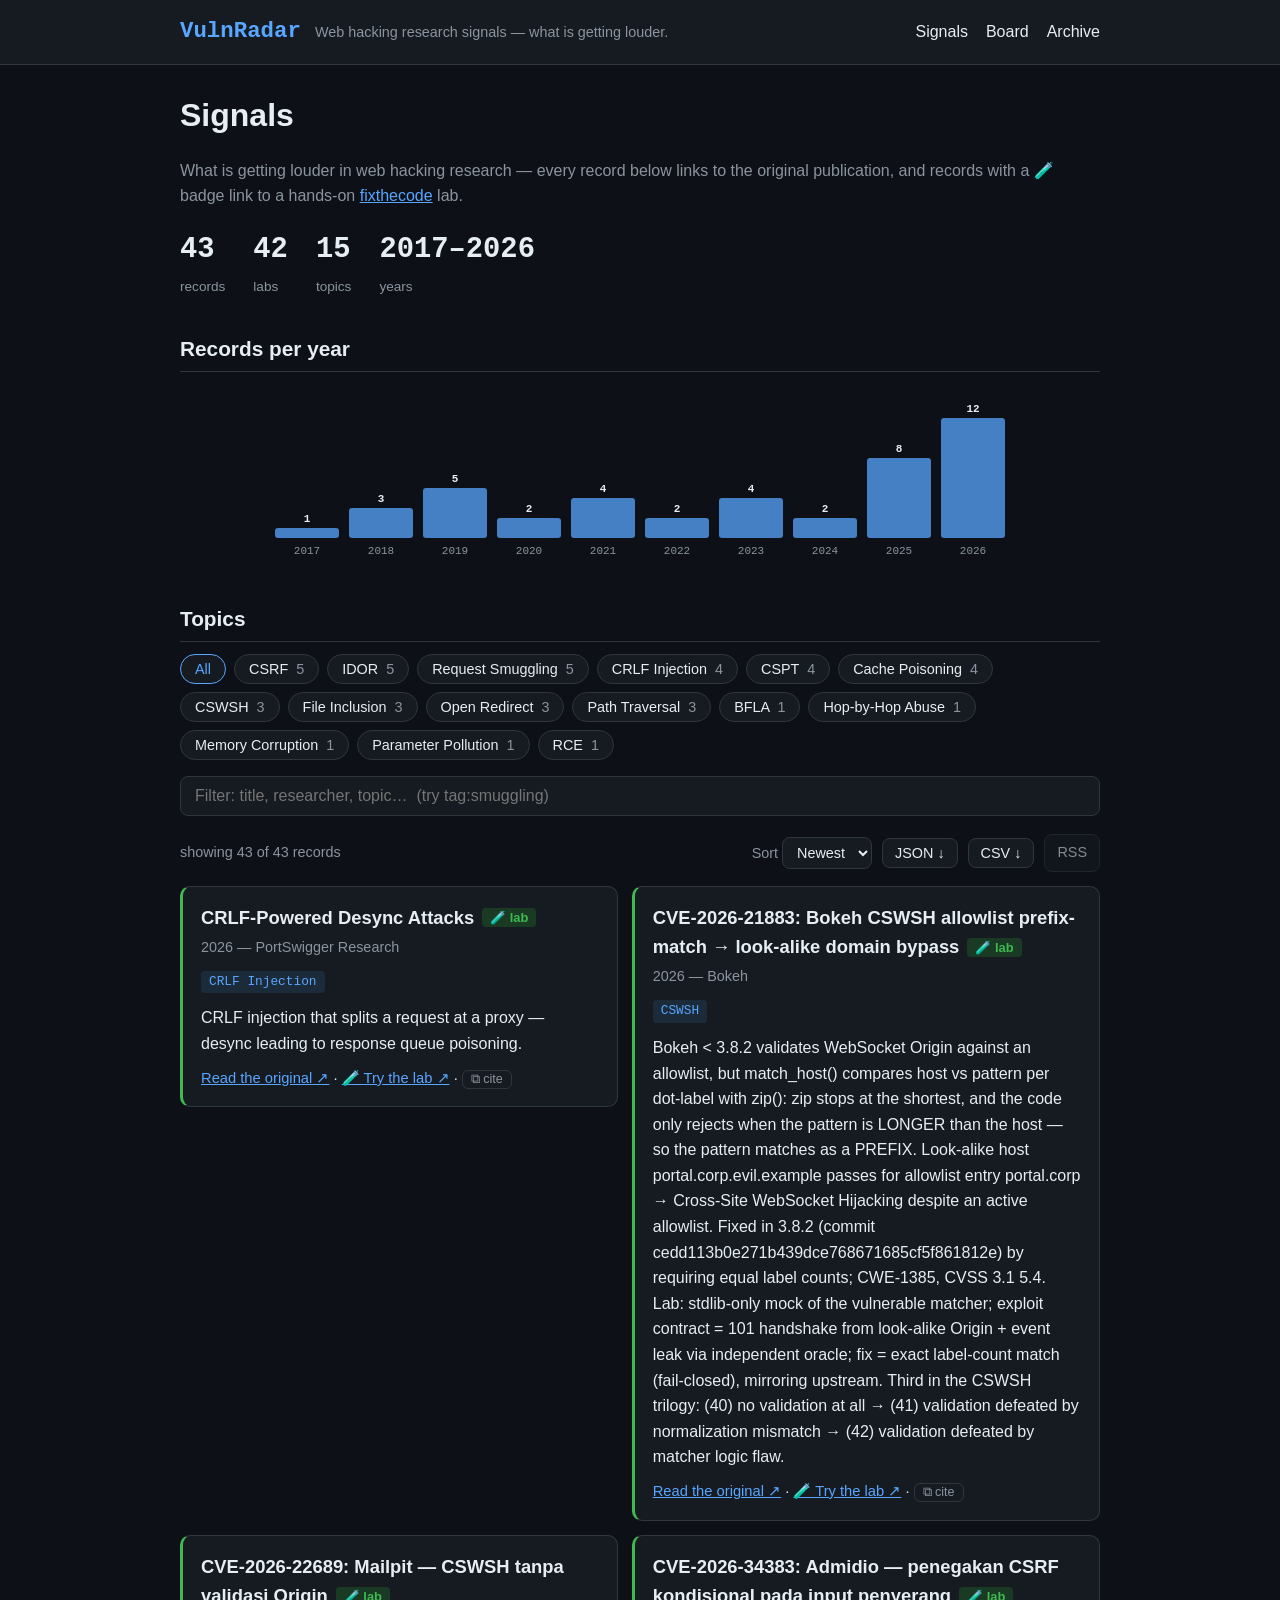
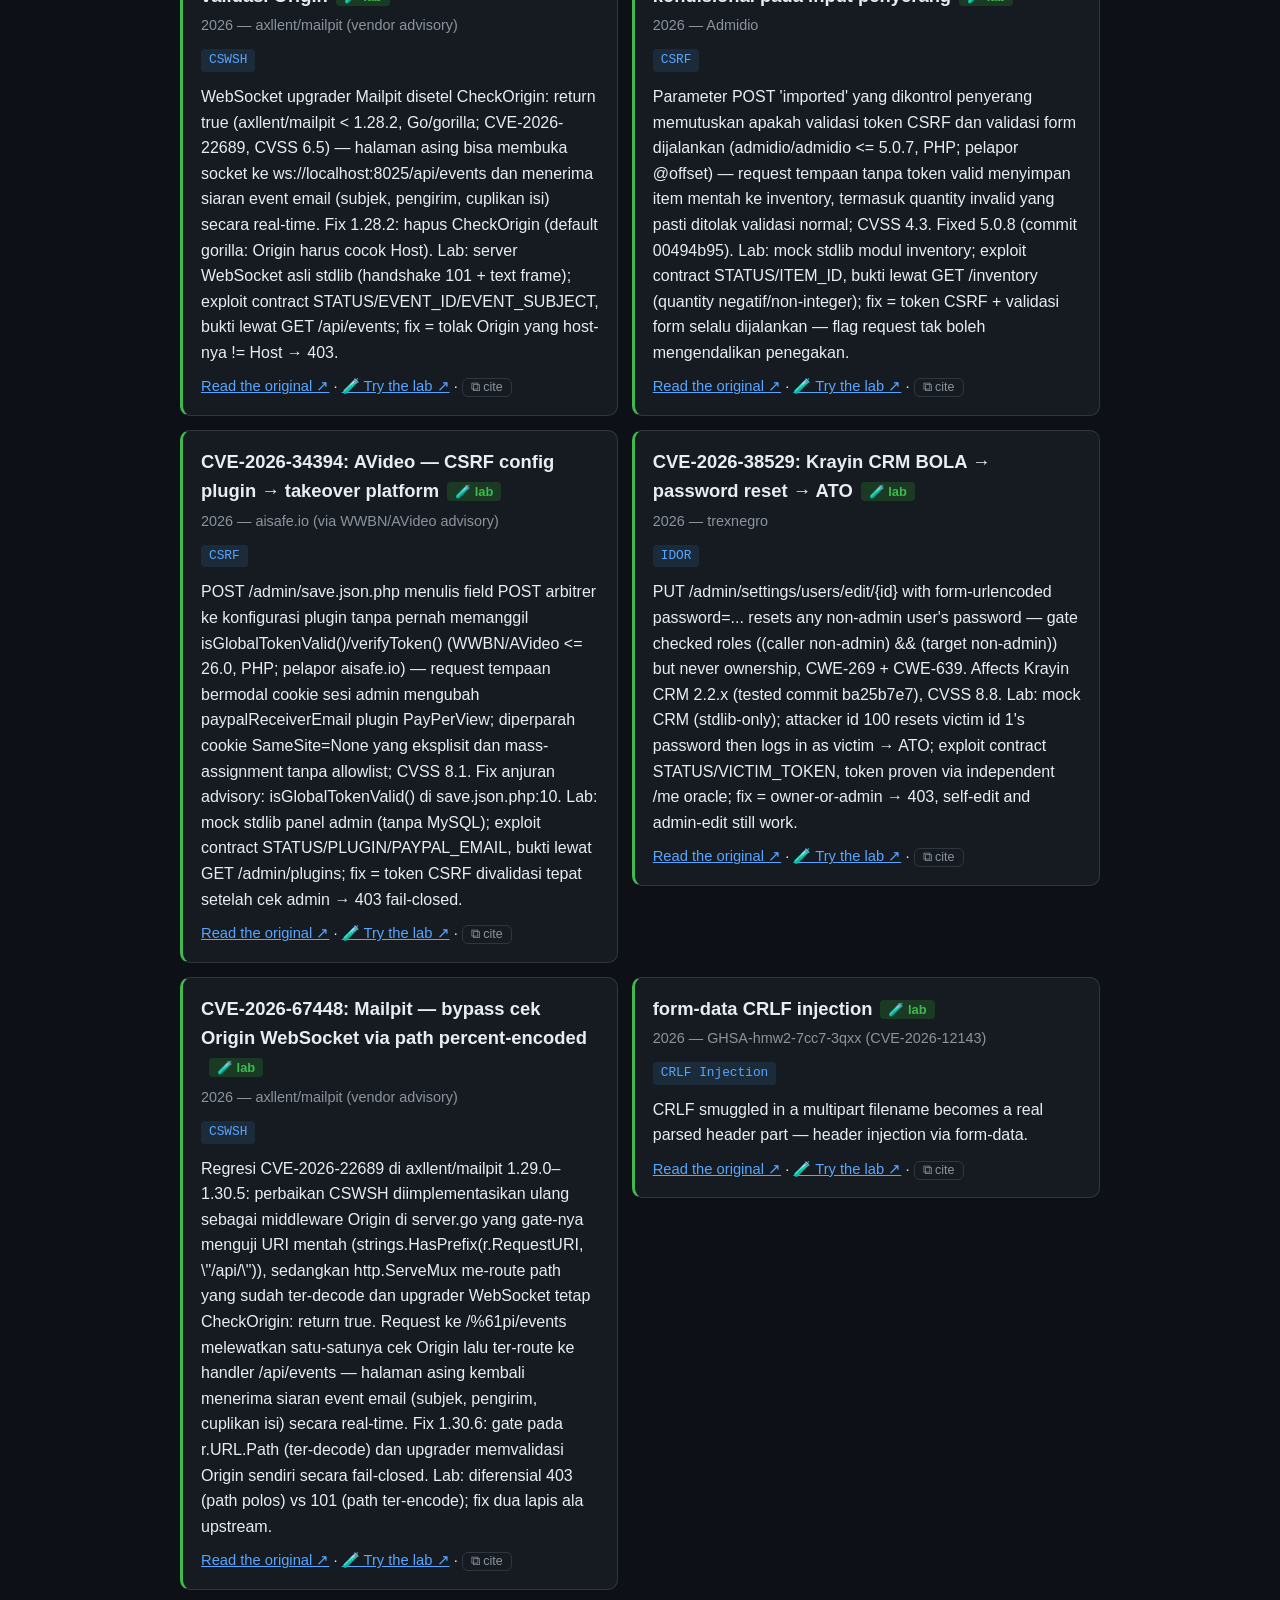
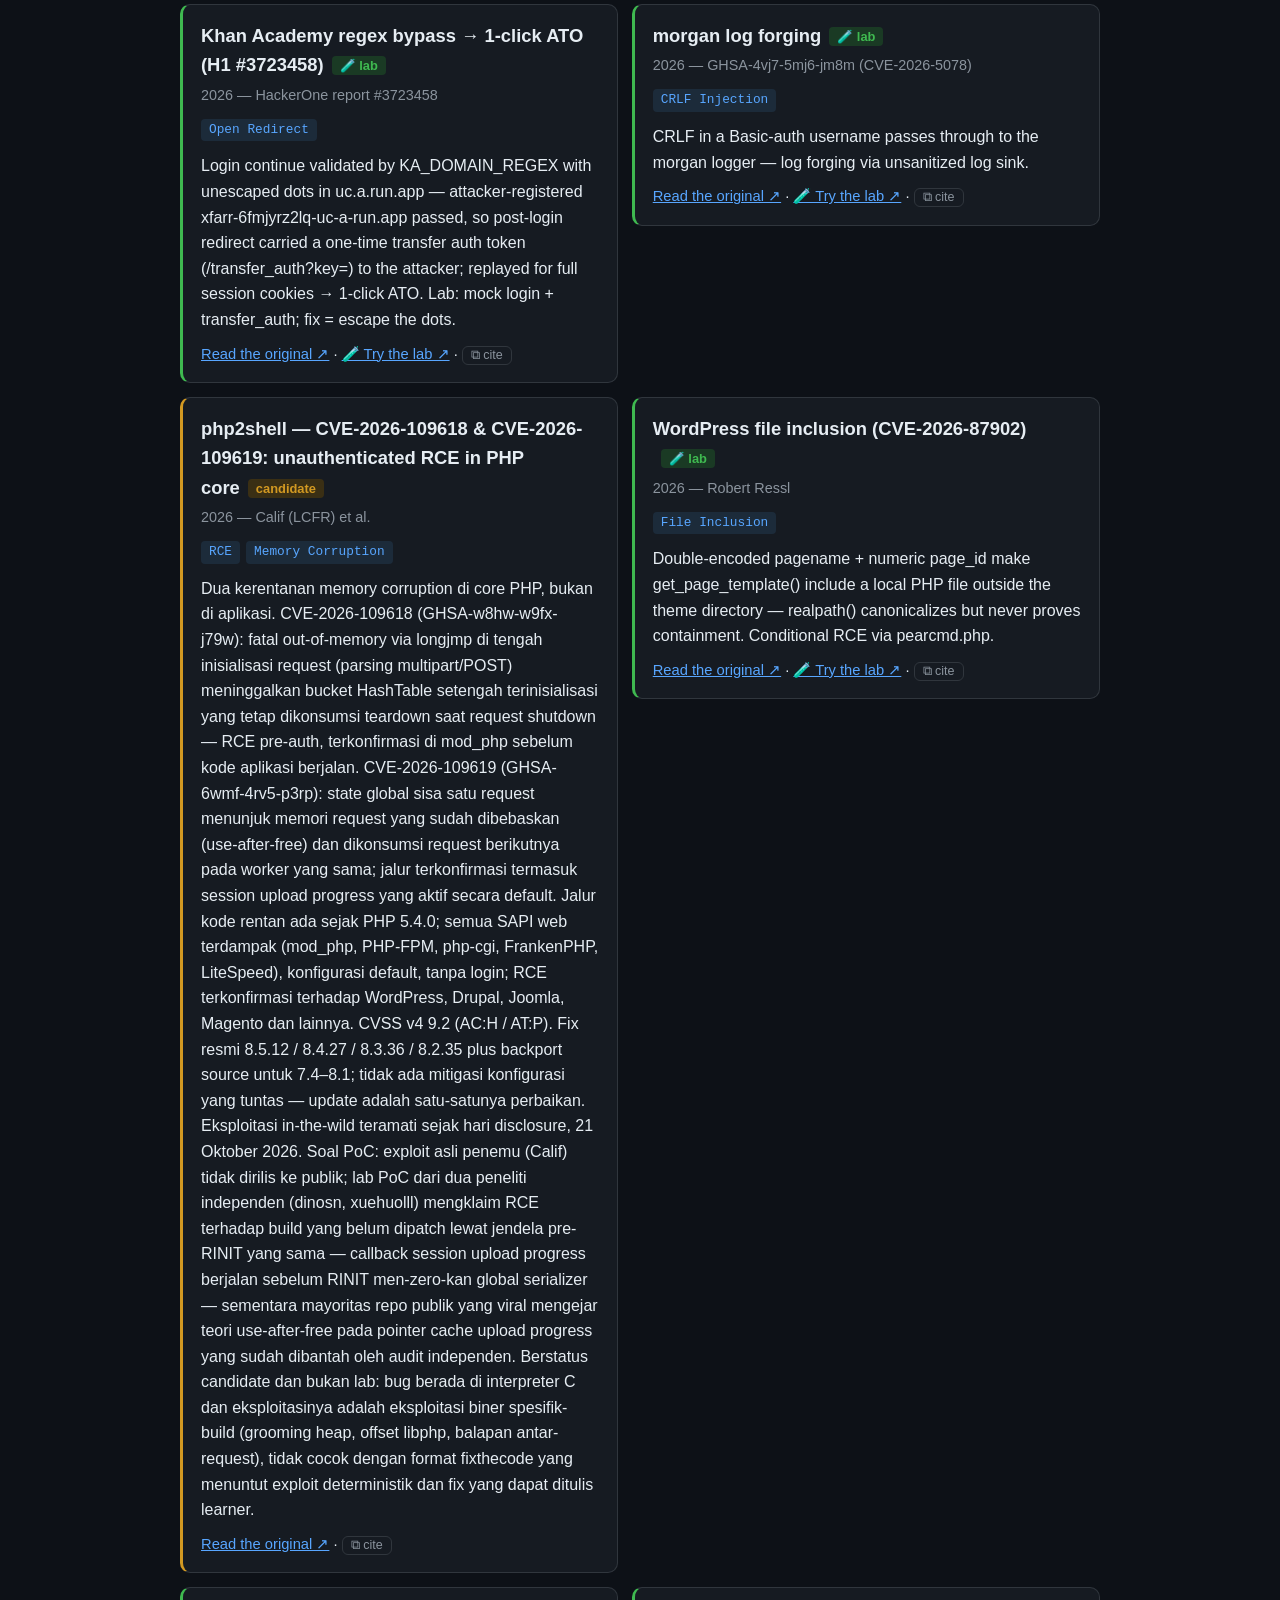
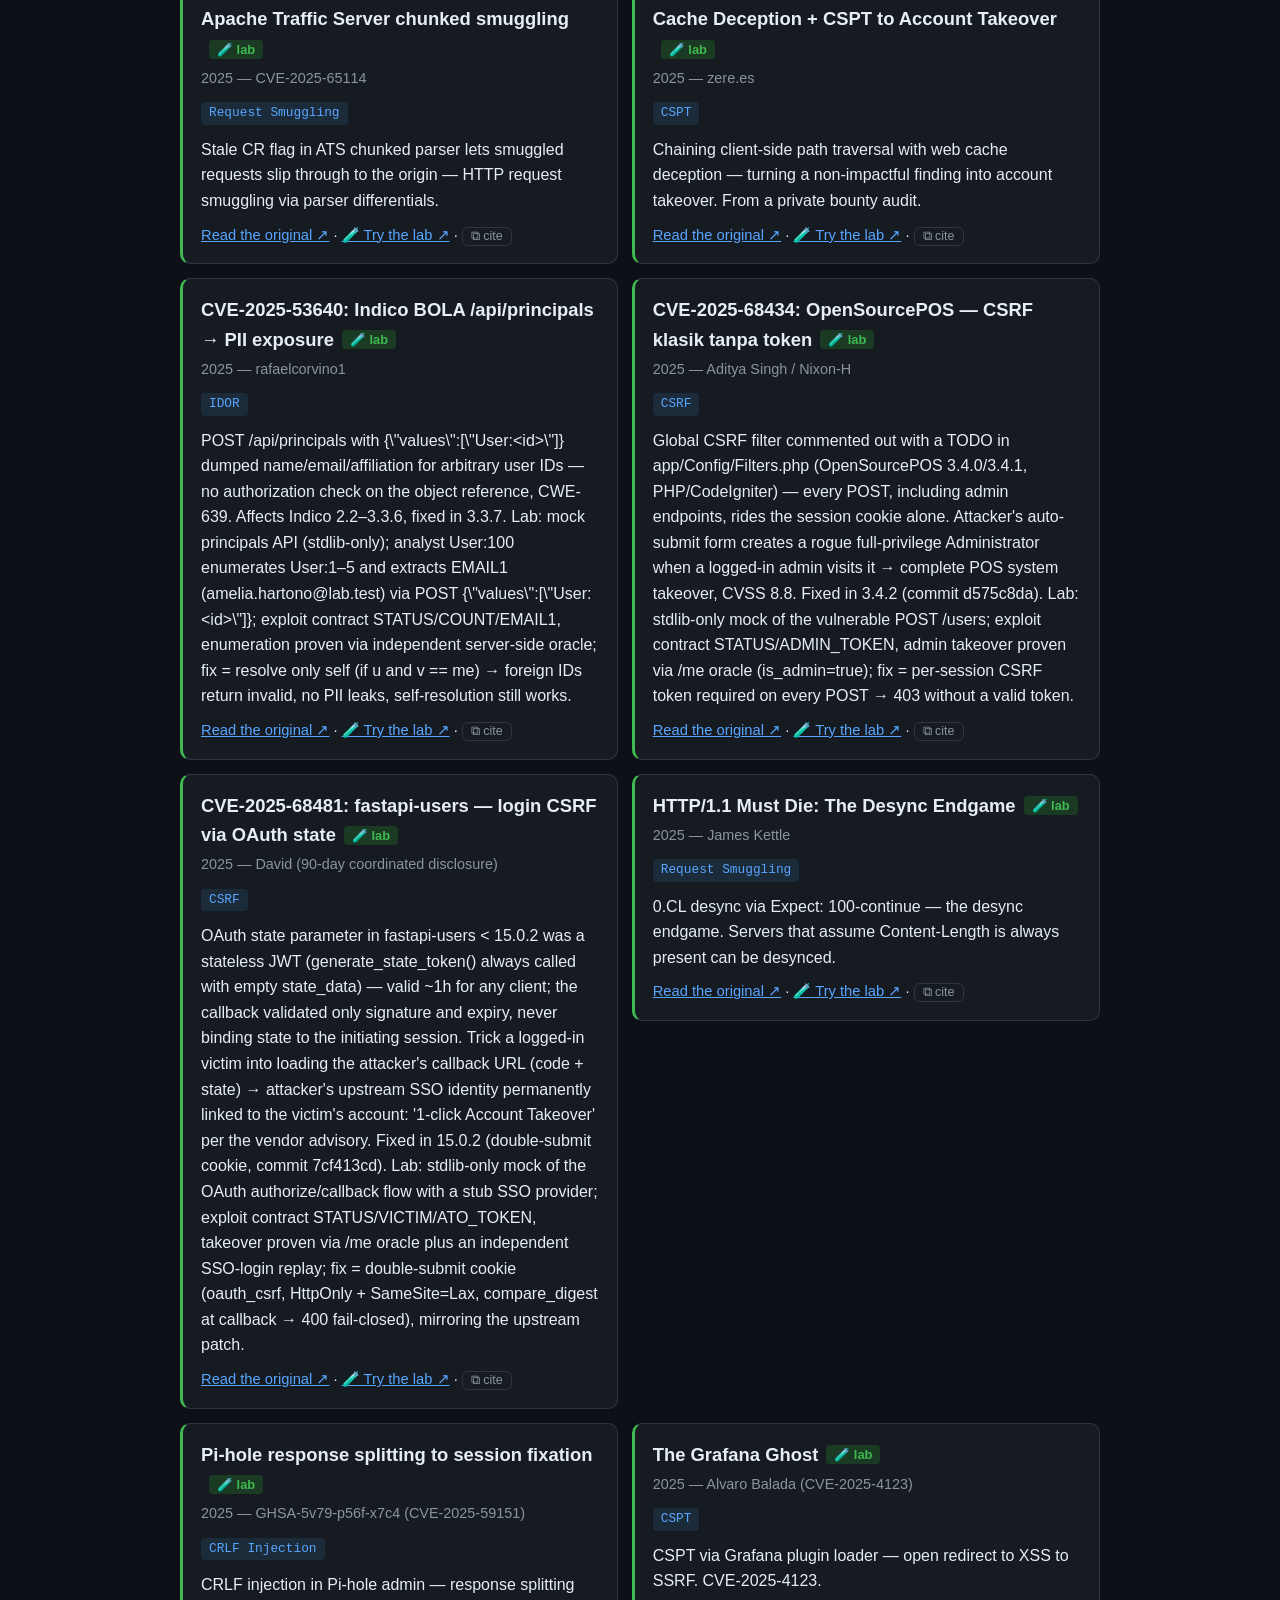
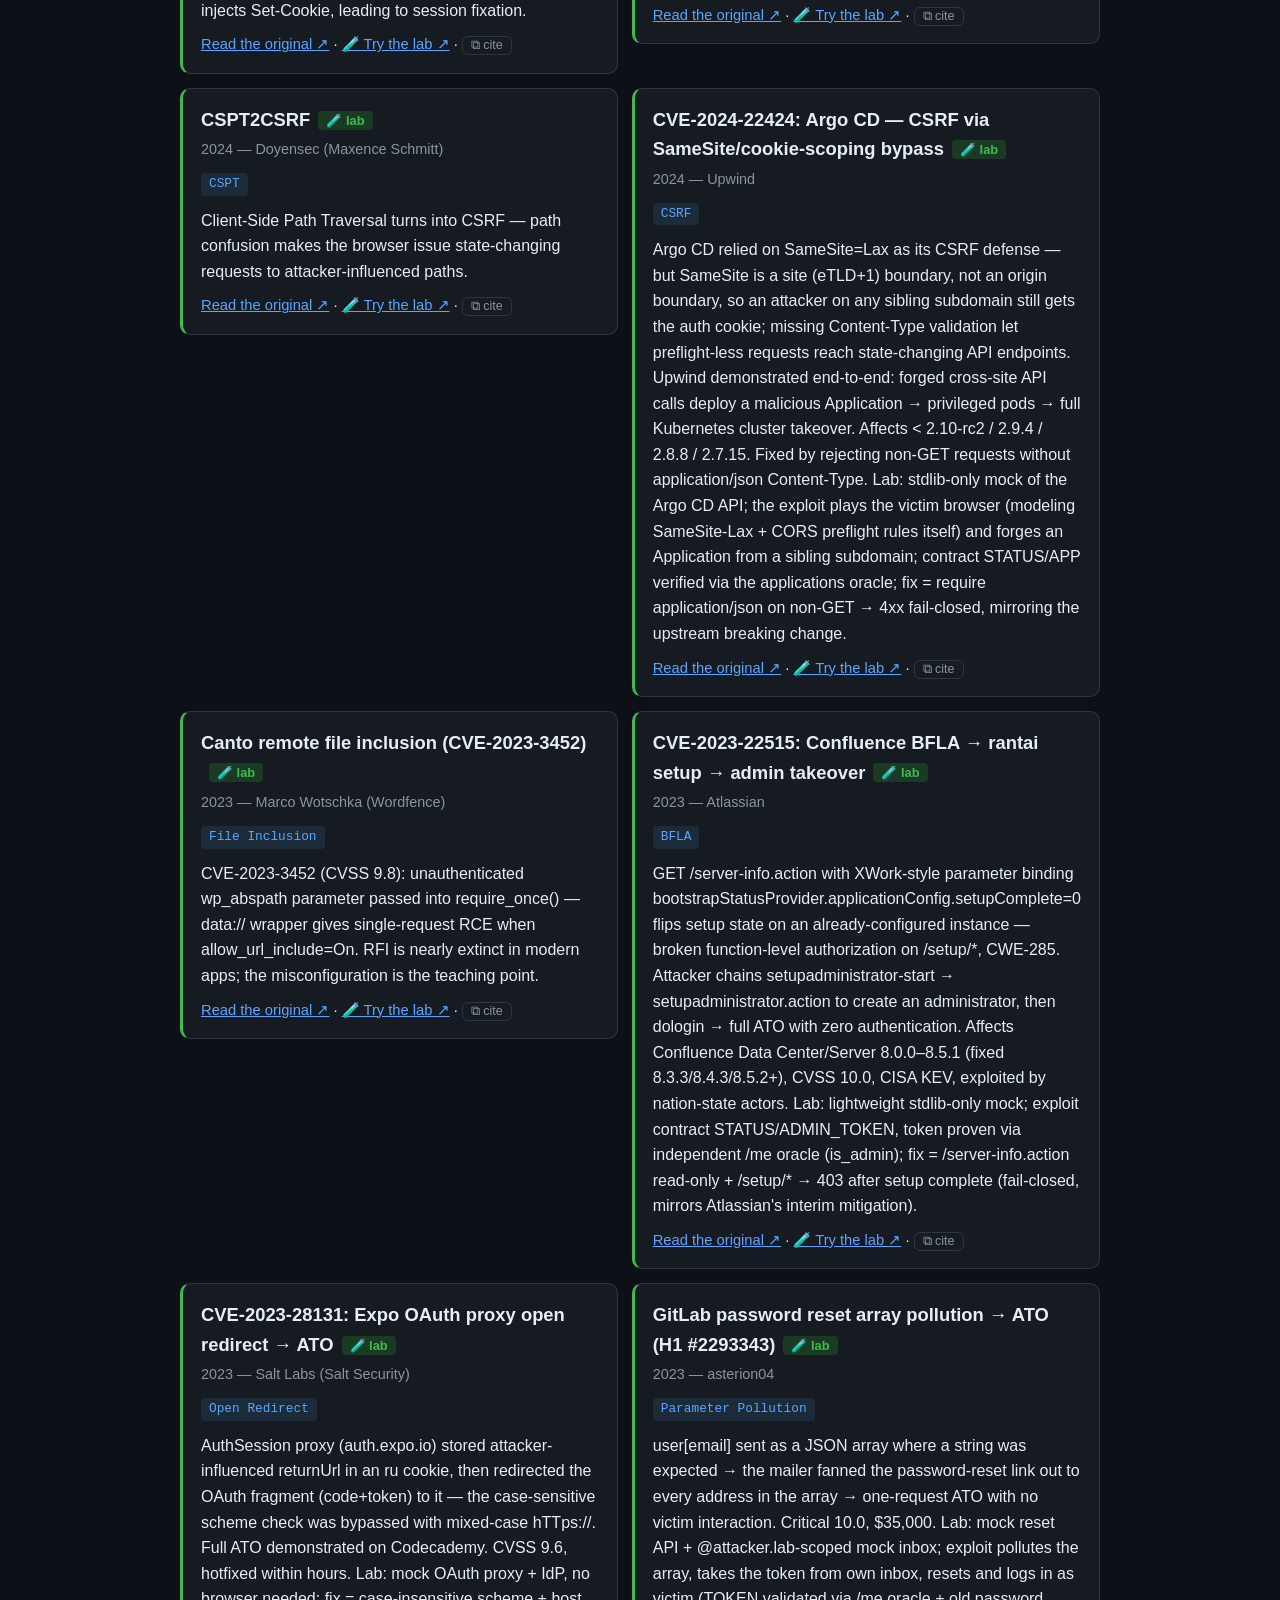
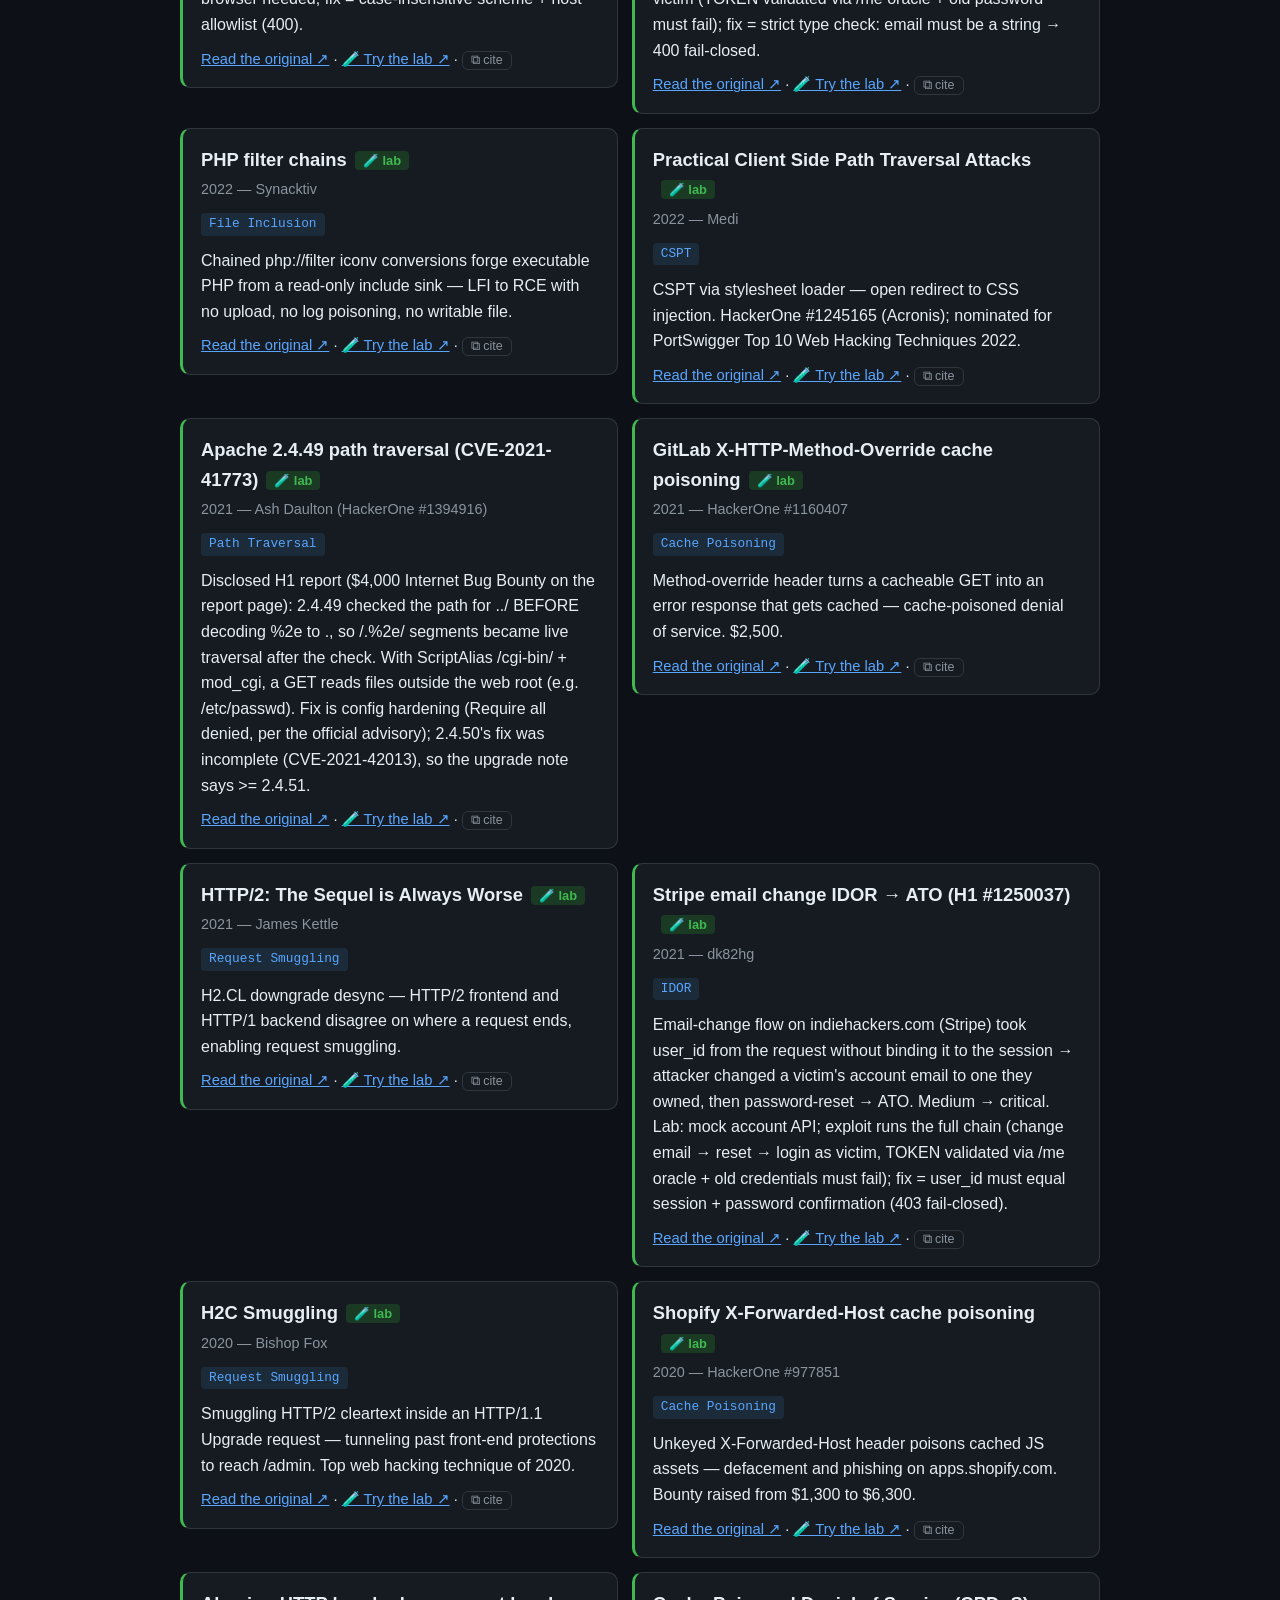
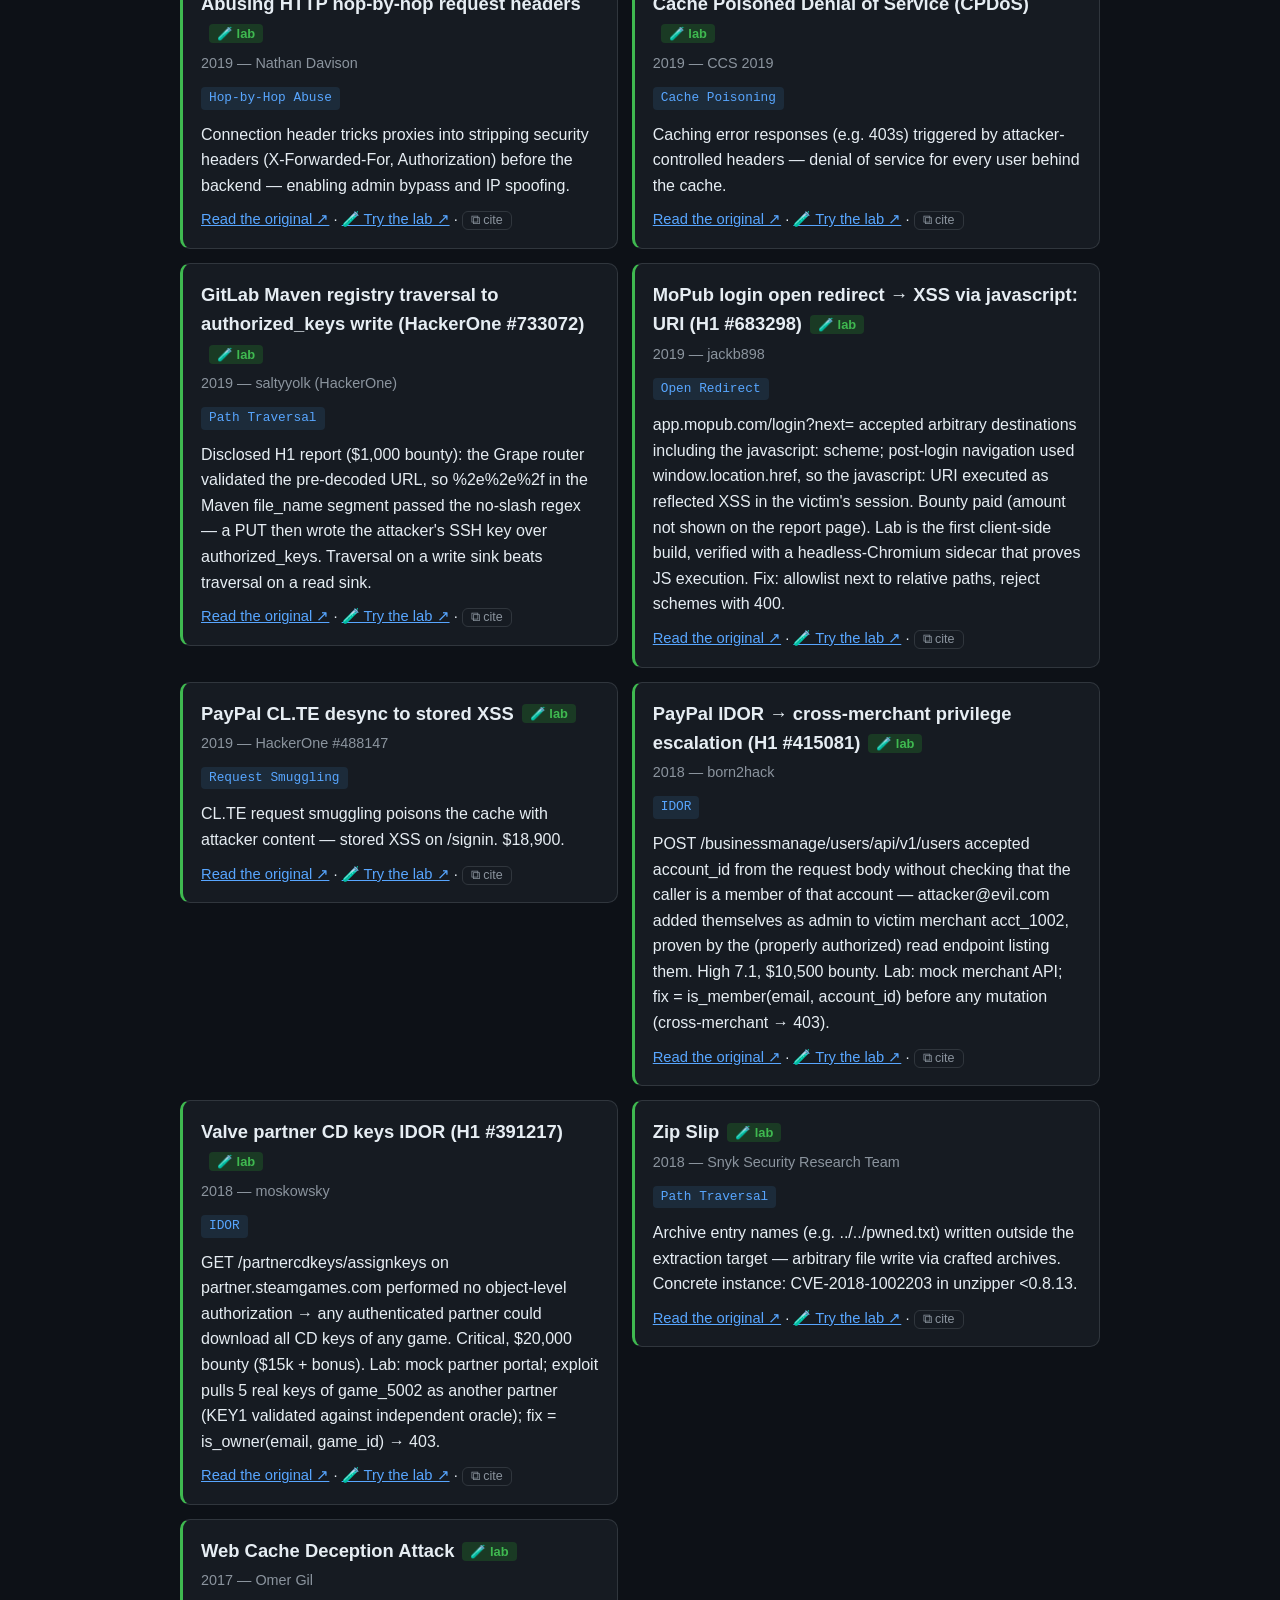
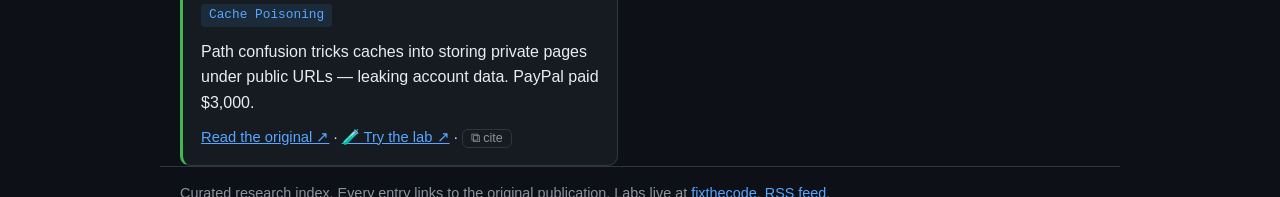
<file: docs/index.html>
<!DOCTYPE html>
<html lang="en">
<head>
<meta charset="utf-8">
<meta name="viewport" content="width=device-width, initial-scale=1">
<title>Signals — VulnRadar</title>
<link rel="stylesheet" href="style.css">
<link rel="alternate" type="application/rss+xml" title="VulnRadar" href="feed.xml">
</head>
<body>
<header class="site-header">
  <div class="wrap">
    <a class="brand" href="index.html">VulnRadar</a>
    <span class="tagline">Web hacking research signals — what is getting louder.</span>
    <nav><a href="index.html">Signals</a><a href="board.html">Board</a><a href="archive.html">Archive</a></nav>
  </div>
</header>
<main class="wrap">
<h1>Signals</h1><p class="lede">What is getting louder in web hacking research — every record below links to the original publication, and records with a 🧪 badge link to a hands-on <a href="https://github.com/hengkerrusia/fixthecode">fixthecode</a> lab.</p><div class="stats"><div><b>43</b><span>records</span></div><div><b>42</b><span>labs</span></div><div><b>15</b><span>topics</span></div><div><b>2017–2026</b><span>years</span></div></div><h2>Records per year</h2><div class="chartwrap"><svg class="chart" viewBox="0 -24 730 164" style="max-width:730px" role="img" aria-label="records per year"><g class="bar" data-year="2017" tabindex="0" role="button" aria-label="2017: 1 records, activate to filter"><title>2017 — 1 records — click to filter</title><rect x="0" y="110" width="64" height="10"/><text x="32.0" y="136" text-anchor="middle">2017</text><text x="32.0" y="104" text-anchor="middle" class="count">1</text></g><g class="bar" data-year="2018" tabindex="0" role="button" aria-label="2018: 3 records, activate to filter"><title>2018 — 3 records — click to filter</title><rect x="74" y="90" width="64" height="30"/><text x="106.0" y="136" text-anchor="middle">2018</text><text x="106.0" y="84" text-anchor="middle" class="count">3</text></g><g class="bar" data-year="2019" tabindex="0" role="button" aria-label="2019: 5 records, activate to filter"><title>2019 — 5 records — click to filter</title><rect x="148" y="70" width="64" height="50"/><text x="180.0" y="136" text-anchor="middle">2019</text><text x="180.0" y="64" text-anchor="middle" class="count">5</text></g><g class="bar" data-year="2020" tabindex="0" role="button" aria-label="2020: 2 records, activate to filter"><title>2020 — 2 records — click to filter</title><rect x="222" y="100" width="64" height="20"/><text x="254.0" y="136" text-anchor="middle">2020</text><text x="254.0" y="94" text-anchor="middle" class="count">2</text></g><g class="bar" data-year="2021" tabindex="0" role="button" aria-label="2021: 4 records, activate to filter"><title>2021 — 4 records — click to filter</title><rect x="296" y="80" width="64" height="40"/><text x="328.0" y="136" text-anchor="middle">2021</text><text x="328.0" y="74" text-anchor="middle" class="count">4</text></g><g class="bar" data-year="2022" tabindex="0" role="button" aria-label="2022: 2 records, activate to filter"><title>2022 — 2 records — click to filter</title><rect x="370" y="100" width="64" height="20"/><text x="402.0" y="136" text-anchor="middle">2022</text><text x="402.0" y="94" text-anchor="middle" class="count">2</text></g><g class="bar" data-year="2023" tabindex="0" role="button" aria-label="2023: 4 records, activate to filter"><title>2023 — 4 records — click to filter</title><rect x="444" y="80" width="64" height="40"/><text x="476.0" y="136" text-anchor="middle">2023</text><text x="476.0" y="74" text-anchor="middle" class="count">4</text></g><g class="bar" data-year="2024" tabindex="0" role="button" aria-label="2024: 2 records, activate to filter"><title>2024 — 2 records — click to filter</title><rect x="518" y="100" width="64" height="20"/><text x="550.0" y="136" text-anchor="middle">2024</text><text x="550.0" y="94" text-anchor="middle" class="count">2</text></g><g class="bar" data-year="2025" tabindex="0" role="button" aria-label="2025: 8 records, activate to filter"><title>2025 — 8 records — click to filter</title><rect x="592" y="40" width="64" height="80"/><text x="624.0" y="136" text-anchor="middle">2025</text><text x="624.0" y="34" text-anchor="middle" class="count">8</text></g><g class="bar" data-year="2026" tabindex="0" role="button" aria-label="2026: 12 records, activate to filter"><title>2026 — 12 records — click to filter</title><rect x="666" y="0" width="64" height="120"/><text x="698.0" y="136" text-anchor="middle">2026</text><text x="698.0" y="-6" text-anchor="middle" class="count">12</text></g></svg></div><h2>Topics</h2><div class="filters"><button class="filter active" data-topic="">All</button><button class="filter" data-topic="CSRF">CSRF <i>5</i></button><button class="filter" data-topic="IDOR">IDOR <i>5</i></button><button class="filter" data-topic="Request Smuggling">Request Smuggling <i>5</i></button><button class="filter" data-topic="CRLF Injection">CRLF Injection <i>4</i></button><button class="filter" data-topic="CSPT">CSPT <i>4</i></button><button class="filter" data-topic="Cache Poisoning">Cache Poisoning <i>4</i></button><button class="filter" data-topic="CSWSH">CSWSH <i>3</i></button><button class="filter" data-topic="File Inclusion">File Inclusion <i>3</i></button><button class="filter" data-topic="Open Redirect">Open Redirect <i>3</i></button><button class="filter" data-topic="Path Traversal">Path Traversal <i>3</i></button><button class="filter" data-topic="BFLA">BFLA <i>1</i></button><button class="filter" data-topic="Hop-by-Hop Abuse">Hop-by-Hop Abuse <i>1</i></button><button class="filter" data-topic="Memory Corruption">Memory Corruption <i>1</i></button><button class="filter" data-topic="Parameter Pollution">Parameter Pollution <i>1</i></button><button class="filter" data-topic="RCE">RCE <i>1</i></button></div><input id="q" type="search" placeholder="Filter: title, researcher, topic…  (try tag:smuggling)"><div class="toolbar"><span id="count" aria-live="polite"></span><label class="sortwrap">Sort <select id="sort" aria-label="sort records"><option value="newest">Newest</option><option value="oldest">Oldest</option><option value="az">A–Z</option></select></label><button id="exp-json" class="toolbtn" title="Download the current view as JSON">JSON ↓</button><button id="exp-csv" class="toolbtn" title="Download the current view as CSV">CSV ↓</button><a class="toolbtn link" href="feed.xml" title="RSS feed of records">RSS</a></div><div id="activefilters"></div><div id="cards"></div><script>const TOPICS = ["BFLA", "CRLF Injection", "CSPT", "CSRF", "CSWSH", "Cache Poisoning", "File Inclusion", "Hop-by-Hop Abuse", "IDOR", "Memory Corruption", "Open Redirect", "Parameter Pollution", "Path Traversal", "RCE", "Request Smuggling"];</script>
<script src="app.js"></script>
</main>
<footer class="wrap"><p>Curated research index. Every entry links to the original publication. Labs live at <a href="https://github.com/hengkerrusia/fixthecode">fixthecode</a>. <a href="feed.xml">RSS feed</a>.</p></footer>
</body>
</html>
</file>
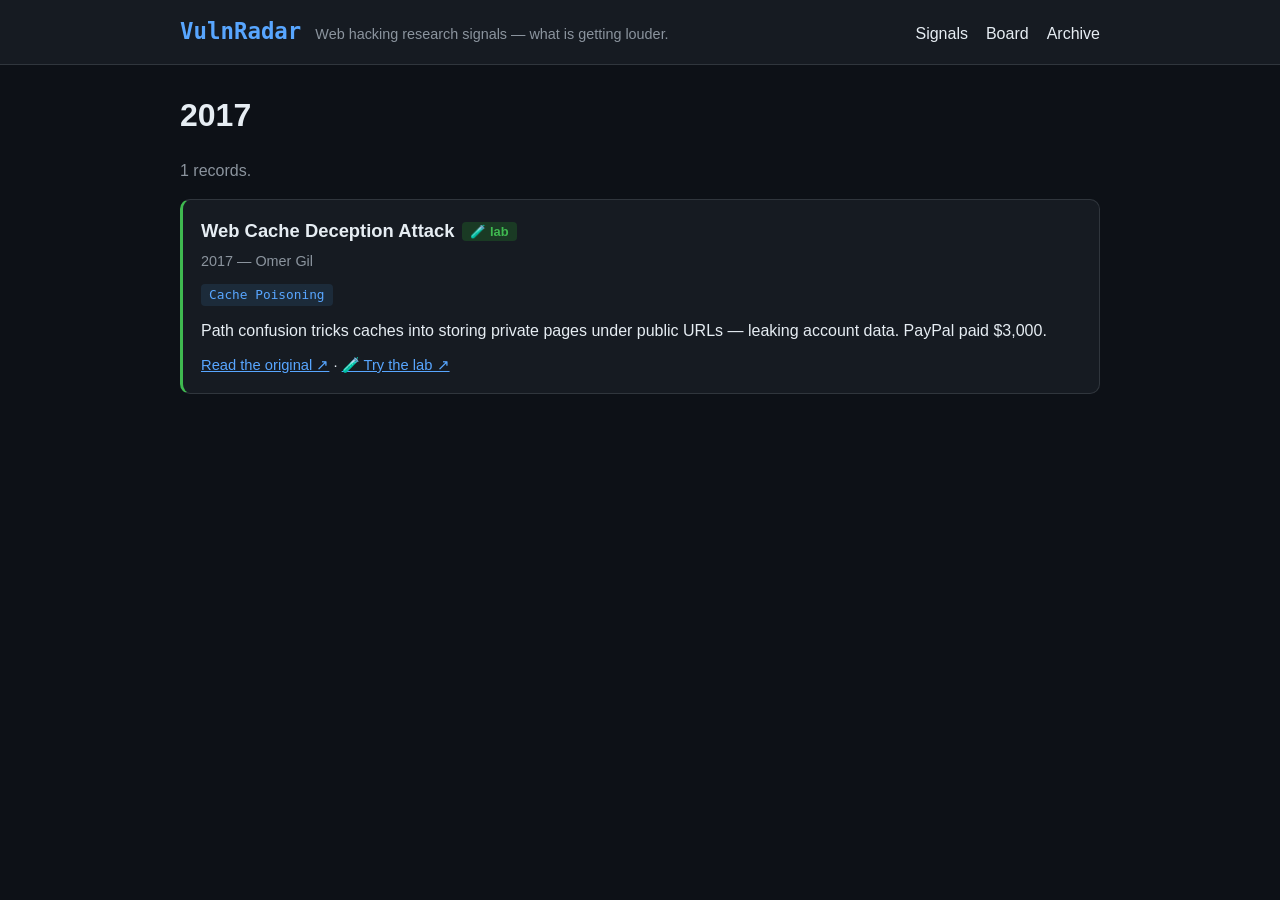
<file: docs/2017.html>
<!DOCTYPE html>
<html lang="en">
<head>
<meta charset="utf-8">
<meta name="viewport" content="width=device-width, initial-scale=1">
<title>2017 — VulnRadar</title>
<link rel="stylesheet" href="style.css">
<link rel="alternate" type="application/rss+xml" title="VulnRadar" href="feed.xml">
</head>
<body>
<header class="site-header">
  <div class="wrap">
    <a class="brand" href="index.html">VulnRadar</a>
    <span class="tagline">Web hacking research signals — what is getting louder.</span>
    <nav><a href="index.html">Signals</a><a href="board.html">Board</a><a href="archive.html">Archive</a></nav>
  </div>
</header>
<main class="wrap">
<h1>2017</h1><p class="lede">1 records.</p><article class="card lab">
  <h3>Web Cache Deception Attack<span class="badge lab">🧪 lab</span></h3>
  <div class="meta">2017 — Omer Gil</div>
  <div class="topics"><span class="topic">Cache Poisoning</span></div>
  <p>Path confusion tricks caches into storing private pages under public URLs — leaking account data. PayPal paid $3,000.</p>
  <div class="links"><a href="https://omergil.blogspot.com/2017/02/web-cache-deception-attack.html" target="_blank" rel="noopener">Read the original ↗</a> · <a href="https://github.com/hengkerrusia/fixthecode/tree/main/labs/web/02-web-cache-deception" target="_blank" rel="noopener">🧪 Try the lab ↗</a></div>
</article>
</main>
</body>
</html>
</file>
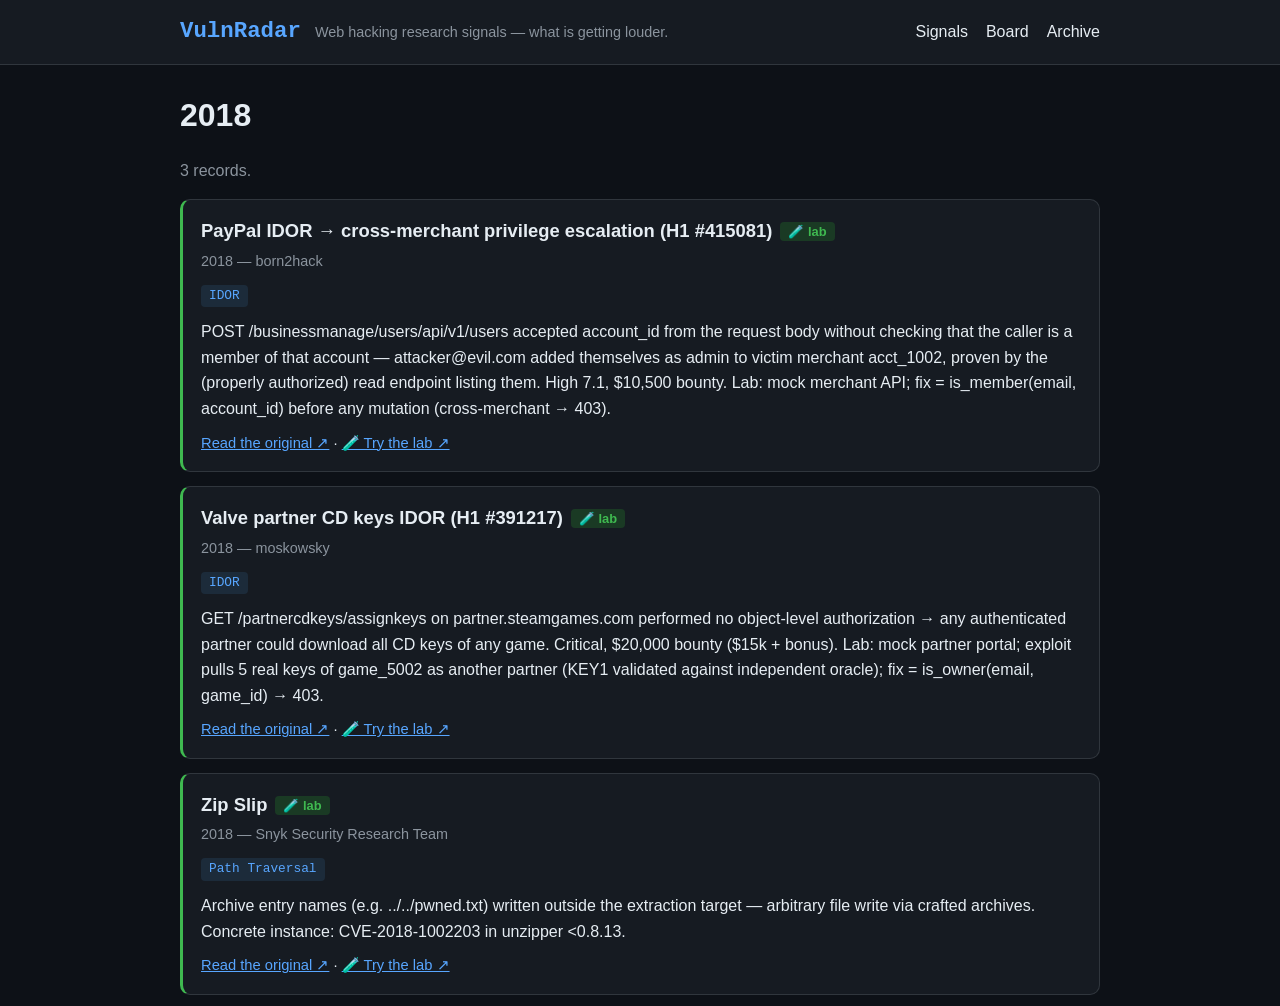
<file: docs/2018.html>
<!DOCTYPE html>
<html lang="en">
<head>
<meta charset="utf-8">
<meta name="viewport" content="width=device-width, initial-scale=1">
<title>2018 — VulnRadar</title>
<link rel="stylesheet" href="style.css">
<link rel="alternate" type="application/rss+xml" title="VulnRadar" href="feed.xml">
</head>
<body>
<header class="site-header">
  <div class="wrap">
    <a class="brand" href="index.html">VulnRadar</a>
    <span class="tagline">Web hacking research signals — what is getting louder.</span>
    <nav><a href="index.html">Signals</a><a href="board.html">Board</a><a href="archive.html">Archive</a></nav>
  </div>
</header>
<main class="wrap">
<h1>2018</h1><p class="lede">3 records.</p><article class="card lab">
  <h3>PayPal IDOR → cross-merchant privilege escalation (H1 #415081)<span class="badge lab">🧪 lab</span></h3>
  <div class="meta">2018 — born2hack</div>
  <div class="topics"><span class="topic">IDOR</span></div>
  <p>POST /businessmanage/users/api/v1/users accepted account_id from the request body without checking that the caller is a member of that account — attacker@evil.com added themselves as admin to victim merchant acct_1002, proven by the (properly authorized) read endpoint listing them. High 7.1, $10,500 bounty. Lab: mock merchant API; fix = is_member(email, account_id) before any mutation (cross-merchant → 403).</p>
  <div class="links"><a href="https://hackerone.com/reports/415081" target="_blank" rel="noopener">Read the original ↗</a> · <a href="https://github.com/hengkerrusia/fixthecode/tree/main/labs/web/28-paypal-idor-privesc" target="_blank" rel="noopener">🧪 Try the lab ↗</a></div>
</article>
<article class="card lab">
  <h3>Valve partner CD keys IDOR (H1 #391217)<span class="badge lab">🧪 lab</span></h3>
  <div class="meta">2018 — moskowsky</div>
  <div class="topics"><span class="topic">IDOR</span></div>
  <p>GET /partnercdkeys/assignkeys on partner.steamgames.com performed no object-level authorization → any authenticated partner could download all CD keys of any game. Critical, $20,000 bounty ($15k + bonus). Lab: mock partner portal; exploit pulls 5 real keys of game_5002 as another partner (KEY1 validated against independent oracle); fix = is_owner(email, game_id) → 403.</p>
  <div class="links"><a href="https://hackerone.com/reports/391217" target="_blank" rel="noopener">Read the original ↗</a> · <a href="https://github.com/hengkerrusia/fixthecode/tree/main/labs/web/29-valve-cdkeys-idor" target="_blank" rel="noopener">🧪 Try the lab ↗</a></div>
</article>
<article class="card lab">
  <h3>Zip Slip<span class="badge lab">🧪 lab</span></h3>
  <div class="meta">2018 — Snyk Security Research Team</div>
  <div class="topics"><span class="topic">Path Traversal</span></div>
  <p>Archive entry names (e.g. ../../pwned.txt) written outside the extraction target — arbitrary file write via crafted archives. Concrete instance: CVE-2018-1002203 in unzipper &lt;0.8.13.</p>
  <div class="links"><a href="https://security.snyk.io/research/zip-slip-vulnerability" target="_blank" rel="noopener">Read the original ↗</a> · <a href="https://github.com/hengkerrusia/fixthecode/tree/main/labs/web/19-zip-slip" target="_blank" rel="noopener">🧪 Try the lab ↗</a></div>
</article>
</main>
</body>
</html>
</file>
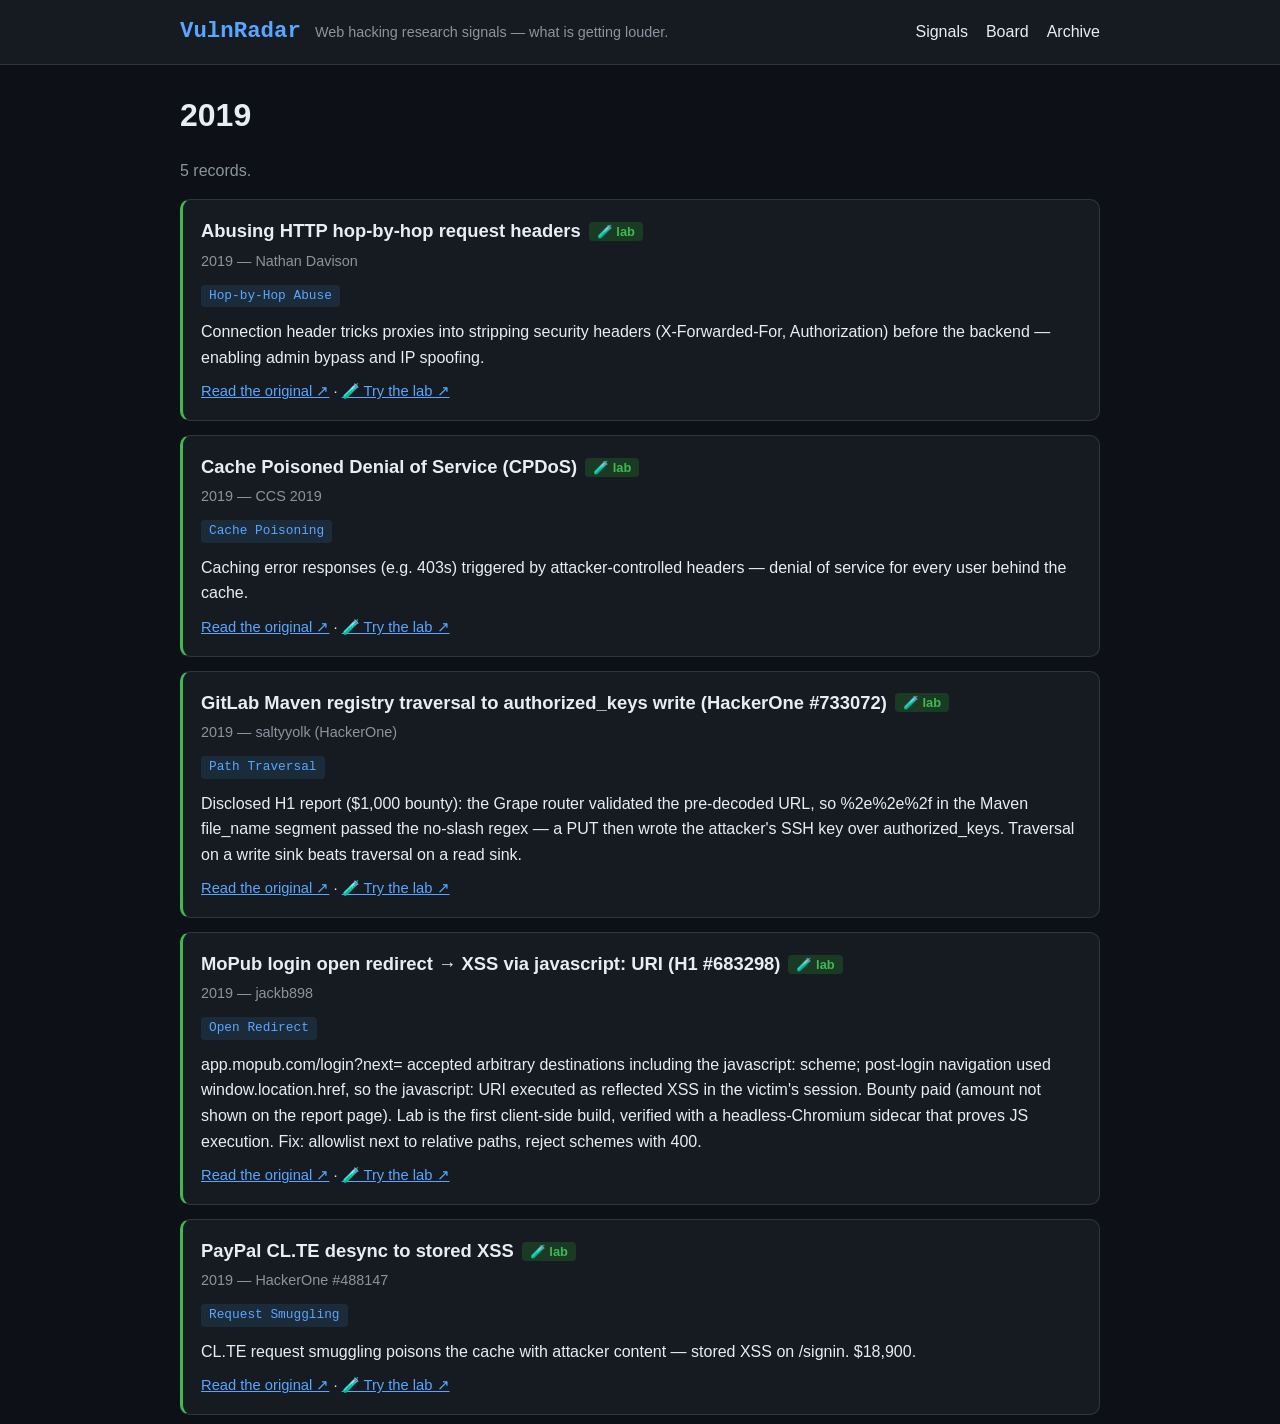
<file: docs/2019.html>
<!DOCTYPE html>
<html lang="en">
<head>
<meta charset="utf-8">
<meta name="viewport" content="width=device-width, initial-scale=1">
<title>2019 — VulnRadar</title>
<link rel="stylesheet" href="style.css">
<link rel="alternate" type="application/rss+xml" title="VulnRadar" href="feed.xml">
</head>
<body>
<header class="site-header">
  <div class="wrap">
    <a class="brand" href="index.html">VulnRadar</a>
    <span class="tagline">Web hacking research signals — what is getting louder.</span>
    <nav><a href="index.html">Signals</a><a href="board.html">Board</a><a href="archive.html">Archive</a></nav>
  </div>
</header>
<main class="wrap">
<h1>2019</h1><p class="lede">5 records.</p><article class="card lab">
  <h3>Abusing HTTP hop-by-hop request headers<span class="badge lab">🧪 lab</span></h3>
  <div class="meta">2019 — Nathan Davison</div>
  <div class="topics"><span class="topic">Hop-by-Hop Abuse</span></div>
  <p>Connection header tricks proxies into stripping security headers (X-Forwarded-For, Authorization) before the backend — enabling admin bypass and IP spoofing.</p>
  <div class="links"><a href="https://nathandavison.com/blog/abusing-http-hop-by-hop-request-headers" target="_blank" rel="noopener">Read the original ↗</a> · <a href="https://github.com/hengkerrusia/fixthecode/tree/main/labs/web/01-hop-by-hop-xff-bypass" target="_blank" rel="noopener">🧪 Try the lab ↗</a></div>
</article>
<article class="card lab">
  <h3>Cache Poisoned Denial of Service (CPDoS)<span class="badge lab">🧪 lab</span></h3>
  <div class="meta">2019 — CCS 2019</div>
  <div class="topics"><span class="topic">Cache Poisoning</span></div>
  <p>Caching error responses (e.g. 403s) triggered by attacker-controlled headers — denial of service for every user behind the cache.</p>
  <div class="links"><a href="https://cpdos.org/" target="_blank" rel="noopener">Read the original ↗</a> · <a href="https://github.com/hengkerrusia/fixthecode/tree/main/labs/web/05-cpdos-error-caching" target="_blank" rel="noopener">🧪 Try the lab ↗</a></div>
</article>
<article class="card lab">
  <h3>GitLab Maven registry traversal to authorized_keys write (HackerOne #733072)<span class="badge lab">🧪 lab</span></h3>
  <div class="meta">2019 — saltyyolk (HackerOne)</div>
  <div class="topics"><span class="topic">Path Traversal</span></div>
  <p>Disclosed H1 report ($1,000 bounty): the Grape router validated the pre-decoded URL, so %2e%2e%2f in the Maven file_name segment passed the no-slash regex — a PUT then wrote the attacker&#x27;s SSH key over authorized_keys. Traversal on a write sink beats traversal on a read sink.</p>
  <div class="links"><a href="https://hackerone.com/reports/733072" target="_blank" rel="noopener">Read the original ↗</a> · <a href="https://github.com/hengkerrusia/fixthecode/tree/main/labs/web/23-gitlab-maven-traversal" target="_blank" rel="noopener">🧪 Try the lab ↗</a></div>
</article>
<article class="card lab">
  <h3>MoPub login open redirect → XSS via javascript: URI (H1 #683298)<span class="badge lab">🧪 lab</span></h3>
  <div class="meta">2019 — jackb898</div>
  <div class="topics"><span class="topic">Open Redirect</span></div>
  <p>app.mopub.com/login?next= accepted arbitrary destinations including the javascript: scheme; post-login navigation used window.location.href, so the javascript: URI executed as reflected XSS in the victim&#x27;s session. Bounty paid (amount not shown on the report page). Lab is the first client-side build, verified with a headless-Chromium sidecar that proves JS execution. Fix: allowlist next to relative paths, reject schemes with 400.</p>
  <div class="links"><a href="https://hackerone.com/reports/683298" target="_blank" rel="noopener">Read the original ↗</a> · <a href="https://github.com/hengkerrusia/fixthecode/tree/main/labs/web/25-mopub-openredirect-xss" target="_blank" rel="noopener">🧪 Try the lab ↗</a></div>
</article>
<article class="card lab">
  <h3>PayPal CL.TE desync to stored XSS<span class="badge lab">🧪 lab</span></h3>
  <div class="meta">2019 — HackerOne #488147</div>
  <div class="topics"><span class="topic">Request Smuggling</span></div>
  <p>CL.TE request smuggling poisons the cache with attacker content — stored XSS on /signin. $18,900.</p>
  <div class="links"><a href="https://hackerone.com/reports/488147" target="_blank" rel="noopener">Read the original ↗</a> · <a href="https://github.com/hengkerrusia/fixthecode/tree/main/labs/web/08-paypal-clte-cache-poison" target="_blank" rel="noopener">🧪 Try the lab ↗</a></div>
</article>
</main>
</body>
</html>
</file>
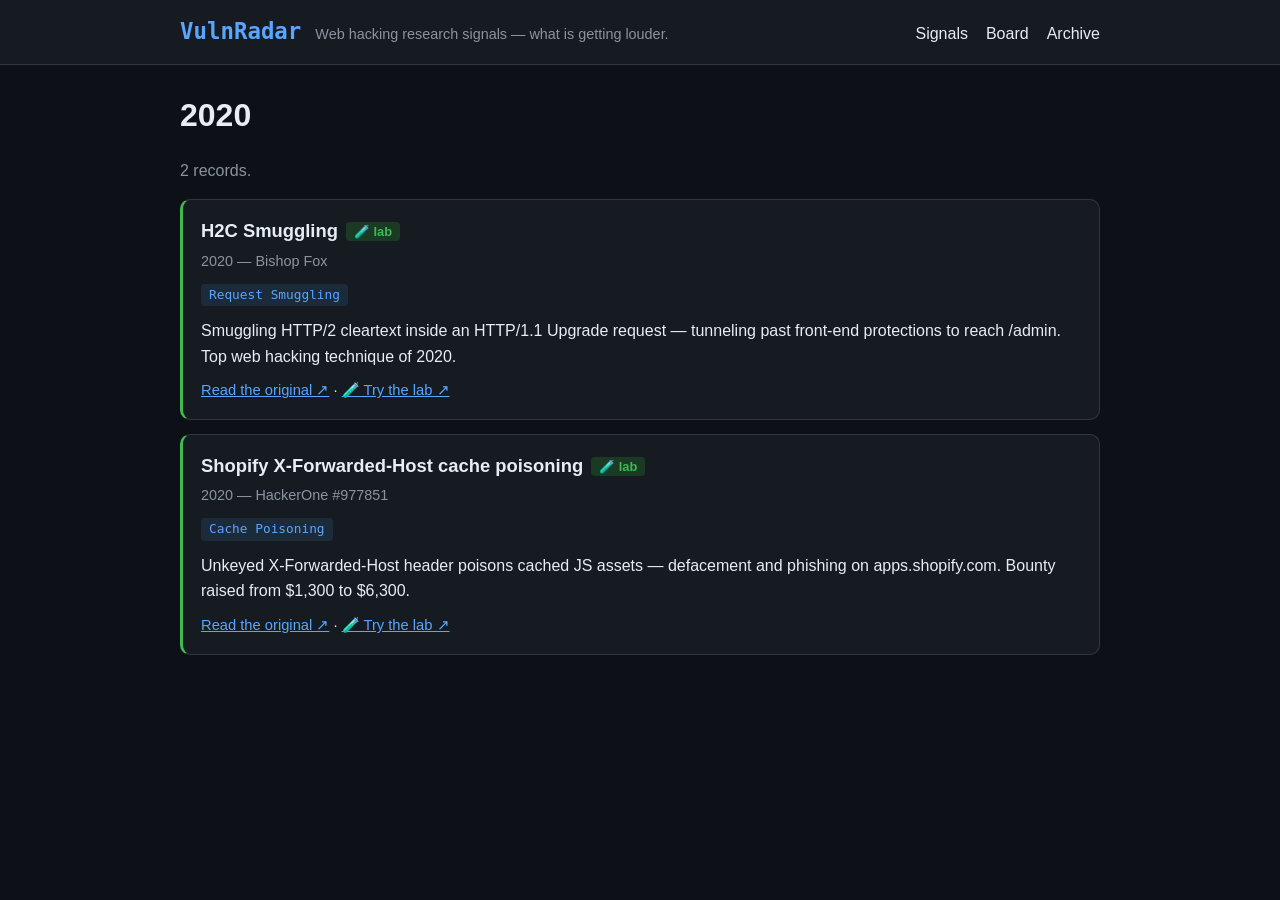
<file: docs/2020.html>
<!DOCTYPE html>
<html lang="en">
<head>
<meta charset="utf-8">
<meta name="viewport" content="width=device-width, initial-scale=1">
<title>2020 — VulnRadar</title>
<link rel="stylesheet" href="style.css">
<link rel="alternate" type="application/rss+xml" title="VulnRadar" href="feed.xml">
</head>
<body>
<header class="site-header">
  <div class="wrap">
    <a class="brand" href="index.html">VulnRadar</a>
    <span class="tagline">Web hacking research signals — what is getting louder.</span>
    <nav><a href="index.html">Signals</a><a href="board.html">Board</a><a href="archive.html">Archive</a></nav>
  </div>
</header>
<main class="wrap">
<h1>2020</h1><p class="lede">2 records.</p><article class="card lab">
  <h3>H2C Smuggling<span class="badge lab">🧪 lab</span></h3>
  <div class="meta">2020 — Bishop Fox</div>
  <div class="topics"><span class="topic">Request Smuggling</span></div>
  <p>Smuggling HTTP/2 cleartext inside an HTTP/1.1 Upgrade request — tunneling past front-end protections to reach /admin. Top web hacking technique of 2020.</p>
  <div class="links"><a href="https://bishopfox.com/blog/h2c-smuggling-request" target="_blank" rel="noopener">Read the original ↗</a> · <a href="https://github.com/hengkerrusia/fixthecode/tree/main/labs/web/06-h2c-smuggling" target="_blank" rel="noopener">🧪 Try the lab ↗</a></div>
</article>
<article class="card lab">
  <h3>Shopify X-Forwarded-Host cache poisoning<span class="badge lab">🧪 lab</span></h3>
  <div class="meta">2020 — HackerOne #977851</div>
  <div class="topics"><span class="topic">Cache Poisoning</span></div>
  <p>Unkeyed X-Forwarded-Host header poisons cached JS assets — defacement and phishing on apps.shopify.com. Bounty raised from $1,300 to $6,300.</p>
  <div class="links"><a href="https://hackerone.com/reports/977851" target="_blank" rel="noopener">Read the original ↗</a> · <a href="https://github.com/hengkerrusia/fixthecode/tree/main/labs/web/03-unkeyed-input-xfh" target="_blank" rel="noopener">🧪 Try the lab ↗</a></div>
</article>
</main>
</body>
</html>
</file>
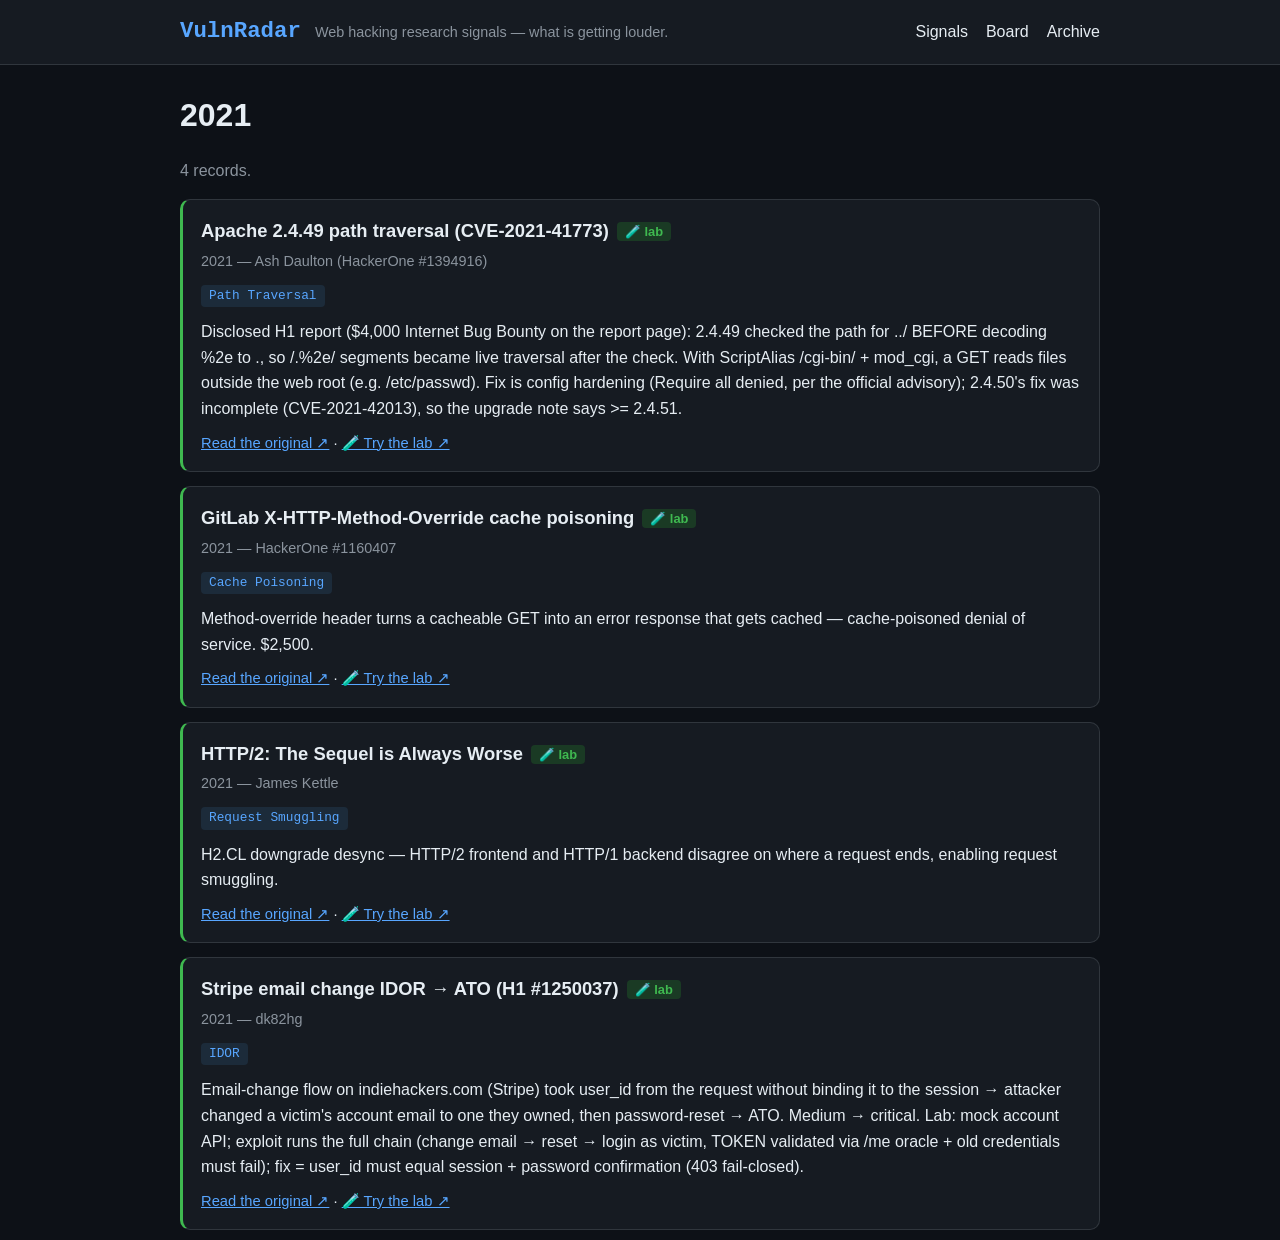
<file: docs/2021.html>
<!DOCTYPE html>
<html lang="en">
<head>
<meta charset="utf-8">
<meta name="viewport" content="width=device-width, initial-scale=1">
<title>2021 — VulnRadar</title>
<link rel="stylesheet" href="style.css">
<link rel="alternate" type="application/rss+xml" title="VulnRadar" href="feed.xml">
</head>
<body>
<header class="site-header">
  <div class="wrap">
    <a class="brand" href="index.html">VulnRadar</a>
    <span class="tagline">Web hacking research signals — what is getting louder.</span>
    <nav><a href="index.html">Signals</a><a href="board.html">Board</a><a href="archive.html">Archive</a></nav>
  </div>
</header>
<main class="wrap">
<h1>2021</h1><p class="lede">4 records.</p><article class="card lab">
  <h3>Apache 2.4.49 path traversal (CVE-2021-41773)<span class="badge lab">🧪 lab</span></h3>
  <div class="meta">2021 — Ash Daulton (HackerOne #1394916)</div>
  <div class="topics"><span class="topic">Path Traversal</span></div>
  <p>Disclosed H1 report ($4,000 Internet Bug Bounty on the report page): 2.4.49 checked the path for ../ BEFORE decoding %2e to ., so /.%2e/ segments became live traversal after the check. With ScriptAlias /cgi-bin/ + mod_cgi, a GET reads files outside the web root (e.g. /etc/passwd). Fix is config hardening (Require all denied, per the official advisory); 2.4.50&#x27;s fix was incomplete (CVE-2021-42013), so the upgrade note says &gt;= 2.4.51.</p>
  <div class="links"><a href="https://hackerone.com/reports/1394916" target="_blank" rel="noopener">Read the original ↗</a> · <a href="https://github.com/hengkerrusia/fixthecode/tree/main/labs/web/24-apache-249-traversal" target="_blank" rel="noopener">🧪 Try the lab ↗</a></div>
</article>
<article class="card lab">
  <h3>GitLab X-HTTP-Method-Override cache poisoning<span class="badge lab">🧪 lab</span></h3>
  <div class="meta">2021 — HackerOne #1160407</div>
  <div class="topics"><span class="topic">Cache Poisoning</span></div>
  <p>Method-override header turns a cacheable GET into an error response that gets cached — cache-poisoned denial of service. $2,500.</p>
  <div class="links"><a href="https://hackerone.com/reports/1160407" target="_blank" rel="noopener">Read the original ↗</a> · <a href="https://github.com/hengkerrusia/fixthecode/tree/main/labs/web/04-method-override" target="_blank" rel="noopener">🧪 Try the lab ↗</a></div>
</article>
<article class="card lab">
  <h3>HTTP/2: The Sequel is Always Worse<span class="badge lab">🧪 lab</span></h3>
  <div class="meta">2021 — James Kettle</div>
  <div class="topics"><span class="topic">Request Smuggling</span></div>
  <p>H2.CL downgrade desync — HTTP/2 frontend and HTTP/1 backend disagree on where a request ends, enabling request smuggling.</p>
  <div class="links"><a href="https://portswigger.net/research/http2" target="_blank" rel="noopener">Read the original ↗</a> · <a href="https://github.com/hengkerrusia/fixthecode/tree/main/labs/web/09-h2-downgrade-desync" target="_blank" rel="noopener">🧪 Try the lab ↗</a></div>
</article>
<article class="card lab">
  <h3>Stripe email change IDOR → ATO (H1 #1250037)<span class="badge lab">🧪 lab</span></h3>
  <div class="meta">2021 — dk82hg</div>
  <div class="topics"><span class="topic">IDOR</span></div>
  <p>Email-change flow on indiehackers.com (Stripe) took user_id from the request without binding it to the session → attacker changed a victim&#x27;s account email to one they owned, then password-reset → ATO. Medium → critical. Lab: mock account API; exploit runs the full chain (change email → reset → login as victim, TOKEN validated via /me oracle + old credentials must fail); fix = user_id must equal session + password confirmation (403 fail-closed).</p>
  <div class="links"><a href="https://hackerone.com/reports/1250037" target="_blank" rel="noopener">Read the original ↗</a> · <a href="https://github.com/hengkerrusia/fixthecode/tree/main/labs/web/30-stripe-email-idor-ato" target="_blank" rel="noopener">🧪 Try the lab ↗</a></div>
</article>
</main>
</body>
</html>
</file>
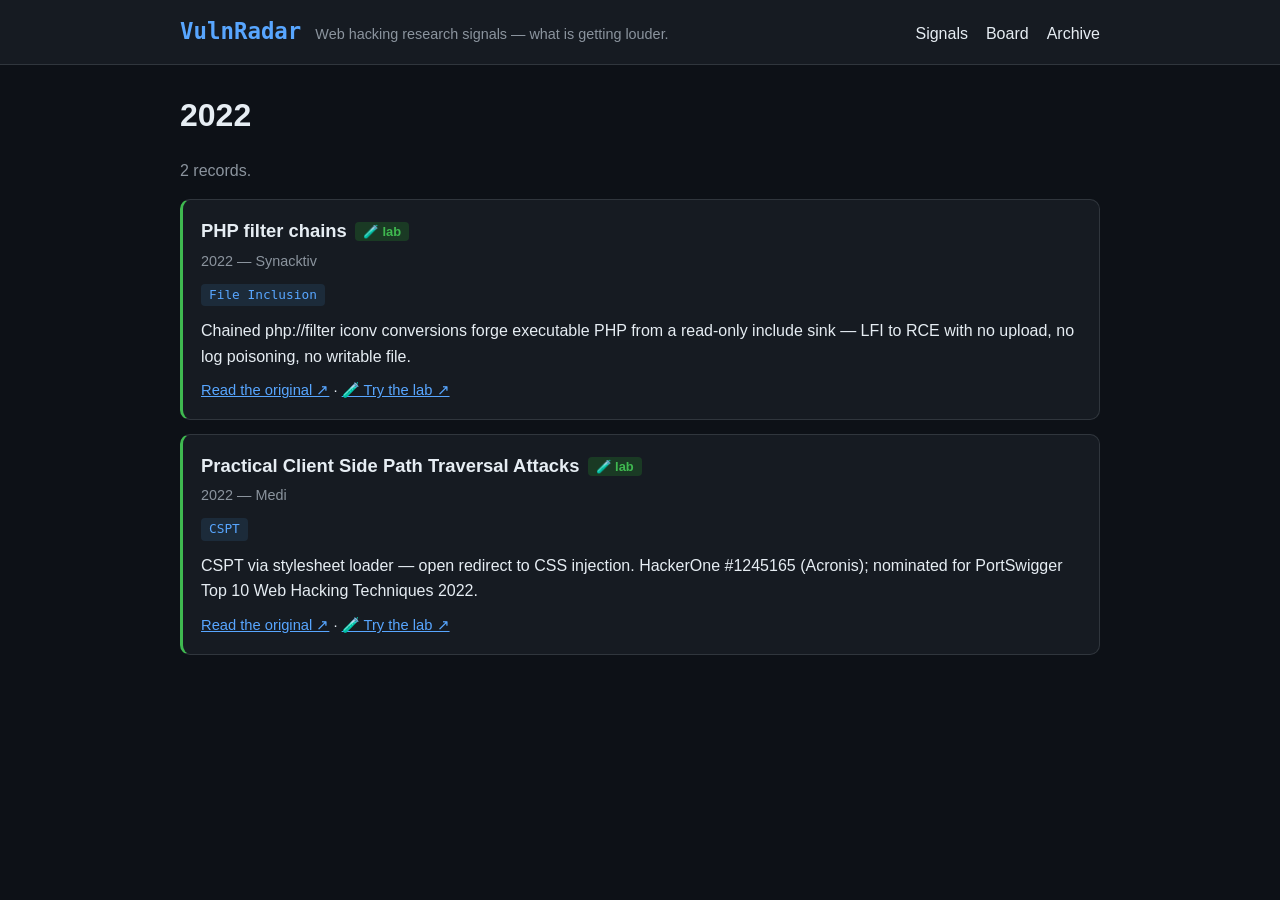
<file: docs/2022.html>
<!DOCTYPE html>
<html lang="en">
<head>
<meta charset="utf-8">
<meta name="viewport" content="width=device-width, initial-scale=1">
<title>2022 — VulnRadar</title>
<link rel="stylesheet" href="style.css">
<link rel="alternate" type="application/rss+xml" title="VulnRadar" href="feed.xml">
</head>
<body>
<header class="site-header">
  <div class="wrap">
    <a class="brand" href="index.html">VulnRadar</a>
    <span class="tagline">Web hacking research signals — what is getting louder.</span>
    <nav><a href="index.html">Signals</a><a href="board.html">Board</a><a href="archive.html">Archive</a></nav>
  </div>
</header>
<main class="wrap">
<h1>2022</h1><p class="lede">2 records.</p><article class="card lab">
  <h3>PHP filter chains<span class="badge lab">🧪 lab</span></h3>
  <div class="meta">2022 — Synacktiv</div>
  <div class="topics"><span class="topic">File Inclusion</span></div>
  <p>Chained php://filter iconv conversions forge executable PHP from a read-only include sink — LFI to RCE with no upload, no log poisoning, no writable file.</p>
  <div class="links"><a href="https://github.com/synacktiv/php_filter_chain_generator" target="_blank" rel="noopener">Read the original ↗</a> · <a href="https://github.com/hengkerrusia/fixthecode/tree/main/labs/web/20-php-filter-chain" target="_blank" rel="noopener">🧪 Try the lab ↗</a></div>
</article>
<article class="card lab">
  <h3>Practical Client Side Path Traversal Attacks<span class="badge lab">🧪 lab</span></h3>
  <div class="meta">2022 — Medi</div>
  <div class="topics"><span class="topic">CSPT</span></div>
  <p>CSPT via stylesheet loader — open redirect to CSS injection. HackerOne #1245165 (Acronis); nominated for PortSwigger Top 10 Web Hacking Techniques 2022.</p>
  <div class="links"><a href="https://web.archive.org/web/20231129182802/https://mr-medi.github.io/research/2022/11/04/practical-client-side-path-traversal-attacks.html" target="_blank" rel="noopener">Read the original ↗</a> · <a href="https://github.com/hengkerrusia/fixthecode/tree/main/labs/web/13-cspt-stylesheet-injection" target="_blank" rel="noopener">🧪 Try the lab ↗</a></div>
</article>
</main>
</body>
</html>
</file>
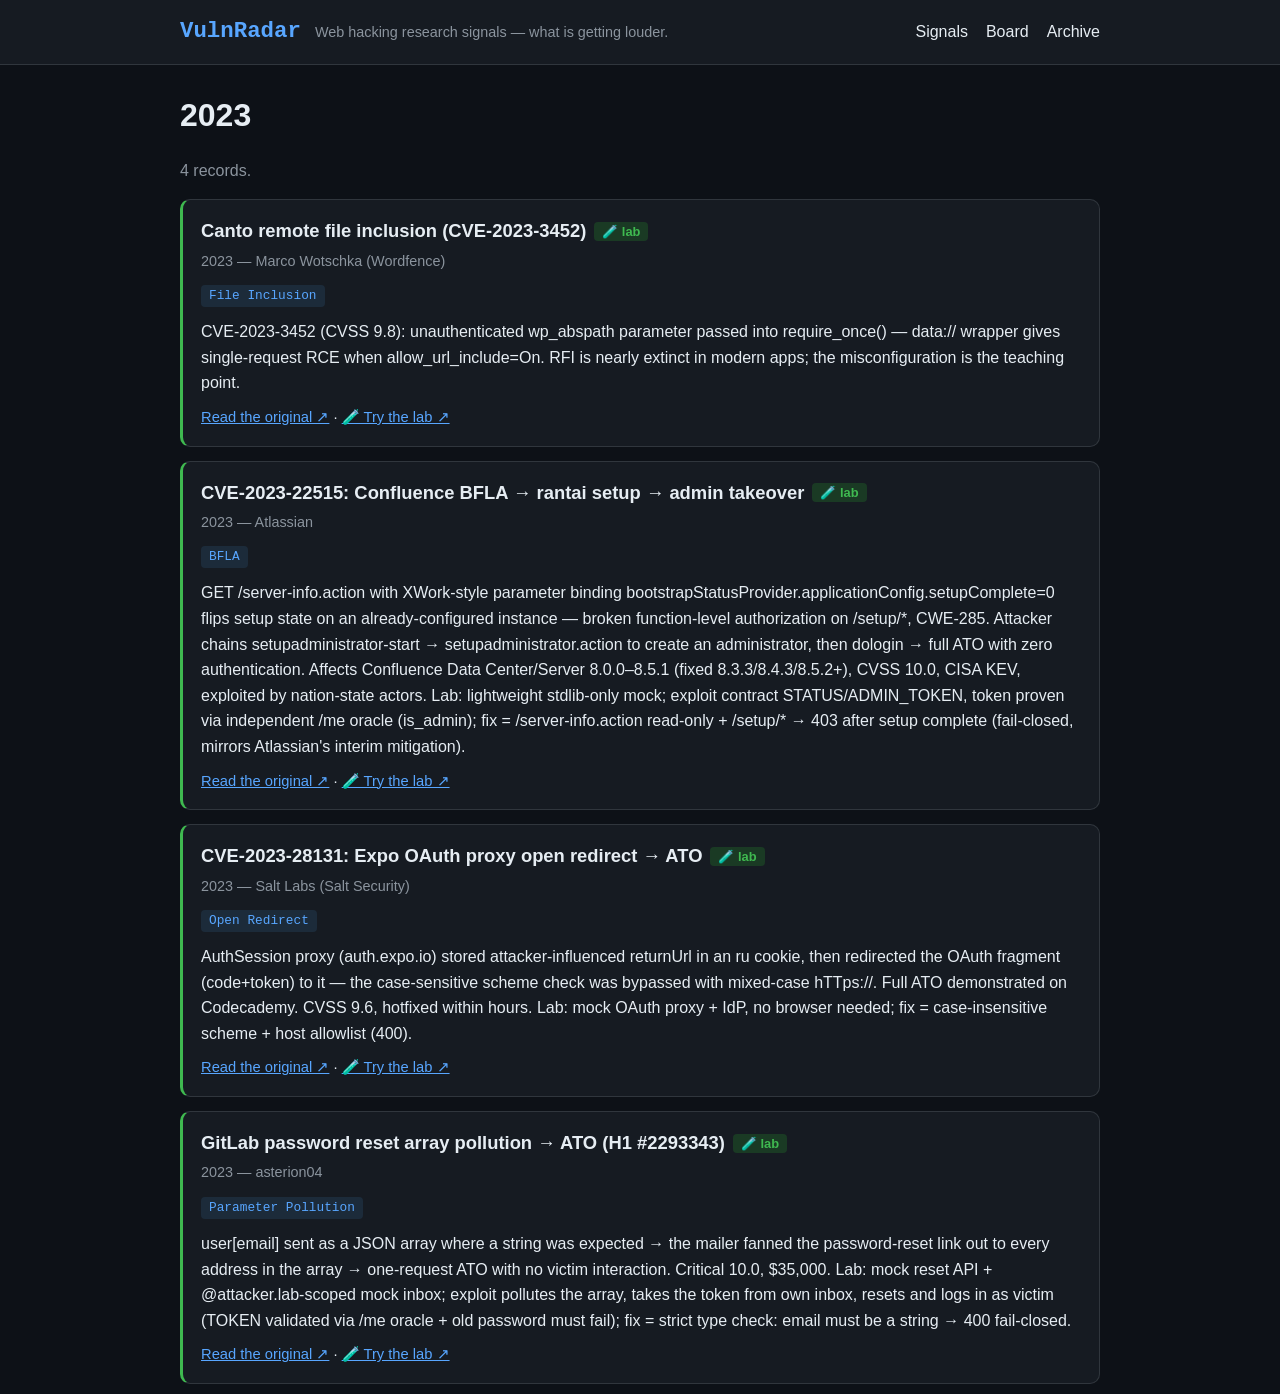
<file: docs/2023.html>
<!DOCTYPE html>
<html lang="en">
<head>
<meta charset="utf-8">
<meta name="viewport" content="width=device-width, initial-scale=1">
<title>2023 — VulnRadar</title>
<link rel="stylesheet" href="style.css">
<link rel="alternate" type="application/rss+xml" title="VulnRadar" href="feed.xml">
</head>
<body>
<header class="site-header">
  <div class="wrap">
    <a class="brand" href="index.html">VulnRadar</a>
    <span class="tagline">Web hacking research signals — what is getting louder.</span>
    <nav><a href="index.html">Signals</a><a href="board.html">Board</a><a href="archive.html">Archive</a></nav>
  </div>
</header>
<main class="wrap">
<h1>2023</h1><p class="lede">4 records.</p><article class="card lab">
  <h3>Canto remote file inclusion (CVE-2023-3452)<span class="badge lab">🧪 lab</span></h3>
  <div class="meta">2023 — Marco Wotschka (Wordfence)</div>
  <div class="topics"><span class="topic">File Inclusion</span></div>
  <p>CVE-2023-3452 (CVSS 9.8): unauthenticated wp_abspath parameter passed into require_once() — data:// wrapper gives single-request RCE when allow_url_include=On. RFI is nearly extinct in modern apps; the misconfiguration is the teaching point.</p>
  <div class="links"><a href="https://www.wordfence.com/threat-intel/vulnerabilities/id/a76077c6-700a-4d21-a930-b0d6455d959c" target="_blank" rel="noopener">Read the original ↗</a> · <a href="https://github.com/hengkerrusia/fixthecode/tree/main/labs/web/22-canto-rfi" target="_blank" rel="noopener">🧪 Try the lab ↗</a></div>
</article>
<article class="card lab">
  <h3>CVE-2023-22515: Confluence BFLA → rantai setup → admin takeover<span class="badge lab">🧪 lab</span></h3>
  <div class="meta">2023 — Atlassian</div>
  <div class="topics"><span class="topic">BFLA</span></div>
  <p>GET /server-info.action with XWork-style parameter binding bootstrapStatusProvider.applicationConfig.setupComplete=0 flips setup state on an already-configured instance — broken function-level authorization on /setup/*, CWE-285. Attacker chains setupadministrator-start → setupadministrator.action to create an administrator, then dologin → full ATO with zero authentication. Affects Confluence Data Center/Server 8.0.0–8.5.1 (fixed 8.3.3/8.4.3/8.5.2+), CVSS 10.0, CISA KEV, exploited by nation-state actors. Lab: lightweight stdlib-only mock; exploit contract STATUS/ADMIN_TOKEN, token proven via independent /me oracle (is_admin); fix = /server-info.action read-only + /setup/* → 403 after setup complete (fail-closed, mirrors Atlassian&#x27;s interim mitigation).</p>
  <div class="links"><a href="https://confluence.atlassian.com/security/cve-2023-22515-privilege-escalation-vulnerability-in-confluence-data-center-and-server-1295682276.html" target="_blank" rel="noopener">Read the original ↗</a> · <a href="https://github.com/hengkerrusia/fixthecode/tree/main/labs/web/34-confluence-setup-bfla" target="_blank" rel="noopener">🧪 Try the lab ↗</a></div>
</article>
<article class="card lab">
  <h3>CVE-2023-28131: Expo OAuth proxy open redirect → ATO<span class="badge lab">🧪 lab</span></h3>
  <div class="meta">2023 — Salt Labs (Salt Security)</div>
  <div class="topics"><span class="topic">Open Redirect</span></div>
  <p>AuthSession proxy (auth.expo.io) stored attacker-influenced returnUrl in an ru cookie, then redirected the OAuth fragment (code+token) to it — the case-sensitive scheme check was bypassed with mixed-case hTTps://. Full ATO demonstrated on Codecademy. CVSS 9.6, hotfixed within hours. Lab: mock OAuth proxy + IdP, no browser needed; fix = case-insensitive scheme + host allowlist (400).</p>
  <div class="links"><a href="https://salt.security/blog/a-new-oauth-vulnerability-that-may-impact-hundreds-of-online-services" target="_blank" rel="noopener">Read the original ↗</a> · <a href="https://github.com/hengkerrusia/fixthecode/tree/main/labs/web/26-expo-oauth-openredirect" target="_blank" rel="noopener">🧪 Try the lab ↗</a></div>
</article>
<article class="card lab">
  <h3>GitLab password reset array pollution → ATO (H1 #2293343)<span class="badge lab">🧪 lab</span></h3>
  <div class="meta">2023 — asterion04</div>
  <div class="topics"><span class="topic">Parameter Pollution</span></div>
  <p>user[email] sent as a JSON array where a string was expected → the mailer fanned the password-reset link out to every address in the array → one-request ATO with no victim interaction. Critical 10.0, $35,000. Lab: mock reset API + @attacker.lab-scoped mock inbox; exploit pollutes the array, takes the token from own inbox, resets and logs in as victim (TOKEN validated via /me oracle + old password must fail); fix = strict type check: email must be a string → 400 fail-closed.</p>
  <div class="links"><a href="https://hackerone.com/reports/2293343" target="_blank" rel="noopener">Read the original ↗</a> · <a href="https://github.com/hengkerrusia/fixthecode/tree/main/labs/web/31-gitlab-reset-array-pollution" target="_blank" rel="noopener">🧪 Try the lab ↗</a></div>
</article>
</main>
</body>
</html>
</file>
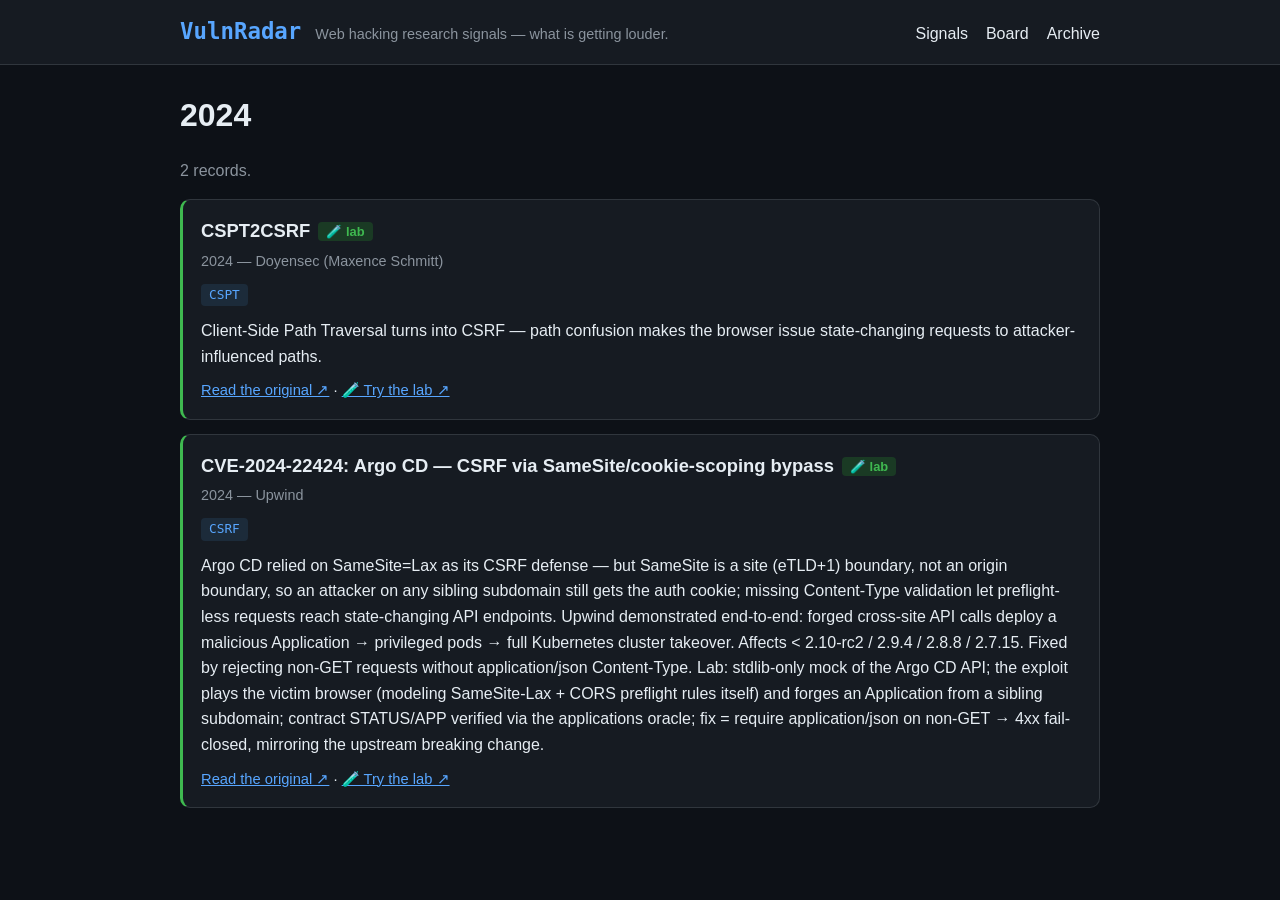
<file: docs/2024.html>
<!DOCTYPE html>
<html lang="en">
<head>
<meta charset="utf-8">
<meta name="viewport" content="width=device-width, initial-scale=1">
<title>2024 — VulnRadar</title>
<link rel="stylesheet" href="style.css">
<link rel="alternate" type="application/rss+xml" title="VulnRadar" href="feed.xml">
</head>
<body>
<header class="site-header">
  <div class="wrap">
    <a class="brand" href="index.html">VulnRadar</a>
    <span class="tagline">Web hacking research signals — what is getting louder.</span>
    <nav><a href="index.html">Signals</a><a href="board.html">Board</a><a href="archive.html">Archive</a></nav>
  </div>
</header>
<main class="wrap">
<h1>2024</h1><p class="lede">2 records.</p><article class="card lab">
  <h3>CSPT2CSRF<span class="badge lab">🧪 lab</span></h3>
  <div class="meta">2024 — Doyensec (Maxence Schmitt)</div>
  <div class="topics"><span class="topic">CSPT</span></div>
  <p>Client-Side Path Traversal turns into CSRF — path confusion makes the browser issue state-changing requests to attacker-influenced paths.</p>
  <div class="links"><a href="https://blog.doyensec.com/2024/07/02/cspt2csrf.html" target="_blank" rel="noopener">Read the original ↗</a> · <a href="https://github.com/hengkerrusia/fixthecode/tree/main/labs/web/11-cspt-csrf" target="_blank" rel="noopener">🧪 Try the lab ↗</a></div>
</article>
<article class="card lab">
  <h3>CVE-2024-22424: Argo CD — CSRF via SameSite/cookie-scoping bypass<span class="badge lab">🧪 lab</span></h3>
  <div class="meta">2024 — Upwind</div>
  <div class="topics"><span class="topic">CSRF</span></div>
  <p>Argo CD relied on SameSite=Lax as its CSRF defense — but SameSite is a site (eTLD+1) boundary, not an origin boundary, so an attacker on any sibling subdomain still gets the auth cookie; missing Content-Type validation let preflight-less requests reach state-changing API endpoints. Upwind demonstrated end-to-end: forged cross-site API calls deploy a malicious Application → privileged pods → full Kubernetes cluster takeover. Affects &lt; 2.10-rc2 / 2.9.4 / 2.8.8 / 2.7.15. Fixed by rejecting non-GET requests without application/json Content-Type. Lab: stdlib-only mock of the Argo CD API; the exploit plays the victim browser (modeling SameSite-Lax + CORS preflight rules itself) and forges an Application from a sibling subdomain; contract STATUS/APP verified via the applications oracle; fix = require application/json on non-GET → 4xx fail-closed, mirroring the upstream breaking change.</p>
  <div class="links"><a href="https://www.upwind.io/feed/upwind-takes-over-argocd-and-an-eks-cluster-using-only-a-simple-csrf-vulnerability" target="_blank" rel="noopener">Read the original ↗</a> · <a href="https://github.com/hengkerrusia/fixthecode/tree/main/labs/web/37-argocd-samesite-csrf" target="_blank" rel="noopener">🧪 Try the lab ↗</a></div>
</article>
</main>
</body>
</html>
</file>
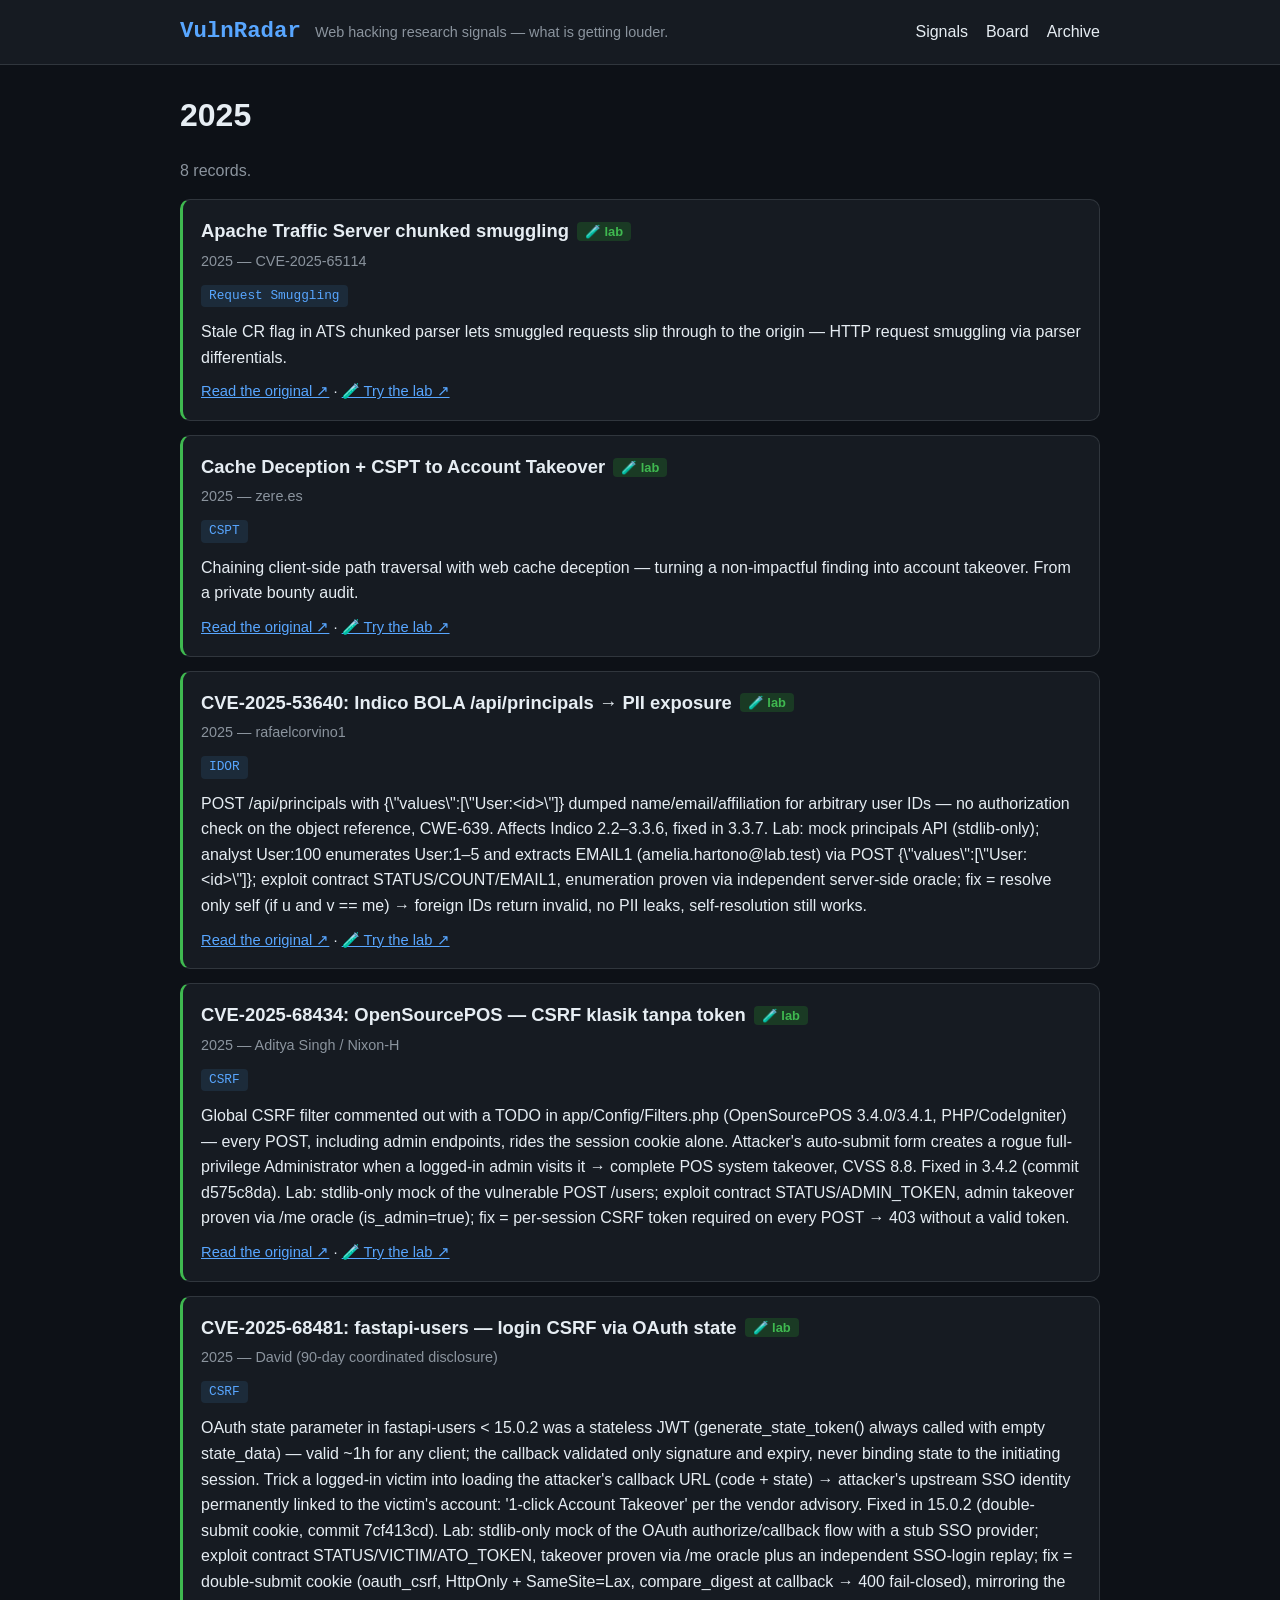
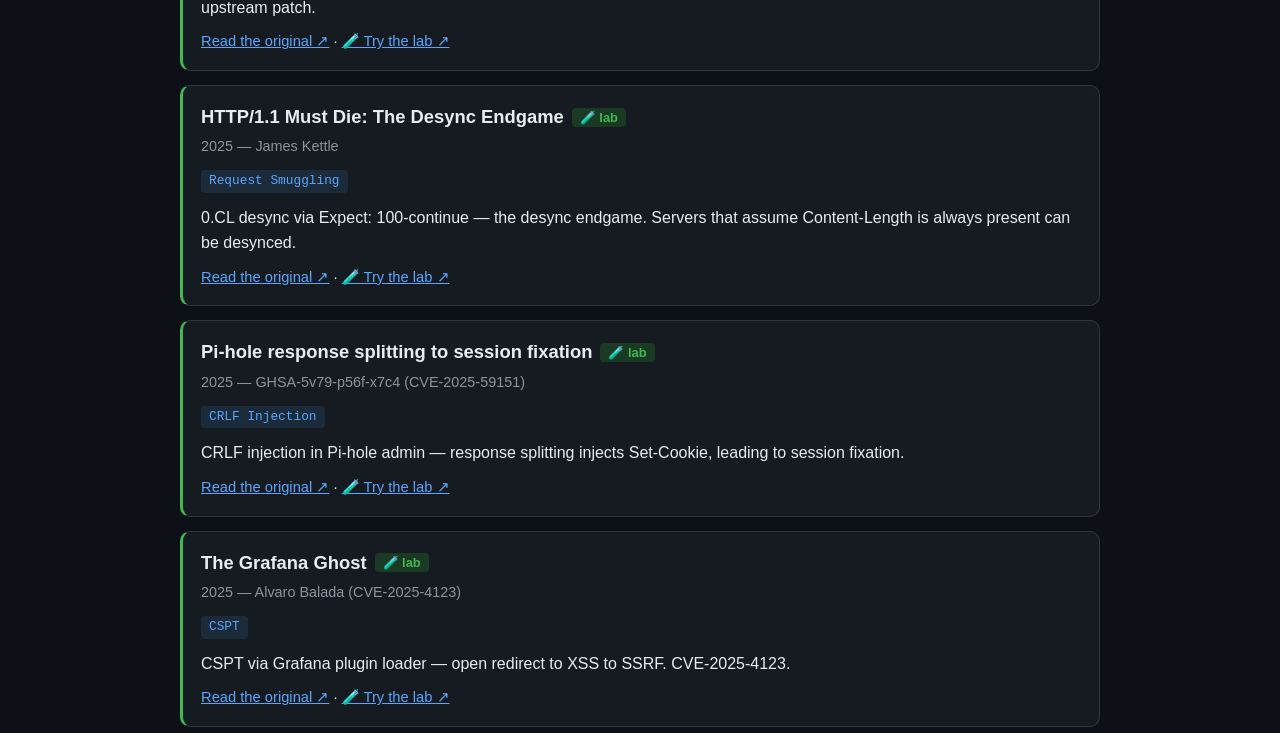
<file: docs/2025.html>
<!DOCTYPE html>
<html lang="en">
<head>
<meta charset="utf-8">
<meta name="viewport" content="width=device-width, initial-scale=1">
<title>2025 — VulnRadar</title>
<link rel="stylesheet" href="style.css">
<link rel="alternate" type="application/rss+xml" title="VulnRadar" href="feed.xml">
</head>
<body>
<header class="site-header">
  <div class="wrap">
    <a class="brand" href="index.html">VulnRadar</a>
    <span class="tagline">Web hacking research signals — what is getting louder.</span>
    <nav><a href="index.html">Signals</a><a href="board.html">Board</a><a href="archive.html">Archive</a></nav>
  </div>
</header>
<main class="wrap">
<h1>2025</h1><p class="lede">8 records.</p><article class="card lab">
  <h3>Apache Traffic Server chunked smuggling<span class="badge lab">🧪 lab</span></h3>
  <div class="meta">2025 — CVE-2025-65114</div>
  <div class="topics"><span class="topic">Request Smuggling</span></div>
  <p>Stale CR flag in ATS chunked parser lets smuggled requests slip through to the origin — HTTP request smuggling via parser differentials.</p>
  <div class="links"><a href="https://nvd.nist.gov/vuln/detail/CVE-2025-65114" target="_blank" rel="noopener">Read the original ↗</a> · <a href="https://github.com/hengkerrusia/fixthecode/tree/main/labs/web/07-ats-chunked-smuggling" target="_blank" rel="noopener">🧪 Try the lab ↗</a></div>
</article>
<article class="card lab">
  <h3>Cache Deception + CSPT to Account Takeover<span class="badge lab">🧪 lab</span></h3>
  <div class="meta">2025 — zere.es</div>
  <div class="topics"><span class="topic">CSPT</span></div>
  <p>Chaining client-side path traversal with web cache deception — turning a non-impactful finding into account takeover. From a private bounty audit.</p>
  <div class="links"><a href="https://zere.es/posts/cache-deception-cspt-account-takeover/" target="_blank" rel="noopener">Read the original ↗</a> · <a href="https://github.com/hengkerrusia/fixthecode/tree/main/labs/web/12-cspt-cache-deception" target="_blank" rel="noopener">🧪 Try the lab ↗</a></div>
</article>
<article class="card lab">
  <h3>CVE-2025-53640: Indico BOLA /api/principals → PII exposure<span class="badge lab">🧪 lab</span></h3>
  <div class="meta">2025 — rafaelcorvino1</div>
  <div class="topics"><span class="topic">IDOR</span></div>
  <p>POST /api/principals with {\&quot;values\&quot;:[\&quot;User:&lt;id&gt;\&quot;]} dumped name/email/affiliation for arbitrary user IDs — no authorization check on the object reference, CWE-639. Affects Indico 2.2–3.3.6, fixed in 3.3.7. Lab: mock principals API (stdlib-only); analyst User:100 enumerates User:1–5 and extracts EMAIL1 (amelia.hartono@lab.test) via POST {\&quot;values\&quot;:[\&quot;User:&lt;id&gt;\&quot;]}; exploit contract STATUS/COUNT/EMAIL1, enumeration proven via independent server-side oracle; fix = resolve only self (if u and v == me) → foreign IDs return invalid, no PII leaks, self-resolution still works.</p>
  <div class="links"><a href="https://github.com/rafaelcorvino1/CVE-2025-53640" target="_blank" rel="noopener">Read the original ↗</a> · <a href="https://github.com/hengkerrusia/fixthecode/tree/main/labs/web/32-indico-principals-bola" target="_blank" rel="noopener">🧪 Try the lab ↗</a></div>
</article>
<article class="card lab">
  <h3>CVE-2025-68434: OpenSourcePOS — CSRF klasik tanpa token<span class="badge lab">🧪 lab</span></h3>
  <div class="meta">2025 — Aditya Singh / Nixon-H</div>
  <div class="topics"><span class="topic">CSRF</span></div>
  <p>Global CSRF filter commented out with a TODO in app/Config/Filters.php (OpenSourcePOS 3.4.0/3.4.1, PHP/CodeIgniter) — every POST, including admin endpoints, rides the session cookie alone. Attacker&#x27;s auto-submit form creates a rogue full-privilege Administrator when a logged-in admin visits it → complete POS system takeover, CVSS 8.8. Fixed in 3.4.2 (commit d575c8da). Lab: stdlib-only mock of the vulnerable POST /users; exploit contract STATUS/ADMIN_TOKEN, admin takeover proven via /me oracle (is_admin=true); fix = per-session CSRF token required on every POST → 403 without a valid token.</p>
  <div class="links"><a href="https://github.com/opensourcepos/opensourcepos/security/advisories/GHSA-wjm4-hfwg-5w5r" target="_blank" rel="noopener">Read the original ↗</a> · <a href="https://github.com/hengkerrusia/fixthecode/tree/main/labs/web/35-opensourcepos-classic-csrf" target="_blank" rel="noopener">🧪 Try the lab ↗</a></div>
</article>
<article class="card lab">
  <h3>CVE-2025-68481: fastapi-users — login CSRF via OAuth state<span class="badge lab">🧪 lab</span></h3>
  <div class="meta">2025 — David (90-day coordinated disclosure)</div>
  <div class="topics"><span class="topic">CSRF</span></div>
  <p>OAuth state parameter in fastapi-users &lt; 15.0.2 was a stateless JWT (generate_state_token() always called with empty state_data) — valid ~1h for any client; the callback validated only signature and expiry, never binding state to the initiating session. Trick a logged-in victim into loading the attacker&#x27;s callback URL (code + state) → attacker&#x27;s upstream SSO identity permanently linked to the victim&#x27;s account: &#x27;1-click Account Takeover&#x27; per the vendor advisory. Fixed in 15.0.2 (double-submit cookie, commit 7cf413cd). Lab: stdlib-only mock of the OAuth authorize/callback flow with a stub SSO provider; exploit contract STATUS/VICTIM/ATO_TOKEN, takeover proven via /me oracle plus an independent SSO-login replay; fix = double-submit cookie (oauth_csrf, HttpOnly + SameSite=Lax, compare_digest at callback → 400 fail-closed), mirroring the upstream patch.</p>
  <div class="links"><a href="https://github.com/fastapi-users/fastapi-users/security/advisories/GHSA-5j53-63w8-8625" target="_blank" rel="noopener">Read the original ↗</a> · <a href="https://github.com/hengkerrusia/fixthecode/tree/main/labs/web/36-fastapiusers-login-csrf" target="_blank" rel="noopener">🧪 Try the lab ↗</a></div>
</article>
<article class="card lab">
  <h3>HTTP/1.1 Must Die: The Desync Endgame<span class="badge lab">🧪 lab</span></h3>
  <div class="meta">2025 — James Kettle</div>
  <div class="topics"><span class="topic">Request Smuggling</span></div>
  <p>0.CL desync via Expect: 100-continue — the desync endgame. Servers that assume Content-Length is always present can be desynced.</p>
  <div class="links"><a href="https://portswigger.net/research/http1-must-die" target="_blank" rel="noopener">Read the original ↗</a> · <a href="https://github.com/hengkerrusia/fixthecode/tree/main/labs/web/10-0cl-expect-desync" target="_blank" rel="noopener">🧪 Try the lab ↗</a></div>
</article>
<article class="card lab">
  <h3>Pi-hole response splitting to session fixation<span class="badge lab">🧪 lab</span></h3>
  <div class="meta">2025 — GHSA-5v79-p56f-x7c4 (CVE-2025-59151)</div>
  <div class="topics"><span class="topic">CRLF Injection</span></div>
  <p>CRLF injection in Pi-hole admin — response splitting injects Set-Cookie, leading to session fixation.</p>
  <div class="links"><a href="https://github.com/advisories/GHSA-5v79-p56f-x7c4" target="_blank" rel="noopener">Read the original ↗</a> · <a href="https://github.com/hengkerrusia/fixthecode/tree/main/labs/web/15-crlf-response-splitting" target="_blank" rel="noopener">🧪 Try the lab ↗</a></div>
</article>
<article class="card lab">
  <h3>The Grafana Ghost<span class="badge lab">🧪 lab</span></h3>
  <div class="meta">2025 — Alvaro Balada (CVE-2025-4123)</div>
  <div class="topics"><span class="topic">CSPT</span></div>
  <p>CSPT via Grafana plugin loader — open redirect to XSS to SSRF. CVE-2025-4123.</p>
  <div class="links"><a href="https://grafana.com/security/security-advisories/cve-2025-4123/" target="_blank" rel="noopener">Read the original ↗</a> · <a href="https://github.com/hengkerrusia/fixthecode/tree/main/labs/web/14-cspt-plugin-xss-ssrf" target="_blank" rel="noopener">🧪 Try the lab ↗</a></div>
</article>
</main>
</body>
</html>
</file>
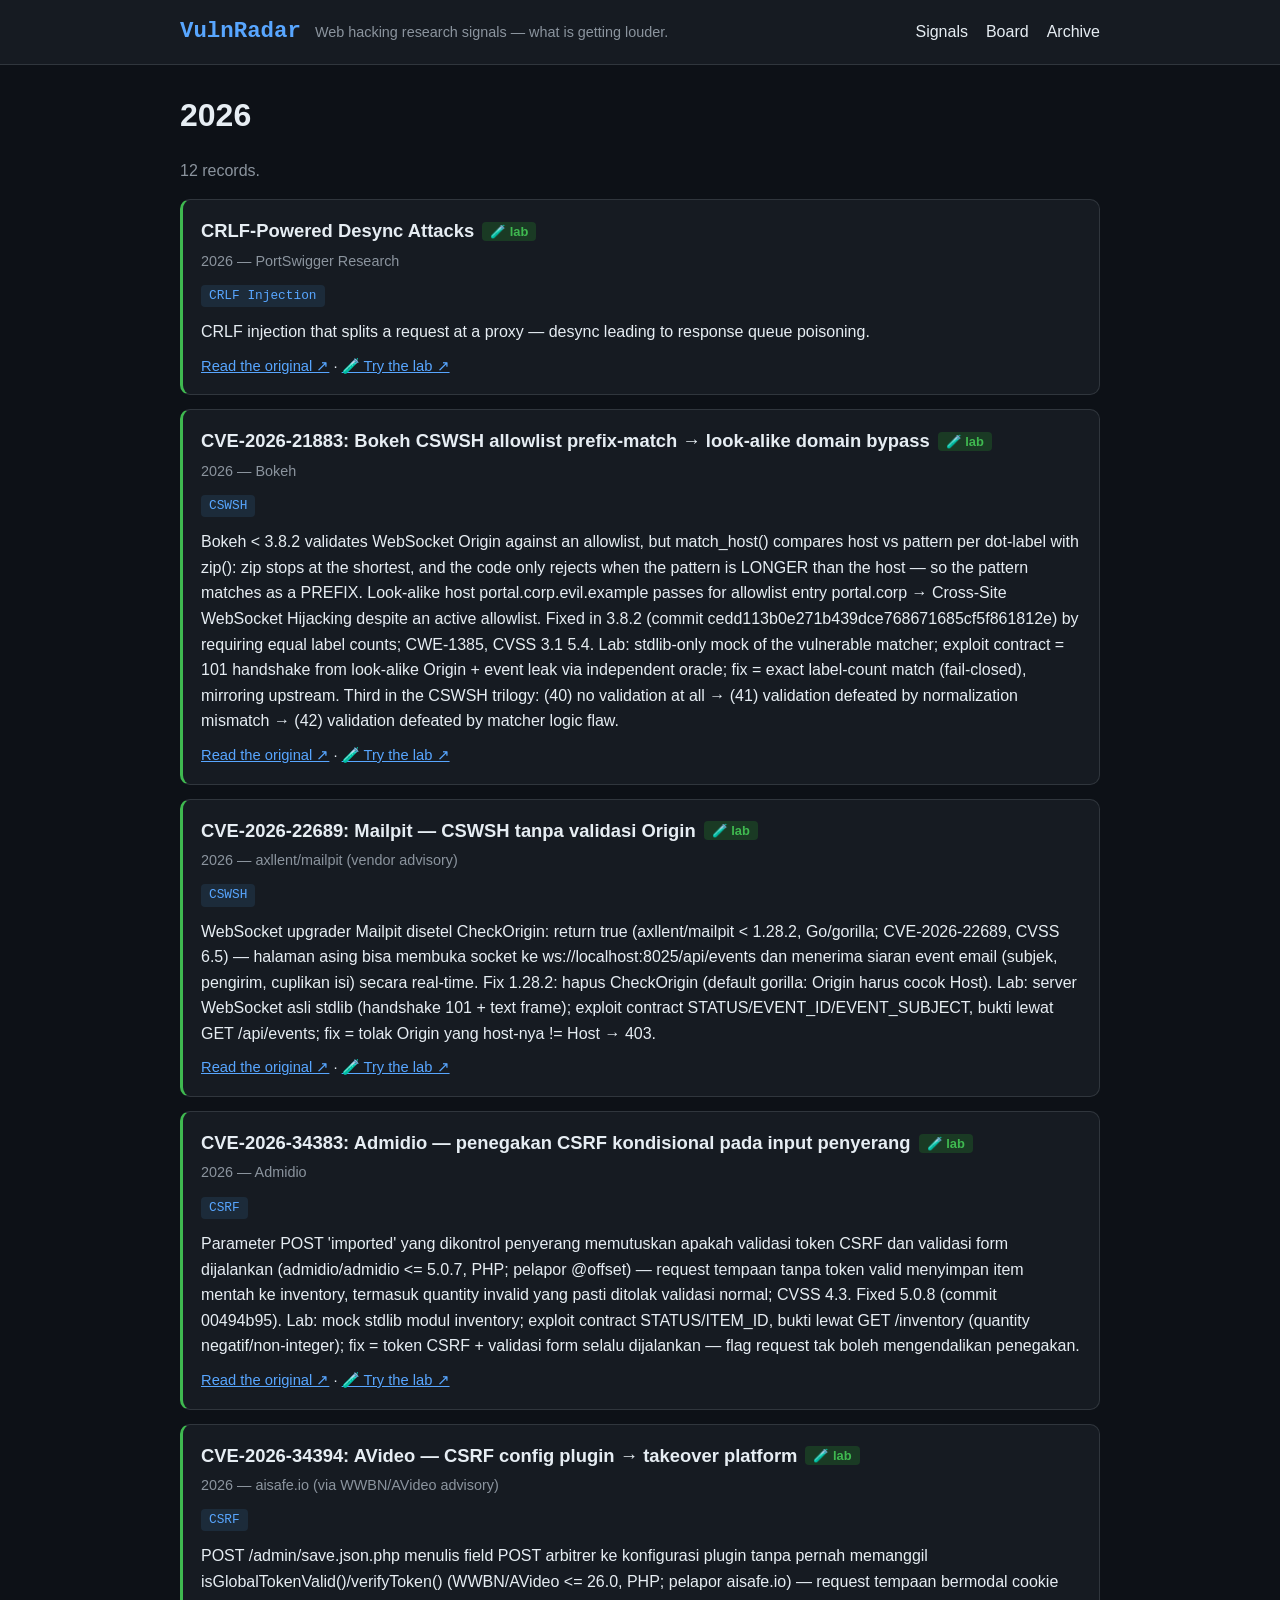
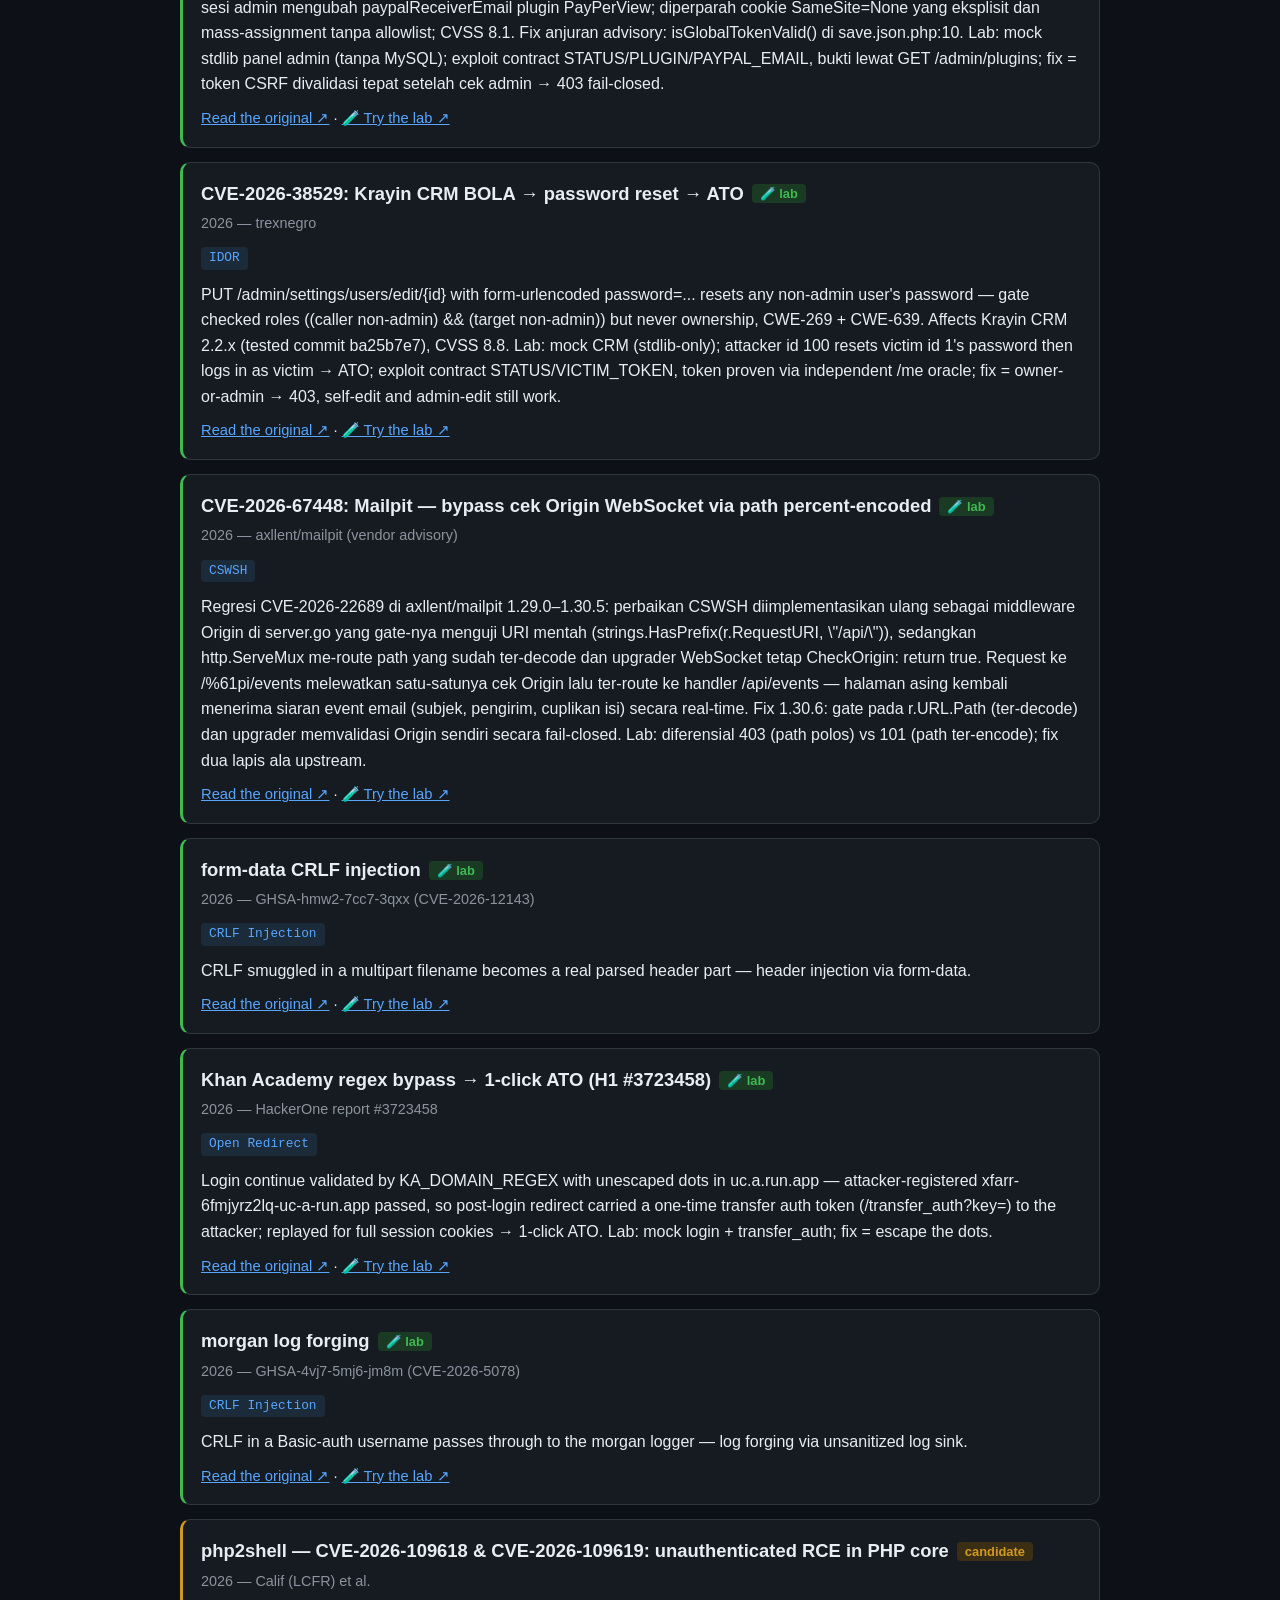
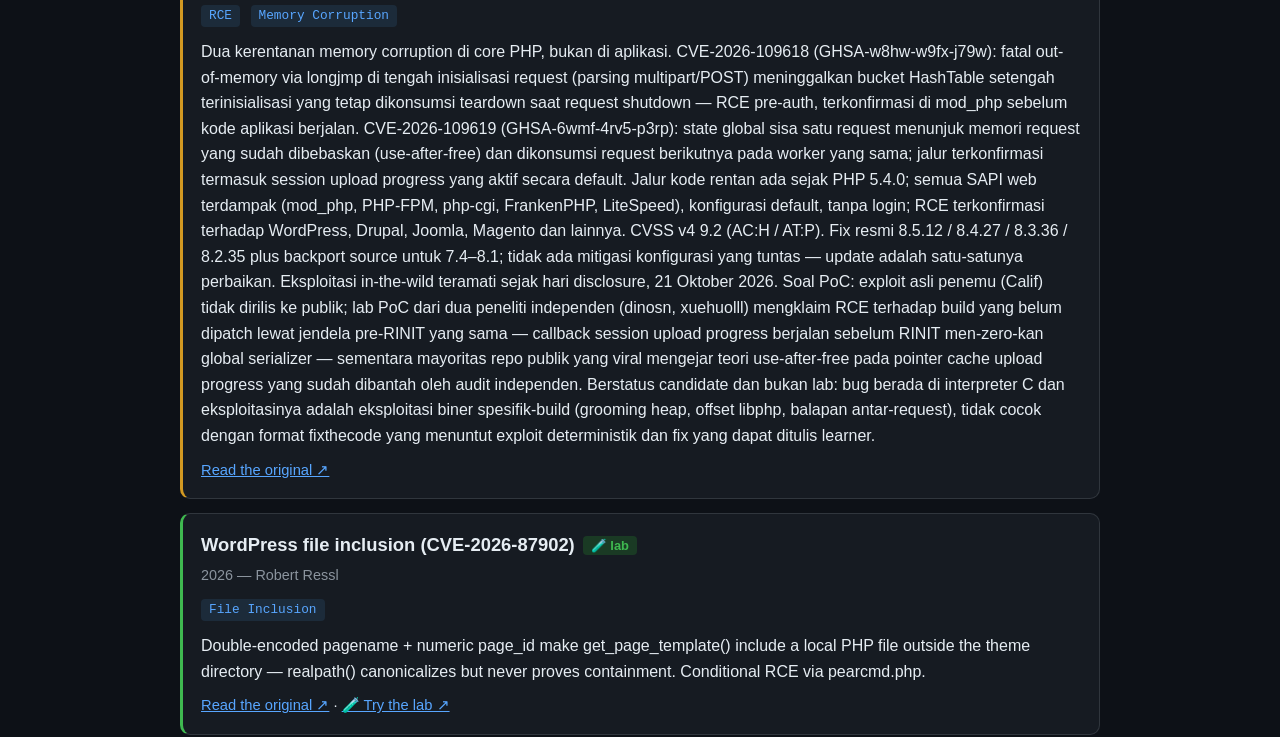
<file: docs/2026.html>
<!DOCTYPE html>
<html lang="en">
<head>
<meta charset="utf-8">
<meta name="viewport" content="width=device-width, initial-scale=1">
<title>2026 — VulnRadar</title>
<link rel="stylesheet" href="style.css">
<link rel="alternate" type="application/rss+xml" title="VulnRadar" href="feed.xml">
</head>
<body>
<header class="site-header">
  <div class="wrap">
    <a class="brand" href="index.html">VulnRadar</a>
    <span class="tagline">Web hacking research signals — what is getting louder.</span>
    <nav><a href="index.html">Signals</a><a href="board.html">Board</a><a href="archive.html">Archive</a></nav>
  </div>
</header>
<main class="wrap">
<h1>2026</h1><p class="lede">12 records.</p><article class="card lab">
  <h3>CRLF-Powered Desync Attacks<span class="badge lab">🧪 lab</span></h3>
  <div class="meta">2026 — PortSwigger Research</div>
  <div class="topics"><span class="topic">CRLF Injection</span></div>
  <p>CRLF injection that splits a request at a proxy — desync leading to response queue poisoning.</p>
  <div class="links"><a href="https://portswigger.net/research/crlf-powered-desync-attacks" target="_blank" rel="noopener">Read the original ↗</a> · <a href="https://github.com/hengkerrusia/fixthecode/tree/main/labs/web/16-crlf-desync" target="_blank" rel="noopener">🧪 Try the lab ↗</a></div>
</article>
<article class="card lab">
  <h3>CVE-2026-21883: Bokeh CSWSH allowlist prefix-match → look-alike domain bypass<span class="badge lab">🧪 lab</span></h3>
  <div class="meta">2026 — Bokeh</div>
  <div class="topics"><span class="topic">CSWSH</span></div>
  <p>Bokeh &lt; 3.8.2 validates WebSocket Origin against an allowlist, but match_host() compares host vs pattern per dot-label with zip(): zip stops at the shortest, and the code only rejects when the pattern is LONGER than the host — so the pattern matches as a PREFIX. Look-alike host portal.corp.evil.example passes for allowlist entry portal.corp → Cross-Site WebSocket Hijacking despite an active allowlist. Fixed in 3.8.2 (commit cedd113b0e271b439dce768671685cf5f861812e) by requiring equal label counts; CWE-1385, CVSS 3.1 5.4. Lab: stdlib-only mock of the vulnerable matcher; exploit contract = 101 handshake from look-alike Origin + event leak via independent oracle; fix = exact label-count match (fail-closed), mirroring upstream. Third in the CSWSH trilogy: (40) no validation at all → (41) validation defeated by normalization mismatch → (42) validation defeated by matcher logic flaw.</p>
  <div class="links"><a href="https://github.com/advisories/GHSA-793v-589g-574v" target="_blank" rel="noopener">Read the original ↗</a> · <a href="https://github.com/hengkerrusia/fixthecode/tree/main/labs/web/42-bokeh-cswsh-allowlist" target="_blank" rel="noopener">🧪 Try the lab ↗</a></div>
</article>
<article class="card lab">
  <h3>CVE-2026-22689: Mailpit — CSWSH tanpa validasi Origin<span class="badge lab">🧪 lab</span></h3>
  <div class="meta">2026 — axllent/mailpit (vendor advisory)</div>
  <div class="topics"><span class="topic">CSWSH</span></div>
  <p>WebSocket upgrader Mailpit disetel CheckOrigin: return true (axllent/mailpit &lt; 1.28.2, Go/gorilla; CVE-2026-22689, CVSS 6.5) — halaman asing bisa membuka socket ke ws://localhost:8025/api/events dan menerima siaran event email (subjek, pengirim, cuplikan isi) secara real-time. Fix 1.28.2: hapus CheckOrigin (default gorilla: Origin harus cocok Host). Lab: server WebSocket asli stdlib (handshake 101 + text frame); exploit contract STATUS/EVENT_ID/EVENT_SUBJECT, bukti lewat GET /api/events; fix = tolak Origin yang host-nya != Host → 403.</p>
  <div class="links"><a href="https://github.com/axllent/mailpit/security/advisories/GHSA-524m-q5m7-79mm" target="_blank" rel="noopener">Read the original ↗</a> · <a href="https://github.com/hengkerrusia/fixthecode/tree/main/labs/web/40-mailpit-cswsh" target="_blank" rel="noopener">🧪 Try the lab ↗</a></div>
</article>
<article class="card lab">
  <h3>CVE-2026-34383: Admidio — penegakan CSRF kondisional pada input penyerang<span class="badge lab">🧪 lab</span></h3>
  <div class="meta">2026 — Admidio</div>
  <div class="topics"><span class="topic">CSRF</span></div>
  <p>Parameter POST &#x27;imported&#x27; yang dikontrol penyerang memutuskan apakah validasi token CSRF dan validasi form dijalankan (admidio/admidio &lt;= 5.0.7, PHP; pelapor @offset) — request tempaan tanpa token valid menyimpan item mentah ke inventory, termasuk quantity invalid yang pasti ditolak validasi normal; CVSS 4.3. Fixed 5.0.8 (commit 00494b95). Lab: mock stdlib modul inventory; exploit contract STATUS/ITEM_ID, bukti lewat GET /inventory (quantity negatif/non-integer); fix = token CSRF + validasi form selalu dijalankan — flag request tak boleh mengendalikan penegakan.</p>
  <div class="links"><a href="https://github.com/Admidio/admidio/security/advisories/GHSA-4rwm-c5mj-wh7x" target="_blank" rel="noopener">Read the original ↗</a> · <a href="https://github.com/hengkerrusia/fixthecode/tree/main/labs/web/38-admidio-imported-csrf" target="_blank" rel="noopener">🧪 Try the lab ↗</a></div>
</article>
<article class="card lab">
  <h3>CVE-2026-34394: AVideo — CSRF config plugin → takeover platform<span class="badge lab">🧪 lab</span></h3>
  <div class="meta">2026 — aisafe.io (via WWBN/AVideo advisory)</div>
  <div class="topics"><span class="topic">CSRF</span></div>
  <p>POST /admin/save.json.php menulis field POST arbitrer ke konfigurasi plugin tanpa pernah memanggil isGlobalTokenValid()/verifyToken() (WWBN/AVideo &lt;= 26.0, PHP; pelapor aisafe.io) — request tempaan bermodal cookie sesi admin mengubah paypalReceiverEmail plugin PayPerView; diperparah cookie SameSite=None yang eksplisit dan mass-assignment tanpa allowlist; CVSS 8.1. Fix anjuran advisory: isGlobalTokenValid() di save.json.php:10. Lab: mock stdlib panel admin (tanpa MySQL); exploit contract STATUS/PLUGIN/PAYPAL_EMAIL, bukti lewat GET /admin/plugins; fix = token CSRF divalidasi tepat setelah cek admin → 403 fail-closed.</p>
  <div class="links"><a href="https://github.com/WWBN/AVideo/security/advisories/GHSA-4wwr-7h7c-chqr" target="_blank" rel="noopener">Read the original ↗</a> · <a href="https://github.com/hengkerrusia/fixthecode/tree/main/labs/web/39-avideo-plugin-csrf" target="_blank" rel="noopener">🧪 Try the lab ↗</a></div>
</article>
<article class="card lab">
  <h3>CVE-2026-38529: Krayin CRM BOLA → password reset → ATO<span class="badge lab">🧪 lab</span></h3>
  <div class="meta">2026 — trexnegro</div>
  <div class="topics"><span class="topic">IDOR</span></div>
  <p>PUT /admin/settings/users/edit/{id} with form-urlencoded password=... resets any non-admin user&#x27;s password — gate checked roles ((caller non-admin) &amp;&amp; (target non-admin)) but never ownership, CWE-269 + CWE-639. Affects Krayin CRM 2.2.x (tested commit ba25b7e7), CVSS 8.8. Lab: mock CRM (stdlib-only); attacker id 100 resets victim id 1&#x27;s password then logs in as victim → ATO; exploit contract STATUS/VICTIM_TOKEN, token proven via independent /me oracle; fix = owner-or-admin → 403, self-edit and admin-edit still work.</p>
  <div class="links"><a href="https://github.com/trexnegro/security-advisories/blob/HEAD/CVE-2026-38529/README.md" target="_blank" rel="noopener">Read the original ↗</a> · <a href="https://github.com/hengkerrusia/fixthecode/tree/main/labs/web/33-krayin-bola-password-reset" target="_blank" rel="noopener">🧪 Try the lab ↗</a></div>
</article>
<article class="card lab">
  <h3>CVE-2026-67448: Mailpit — bypass cek Origin WebSocket via path percent-encoded<span class="badge lab">🧪 lab</span></h3>
  <div class="meta">2026 — axllent/mailpit (vendor advisory)</div>
  <div class="topics"><span class="topic">CSWSH</span></div>
  <p>Regresi CVE-2026-22689 di axllent/mailpit 1.29.0–1.30.5: perbaikan CSWSH diimplementasikan ulang sebagai middleware Origin di server.go yang gate-nya menguji URI mentah (strings.HasPrefix(r.RequestURI, \&quot;/api/\&quot;)), sedangkan http.ServeMux me-route path yang sudah ter-decode dan upgrader WebSocket tetap CheckOrigin: return true. Request ke /%61pi/events melewatkan satu-satunya cek Origin lalu ter-route ke handler /api/events — halaman asing kembali menerima siaran event email (subjek, pengirim, cuplikan isi) secara real-time. Fix 1.30.6: gate pada r.URL.Path (ter-decode) dan upgrader memvalidasi Origin sendiri secara fail-closed. Lab: diferensial 403 (path polos) vs 101 (path ter-encode); fix dua lapis ala upstream.</p>
  <div class="links"><a href="https://github.com/axllent/mailpit/security/advisories/GHSA-8r62-w5wh-fc5m" target="_blank" rel="noopener">Read the original ↗</a> · <a href="https://github.com/hengkerrusia/fixthecode/tree/main/labs/web/41-mailpit-cswsh-bypass" target="_blank" rel="noopener">🧪 Try the lab ↗</a></div>
</article>
<article class="card lab">
  <h3>form-data CRLF injection<span class="badge lab">🧪 lab</span></h3>
  <div class="meta">2026 — GHSA-hmw2-7cc7-3qxx (CVE-2026-12143)</div>
  <div class="topics"><span class="topic">CRLF Injection</span></div>
  <p>CRLF smuggled in a multipart filename becomes a real parsed header part — header injection via form-data.</p>
  <div class="links"><a href="https://github.com/advisories/GHSA-hmw2-7cc7-3qxx" target="_blank" rel="noopener">Read the original ↗</a> · <a href="https://github.com/hengkerrusia/fixthecode/tree/main/labs/web/17-formdata-crlf" target="_blank" rel="noopener">🧪 Try the lab ↗</a></div>
</article>
<article class="card lab">
  <h3>Khan Academy regex bypass → 1-click ATO (H1 #3723458)<span class="badge lab">🧪 lab</span></h3>
  <div class="meta">2026 — HackerOne report #3723458</div>
  <div class="topics"><span class="topic">Open Redirect</span></div>
  <p>Login continue validated by KA_DOMAIN_REGEX with unescaped dots in uc.a.run.app — attacker-registered xfarr-6fmjyrz2lq-uc-a-run.app passed, so post-login redirect carried a one-time transfer auth token (/transfer_auth?key=) to the attacker; replayed for full session cookies → 1-click ATO. Lab: mock login + transfer_auth; fix = escape the dots.</p>
  <div class="links"><a href="https://hackerone.com/reports/3723458" target="_blank" rel="noopener">Read the original ↗</a> · <a href="https://github.com/hengkerrusia/fixthecode/tree/main/labs/web/27-khan-academy-regex-bypass" target="_blank" rel="noopener">🧪 Try the lab ↗</a></div>
</article>
<article class="card lab">
  <h3>morgan log forging<span class="badge lab">🧪 lab</span></h3>
  <div class="meta">2026 — GHSA-4vj7-5mj6-jm8m (CVE-2026-5078)</div>
  <div class="topics"><span class="topic">CRLF Injection</span></div>
  <p>CRLF in a Basic-auth username passes through to the morgan logger — log forging via unsanitized log sink.</p>
  <div class="links"><a href="https://github.com/advisories/GHSA-4vj7-5mj6-jm8m" target="_blank" rel="noopener">Read the original ↗</a> · <a href="https://github.com/hengkerrusia/fixthecode/tree/main/labs/web/18-morgan-log-forging" target="_blank" rel="noopener">🧪 Try the lab ↗</a></div>
</article>
<article class="card candidate">
  <h3>php2shell — CVE-2026-109618 &amp; CVE-2026-109619: unauthenticated RCE in PHP core<span class="badge candidate">candidate</span></h3>
  <div class="meta">2026 — Calif (LCFR) et al.</div>
  <div class="topics"><span class="topic">RCE</span> <span class="topic">Memory Corruption</span></div>
  <p>Dua kerentanan memory corruption di core PHP, bukan di aplikasi. CVE-2026-109618 (GHSA-w8hw-w9fx-j79w): fatal out-of-memory via longjmp di tengah inisialisasi request (parsing multipart/POST) meninggalkan bucket HashTable setengah terinisialisasi yang tetap dikonsumsi teardown saat request shutdown — RCE pre-auth, terkonfirmasi di mod_php sebelum kode aplikasi berjalan. CVE-2026-109619 (GHSA-6wmf-4rv5-p3rp): state global sisa satu request menunjuk memori request yang sudah dibebaskan (use-after-free) dan dikonsumsi request berikutnya pada worker yang sama; jalur terkonfirmasi termasuk session upload progress yang aktif secara default. Jalur kode rentan ada sejak PHP 5.4.0; semua SAPI web terdampak (mod_php, PHP-FPM, php-cgi, FrankenPHP, LiteSpeed), konfigurasi default, tanpa login; RCE terkonfirmasi terhadap WordPress, Drupal, Joomla, Magento dan lainnya. CVSS v4 9.2 (AC:H / AT:P). Fix resmi 8.5.12 / 8.4.27 / 8.3.36 / 8.2.35 plus backport source untuk 7.4–8.1; tidak ada mitigasi konfigurasi yang tuntas — update adalah satu-satunya perbaikan. Eksploitasi in-the-wild teramati sejak hari disclosure, 21 Oktober 2026. Soal PoC: exploit asli penemu (Calif) tidak dirilis ke publik; lab PoC dari dua peneliti independen (dinosn, xuehuolll) mengklaim RCE terhadap build yang belum dipatch lewat jendela pre-RINIT yang sama — callback session upload progress berjalan sebelum RINIT men-zero-kan global serializer — sementara mayoritas repo publik yang viral mengejar teori use-after-free pada pointer cache upload progress yang sudah dibantah oleh audit independen. Berstatus candidate dan bukan lab: bug berada di interpreter C dan eksploitasinya adalah eksploitasi biner spesifik-build (grooming heap, offset libphp, balapan antar-request), tidak cocok dengan format fixthecode yang menuntut exploit deterministik dan fix yang dapat ditulis learner.</p>
  <div class="links"><a href="https://calif.io/php2shell/" target="_blank" rel="noopener">Read the original ↗</a></div>
</article>
<article class="card lab">
  <h3>WordPress file inclusion (CVE-2026-87902)<span class="badge lab">🧪 lab</span></h3>
  <div class="meta">2026 — Robert Ressl</div>
  <div class="topics"><span class="topic">File Inclusion</span></div>
  <p>Double-encoded pagename + numeric page_id make get_page_template() include a local PHP file outside the theme directory — realpath() canonicalizes but never proves containment. Conditional RCE via pearcmd.php.</p>
  <div class="links"><a href="https://ressl.ch/blog/cve-2026-87902-wordpress/" target="_blank" rel="noopener">Read the original ↗</a> · <a href="https://github.com/hengkerrusia/fixthecode/tree/main/labs/web/21-wp-file-inclusion" target="_blank" rel="noopener">🧪 Try the lab ↗</a></div>
</article>
</main>
</body>
</html>
</file>
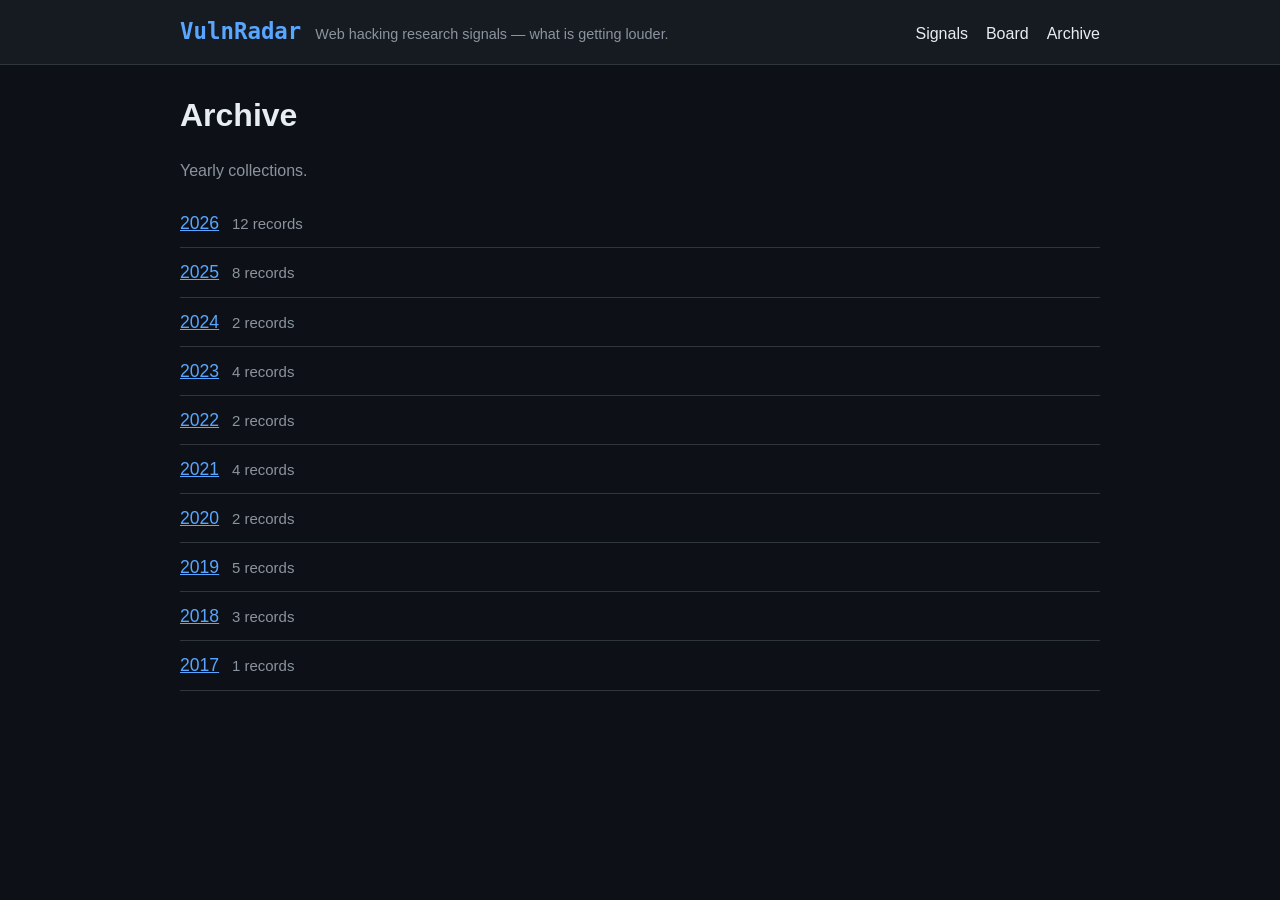
<file: docs/archive.html>
<!DOCTYPE html>
<html lang="en">
<head>
<meta charset="utf-8">
<meta name="viewport" content="width=device-width, initial-scale=1">
<title>Archive — VulnRadar</title>
<link rel="stylesheet" href="style.css">
<link rel="alternate" type="application/rss+xml" title="VulnRadar" href="feed.xml">
</head>
<body>
<header class="site-header">
  <div class="wrap">
    <a class="brand" href="index.html">VulnRadar</a>
    <span class="tagline">Web hacking research signals — what is getting louder.</span>
    <nav><a href="index.html">Signals</a><a href="board.html">Board</a><a href="archive.html">Archive</a></nav>
  </div>
</header>
<main class="wrap">
<h1>Archive</h1><p class="lede">Yearly collections.</p><ul class="years"><li><a href="2026.html">2026</a> <span>12 records</span></li><li><a href="2025.html">2025</a> <span>8 records</span></li><li><a href="2024.html">2024</a> <span>2 records</span></li><li><a href="2023.html">2023</a> <span>4 records</span></li><li><a href="2022.html">2022</a> <span>2 records</span></li><li><a href="2021.html">2021</a> <span>4 records</span></li><li><a href="2020.html">2020</a> <span>2 records</span></li><li><a href="2019.html">2019</a> <span>5 records</span></li><li><a href="2018.html">2018</a> <span>3 records</span></li><li><a href="2017.html">2017</a> <span>1 records</span></li></ul>
</main>
</body>
</html>
</file>
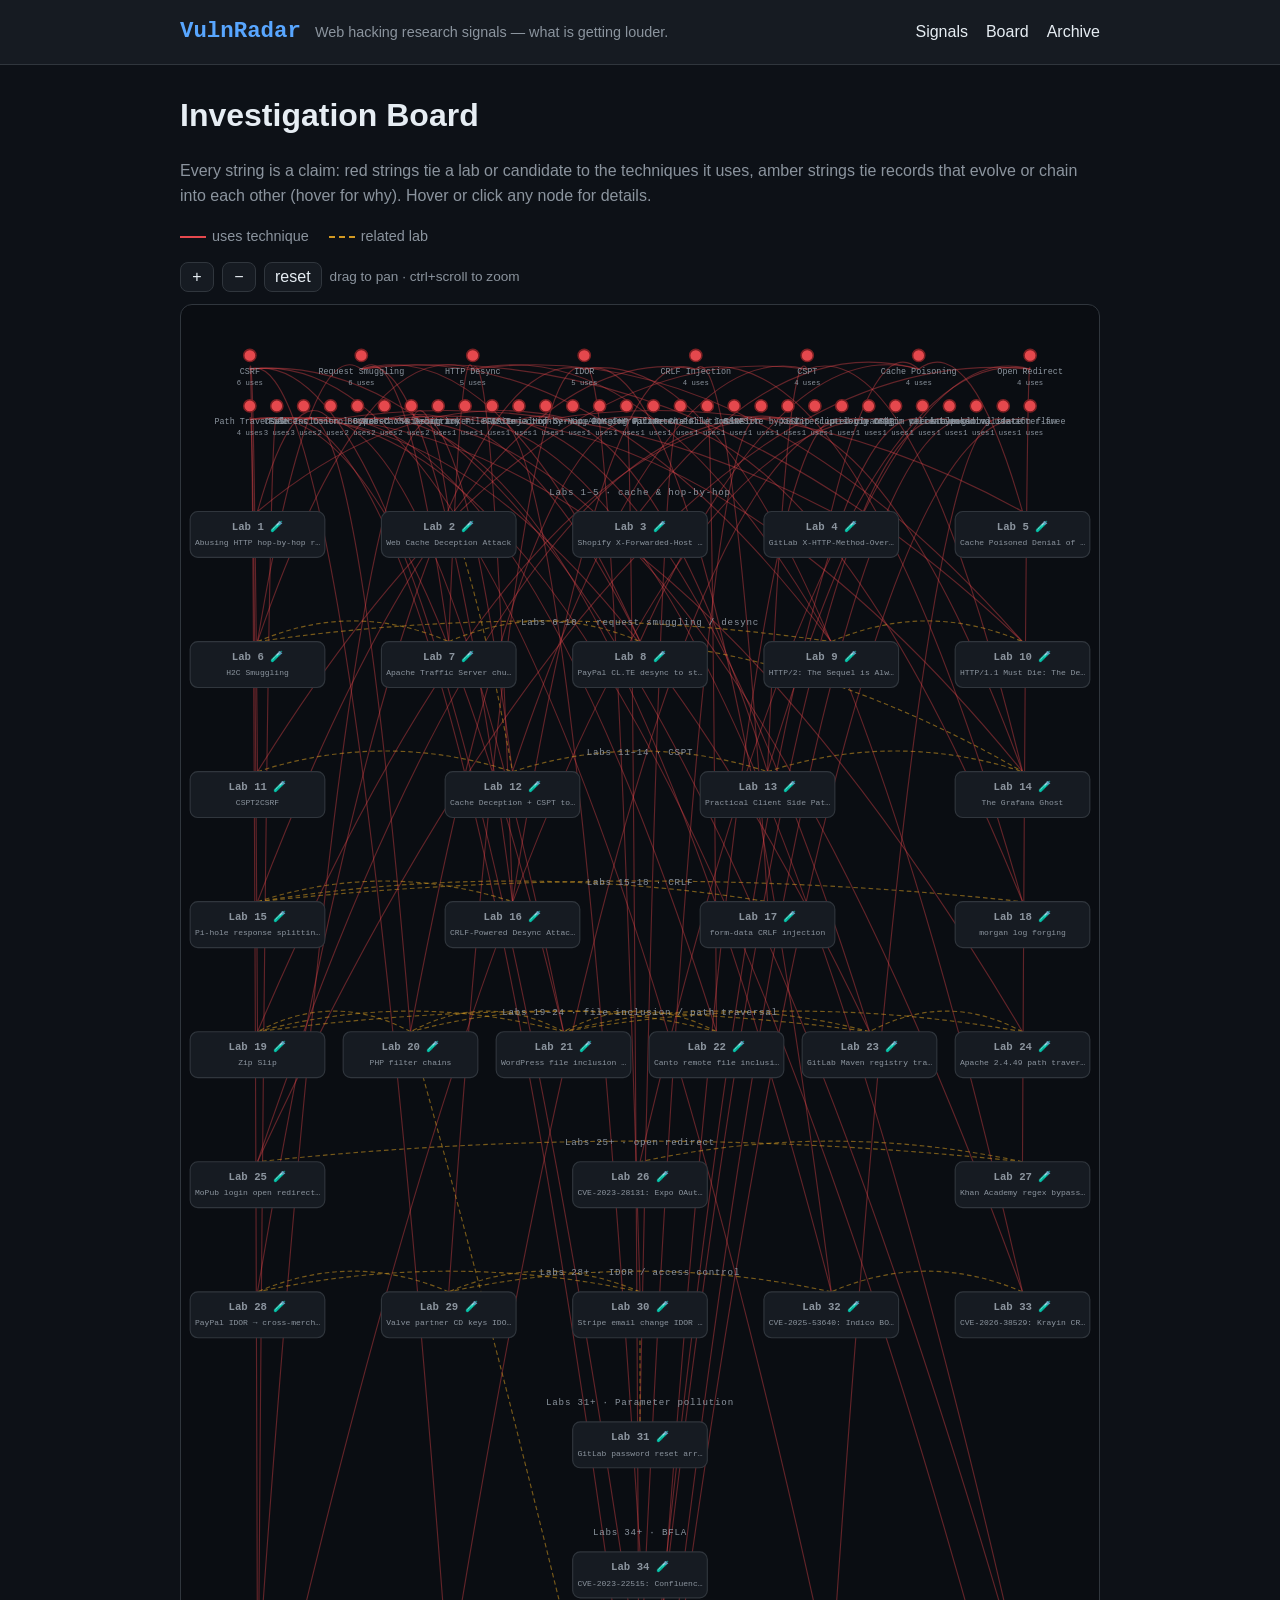
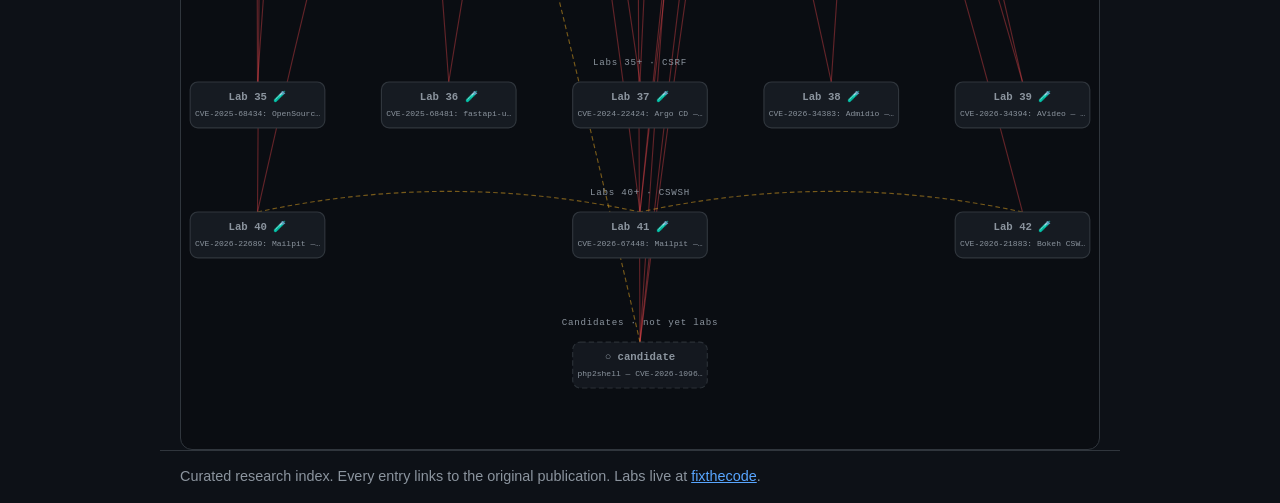
<file: docs/board.html>
<!DOCTYPE html>
<html lang="en">
<head>
<meta charset="utf-8">
<meta name="viewport" content="width=device-width, initial-scale=1">
<title>Board — VulnRadar</title>
<link rel="stylesheet" href="style.css">
<link rel="alternate" type="application/rss+xml" title="VulnRadar" href="feed.xml">
</head>
<body>
<header class="site-header">
  <div class="wrap">
    <a class="brand" href="index.html">VulnRadar</a>
    <span class="tagline">Web hacking research signals — what is getting louder.</span>
    <nav><a href="index.html">Signals</a><a href="board.html">Board</a><a href="archive.html">Archive</a></nav>
  </div>
</header>
<main class="wrap">
<h1>Investigation Board</h1><p class="lede">Every string is a claim: red strings tie a lab or candidate to the techniques it uses, amber strings tie records that evolve or chain into each other (hover for why). Hover or click any node for details.</p><div class="legend"><span><i class="sw red"></i>uses technique</span><span><i class="sw amber"></i>related lab</span></div><div class="boardtools"><button id="zin" aria-label="zoom in">+</button><button id="zout" aria-label="zoom out">−</button><button id="zreset">reset</button><span class="hint">drag to pan · ctrl+scroll to zoom</span></div><div class="boardwrap"><svg id="board" viewBox="0 0 1200 2280" role="img" aria-label="technique relationship board"><g id="viewport"><path class="string" data-lab="lab-16-crlf-desync" data-tech="CRLF Injection" d="M 433.3 780 Q 553.1 32 672.9 84"><title>CRLF-Powered Desync Attacks — uses — CRLF Injection</title></path><path class="string" data-lab="lab-16-crlf-desync" data-tech="Request Smuggling" d="M 433.3 780 Q 334.5 32 235.7 84"><title>CRLF-Powered Desync Attacks — uses — Request Smuggling</title></path><path class="string" data-lab="lab-16-crlf-desync" data-tech="HTTP Desync" d="M 433.3 780 Q 407.4 32 381.4 84"><title>CRLF-Powered Desync Attacks — uses — HTTP Desync</title></path><path class="string" data-lab="lab-42-bokeh-cswsh-allowlist" data-tech="CSWSH" d="M 1100.0 1970 Q 612.6 98 125.2 150"><title>CVE-2026-21883: Bokeh CSWSH allowlist prefix-match → look-alike domain bypass — uses — CSWSH</title></path><path class="string" data-lab="lab-40-mailpit-cswsh" data-tech="CSWSH" d="M 100.0 1970 Q 112.6 98 125.2 150"><title>CVE-2026-22689: Mailpit — CSWSH tanpa validasi Origin — uses — CSWSH</title></path><path class="string" data-lab="lab-40-mailpit-cswsh" data-tech="missing origin validation" d="M 100.0 1970 Q 517.0 98 934.1 150"><title>CVE-2026-22689: Mailpit — CSWSH tanpa validasi Origin — uses — missing origin validation</title></path><path class="string" data-lab="lab-38-admidio-imported-csrf" data-tech="CSRF" d="M 850.0 1800 Q 470.0 32 90.0 84"><title>CVE-2026-34383: Admidio — penegakan CSRF kondisional pada input penyerang — uses — CSRF</title></path><path class="string" data-lab="lab-38-admidio-imported-csrf" data-tech="token validation flaw" d="M 850.0 1800 Q 962.4 98 1074.8 150"><title>CVE-2026-34383: Admidio — penegakan CSRF kondisional pada input penyerang — uses — token validation flaw</title></path><path class="string" data-lab="lab-39-avideo-plugin-csrf" data-tech="CSRF" d="M 1100.0 1800 Q 595.0 32 90.0 84"><title>CVE-2026-34394: AVideo — CSRF config plugin → takeover platform — uses — CSRF</title></path><path class="string" data-lab="lab-39-avideo-plugin-csrf" data-tech="missing token" d="M 1100.0 1800 Q 718.1 98 336.2 150"><title>CVE-2026-34394: AVideo — CSRF config plugin → takeover platform — uses — missing token</title></path><path class="string" data-lab="lab-33-krayin-bola-password-reset" data-tech="IDOR" d="M 1100.0 1290 Q 813.5 32 527.1 84"><title>CVE-2026-38529: Krayin CRM BOLA → password reset → ATO — uses — IDOR</title></path><path class="string" data-lab="lab-33-krayin-bola-password-reset" data-tech="BOLA" d="M 1100.0 1290 Q 665.4 98 230.7 150"><title>CVE-2026-38529: Krayin CRM BOLA → password reset → ATO — uses — BOLA</title></path><path class="string" data-lab="lab-41-mailpit-cswsh-bypass" data-tech="CSWSH" d="M 600.0 1970 Q 362.6 98 125.2 150"><title>CVE-2026-67448: Mailpit — bypass cek Origin WebSocket via path percent-encoded — uses — CSWSH</title></path><path class="string" data-lab="lab-41-mailpit-cswsh-bypass" data-tech="origin check bypass" d="M 600.0 1970 Q 784.6 98 969.3 150"><title>CVE-2026-67448: Mailpit — bypass cek Origin WebSocket via path percent-encoded — uses — origin check bypass</title></path><path class="string" data-lab="lab-41-mailpit-cswsh-bypass" data-tech="percent-encoding" d="M 600.0 1970 Q 802.2 98 1004.5 150"><title>CVE-2026-67448: Mailpit — bypass cek Origin WebSocket via path percent-encoded — uses — percent-encoding</title></path><path class="string" data-lab="lab-17-formdata-crlf" data-tech="CRLF Injection" d="M 766.7 780 Q 719.8 32 672.9 84"><title>form-data CRLF injection — uses — CRLF Injection</title></path><path class="string" data-lab="lab-27-khan-academy-regex-bypass" data-tech="Open Redirect" d="M 1100.0 1120 Q 1105.0 32 1110.0 84"><title>Khan Academy regex bypass → 1-click ATO (H1 #3723458) — uses — Open Redirect</title></path><path class="string" data-lab="lab-18-morgan-log-forging" data-tech="CRLF Injection" d="M 1100.0 780 Q 886.5 32 672.9 84"><title>morgan log forging — uses — CRLF Injection</title></path><path class="string" data-lab="lab-18-morgan-log-forging" data-tech="Log Forging" d="M 1100.0 780 Q 823.6 98 547.2 150"><title>morgan log forging — uses — Log Forging</title></path><path class="string" data-lab="finding-php2shell" data-tech="use-after-free" d="M 600.0 2140 Q 855.0 98 1110.0 150"><title>php2shell — CVE-2026-109618 &amp; CVE-2026-109619: unauthenticated RCE in PHP core — uses — use-after-free</title></path><path class="string" data-lab="finding-php2shell" data-tech="OOM corruption" d="M 600.0 2140 Q 591.2 98 582.4 150"><title>php2shell — CVE-2026-109618 &amp; CVE-2026-109619: unauthenticated RCE in PHP core — uses — OOM corruption</title></path><path class="string" data-lab="finding-php2shell" data-tech="stale global state" d="M 600.0 2140 Q 819.9 98 1039.7 150"><title>php2shell — CVE-2026-109618 &amp; CVE-2026-109619: unauthenticated RCE in PHP core — uses — stale global state</title></path><path class="string" data-lab="finding-php2shell" data-tech="interrupted cleanup" d="M 600.0 2140 Q 731.9 98 863.8 150"><title>php2shell — CVE-2026-109618 &amp; CVE-2026-109619: unauthenticated RCE in PHP core — uses — interrupted cleanup</title></path><path class="string" data-lab="lab-21-wp-file-inclusion" data-tech="File Inclusion" d="M 500.0 950 Q 330.1 98 160.3 150"><title>WordPress file inclusion (CVE-2026-87902) — uses — File Inclusion</title></path><path class="string" data-lab="lab-21-wp-file-inclusion" data-tech="Path Traversal" d="M 500.0 950 Q 295.0 98 90.0 150"><title>WordPress file inclusion (CVE-2026-87902) — uses — Path Traversal</title></path><path class="string" data-lab="lab-07-ats-chunked-smuggling" data-tech="Request Smuggling" d="M 350.0 440 Q 292.9 32 235.7 84"><title>Apache Traffic Server chunked smuggling — uses — Request Smuggling</title></path><path class="string" data-lab="lab-07-ats-chunked-smuggling" data-tech="HTTP Desync" d="M 350.0 440 Q 365.7 32 381.4 84"><title>Apache Traffic Server chunked smuggling — uses — HTTP Desync</title></path><path class="string" data-lab="lab-12-cspt-cache-deception" data-tech="CSPT" d="M 433.3 610 Q 626.0 32 818.6 84"><title>Cache Deception + CSPT to Account Takeover — uses — CSPT</title></path><path class="string" data-lab="lab-12-cspt-cache-deception" data-tech="Web Cache Deception" d="M 433.3 610 Q 367.1 98 301.0 150"><title>Cache Deception + CSPT to Account Takeover — uses — Web Cache Deception</title></path><path class="string" data-lab="lab-32-indico-principals-bola" data-tech="IDOR" d="M 850.0 1290 Q 688.5 32 527.1 84"><title>CVE-2025-53640: Indico BOLA /api/principals → PII exposure — uses — IDOR</title></path><path class="string" data-lab="lab-32-indico-principals-bola" data-tech="BOLA" d="M 850.0 1290 Q 540.4 98 230.7 150"><title>CVE-2025-53640: Indico BOLA /api/principals → PII exposure — uses — BOLA</title></path><path class="string" data-lab="lab-35-opensourcepos-classic-csrf" data-tech="CSRF" d="M 100.0 1800 Q 95.0 32 90.0 84"><title>CVE-2025-68434: OpenSourcePOS — CSRF klasik tanpa token — uses — CSRF</title></path><path class="string" data-lab="lab-35-opensourcepos-classic-csrf" data-tech="missing token" d="M 100.0 1800 Q 218.1 98 336.2 150"><title>CVE-2025-68434: OpenSourcePOS — CSRF klasik tanpa token — uses — missing token</title></path><path class="string" data-lab="lab-36-fastapiusers-login-csrf" data-tech="CSRF" d="M 350.0 1800 Q 220.0 32 90.0 84"><title>CVE-2025-68481: fastapi-users — login CSRF via OAuth state — uses — CSRF</title></path><path class="string" data-lab="lab-36-fastapiusers-login-csrf" data-tech="login CSRF" d="M 350.0 1800 Q 624.5 98 899.0 150"><title>CVE-2025-68481: fastapi-users — login CSRF via OAuth state — uses — login CSRF</title></path><path class="string" data-lab="lab-10-0cl-expect-desync" data-tech="Request Smuggling" d="M 1100.0 440 Q 667.9 32 235.7 84"><title>HTTP/1.1 Must Die: The Desync Endgame — uses — Request Smuggling</title></path><path class="string" data-lab="lab-10-0cl-expect-desync" data-tech="HTTP Desync" d="M 1100.0 440 Q 740.7 32 381.4 84"><title>HTTP/1.1 Must Die: The Desync Endgame — uses — HTTP Desync</title></path><path class="string" data-lab="lab-15-crlf-response-splitting" data-tech="CRLF Injection" d="M 100.0 780 Q 386.4 32 672.9 84"><title>Pi-hole response splitting to session fixation — uses — CRLF Injection</title></path><path class="string" data-lab="lab-14-cspt-plugin-xss-ssrf" data-tech="CSPT" d="M 1100.0 610 Q 959.3 32 818.6 84"><title>The Grafana Ghost — uses — CSPT</title></path><path class="string" data-lab="lab-14-cspt-plugin-xss-ssrf" data-tech="Stored XSS" d="M 1100.0 610 Q 683.0 98 265.9 150"><title>The Grafana Ghost — uses — Stored XSS</title></path><path class="string" data-lab="lab-14-cspt-plugin-xss-ssrf" data-tech="SSRF" d="M 1100.0 610 Q 911.5 98 723.1 150"><title>The Grafana Ghost — uses — SSRF</title></path><path class="string" data-lab="lab-11-cspt-csrf" data-tech="CSPT" d="M 100.0 610 Q 459.3 32 818.6 84"><title>CSPT2CSRF — uses — CSPT</title></path><path class="string" data-lab="lab-11-cspt-csrf" data-tech="CSRF" d="M 100.0 610 Q 95.0 32 90.0 84"><title>CSPT2CSRF — uses — CSRF</title></path><path class="string" data-lab="lab-37-argocd-samesite-csrf" data-tech="CSRF" d="M 600.0 1800 Q 345.0 32 90.0 84"><title>CVE-2024-22424: Argo CD — CSRF via SameSite/cookie-scoping bypass — uses — CSRF</title></path><path class="string" data-lab="lab-37-argocd-samesite-csrf" data-tech="SameSite bypass" d="M 600.0 1800 Q 679.1 98 758.3 150"><title>CVE-2024-22424: Argo CD — CSRF via SameSite/cookie-scoping bypass — uses — SameSite bypass</title></path><path class="string" data-lab="lab-22-canto-rfi" data-tech="File Inclusion" d="M 700.0 950 Q 430.1 98 160.3 150"><title>Canto remote file inclusion (CVE-2023-3452) — uses — File Inclusion</title></path><path class="string" data-lab="lab-22-canto-rfi" data-tech="Remote File Inclusion" d="M 700.0 950 Q 694.0 98 687.9 150"><title>Canto remote file inclusion (CVE-2023-3452) — uses — Remote File Inclusion</title></path><path class="string" data-lab="lab-34-confluence-setup-bfla" data-tech="BFLA" d="M 600.0 1630 Q 503.3 98 406.6 150"><title>CVE-2023-22515: Confluence BFLA → rantai setup → admin takeover — uses — BFLA</title></path><path class="string" data-lab="lab-26-expo-oauth-openredirect" data-tech="Open Redirect" d="M 600.0 1120 Q 855.0 32 1110.0 84"><title>CVE-2023-28131: Expo OAuth proxy open redirect → ATO — uses — Open Redirect</title></path><path class="string" data-lab="lab-31-gitlab-reset-array-pollution" data-tech="Parameter Pollution" d="M 600.0 1460 Q 626.4 98 652.8 150"><title>GitLab password reset array pollution → ATO (H1 #2293343) — uses — Parameter Pollution</title></path><path class="string" data-lab="lab-20-php-filter-chain" data-tech="File Inclusion" d="M 300.0 950 Q 230.2 98 160.3 150"><title>PHP filter chains — uses — File Inclusion</title></path><path class="string" data-lab="lab-20-php-filter-chain" data-tech="PHP Filter Chain" d="M 300.0 950 Q 458.8 98 617.6 150"><title>PHP filter chains — uses — PHP Filter Chain</title></path><path class="string" data-lab="lab-13-cspt-stylesheet-injection" data-tech="CSPT" d="M 766.7 610 Q 792.7 32 818.6 84"><title>Practical Client Side Path Traversal Attacks — uses — CSPT</title></path><path class="string" data-lab="lab-13-cspt-stylesheet-injection" data-tech="Open Redirect" d="M 766.7 610 Q 938.4 32 1110.0 84"><title>Practical Client Side Path Traversal Attacks — uses — Open Redirect</title></path><path class="string" data-lab="lab-13-cspt-stylesheet-injection" data-tech="CSS Injection" d="M 766.7 610 Q 604.2 98 441.7 150"><title>Practical Client Side Path Traversal Attacks — uses — CSS Injection</title></path><path class="string" data-lab="lab-24-apache-249-traversal" data-tech="Path Traversal" d="M 1100.0 950 Q 595.0 98 90.0 150"><title>Apache 2.4.49 path traversal (CVE-2021-41773) — uses — Path Traversal</title></path><path class="string" data-lab="lab-04-method-override" data-tech="Cache Poisoning" d="M 850.0 270 Q 907.1 32 964.3 84"><title>GitLab X-HTTP-Method-Override cache poisoning — uses — Cache Poisoning</title></path><path class="string" data-lab="lab-04-method-override" data-tech="Access Control Bypass" d="M 850.0 270 Q 522.8 98 195.5 150"><title>GitLab X-HTTP-Method-Override cache poisoning — uses — Access Control Bypass</title></path><path class="string" data-lab="lab-09-h2-downgrade-desync" data-tech="Request Smuggling" d="M 850.0 440 Q 542.9 32 235.7 84"><title>HTTP/2: The Sequel is Always Worse — uses — Request Smuggling</title></path><path class="string" data-lab="lab-09-h2-downgrade-desync" data-tech="HTTP Desync" d="M 850.0 440 Q 615.7 32 381.4 84"><title>HTTP/2: The Sequel is Always Worse — uses — HTTP Desync</title></path><path class="string" data-lab="lab-30-stripe-email-idor-ato" data-tech="IDOR" d="M 600.0 1290 Q 563.5 32 527.1 84"><title>Stripe email change IDOR → ATO (H1 #1250037) — uses — IDOR</title></path><path class="string" data-lab="lab-06-h2c-smuggling" data-tech="Request Smuggling" d="M 100.0 440 Q 167.8 32 235.7 84"><title>H2C Smuggling — uses — Request Smuggling</title></path><path class="string" data-lab="lab-06-h2c-smuggling" data-tech="HTTP Desync" d="M 100.0 440 Q 240.7 32 381.4 84"><title>H2C Smuggling — uses — HTTP Desync</title></path><path class="string" data-lab="lab-03-unkeyed-input-xfh" data-tech="Cache Poisoning" d="M 600.0 270 Q 782.1 32 964.3 84"><title>Shopify X-Forwarded-Host cache poisoning — uses — Cache Poisoning</title></path><path class="string" data-lab="lab-01-hop-by-hop-xff-bypass" data-tech="Hop-by-Hop Abuse" d="M 100.0 270 Q 306.1 98 512.1 150"><title>Abusing HTTP hop-by-hop request headers — uses — Hop-by-Hop Abuse</title></path><path class="string" data-lab="lab-01-hop-by-hop-xff-bypass" data-tech="Access Control Bypass" d="M 100.0 270 Q 147.8 98 195.5 150"><title>Abusing HTTP hop-by-hop request headers — uses — Access Control Bypass</title></path><path class="string" data-lab="lab-05-cpdos-error-caching" data-tech="Cache Poisoning" d="M 1100.0 270 Q 1032.2 32 964.3 84"><title>Cache Poisoned Denial of Service (CPDoS) — uses — Cache Poisoning</title></path><path class="string" data-lab="lab-05-cpdos-error-caching" data-tech="Denial of Service" d="M 1100.0 270 Q 788.5 98 476.9 150"><title>Cache Poisoned Denial of Service (CPDoS) — uses — Denial of Service</title></path><path class="string" data-lab="lab-23-gitlab-maven-traversal" data-tech="Path Traversal" d="M 900.0 950 Q 495.0 98 90.0 150"><title>GitLab Maven registry traversal to authorized_keys write (HackerOne #733072) — uses — Path Traversal</title></path><path class="string" data-lab="lab-23-gitlab-maven-traversal" data-tech="Arbitrary File Write" d="M 900.0 950 Q 635.7 98 371.4 150"><title>GitLab Maven registry traversal to authorized_keys write (HackerOne #733072) — uses — Arbitrary File Write</title></path><path class="string" data-lab="lab-25-mopub-openredirect-xss" data-tech="Open Redirect" d="M 100.0 1120 Q 605.0 32 1110.0 84"><title>MoPub login open redirect → XSS via javascript: URI (H1 #683298) — uses — Open Redirect</title></path><path class="string" data-lab="lab-25-mopub-openredirect-xss" data-tech="XSS" d="M 100.0 1120 Q 446.7 98 793.4 150"><title>MoPub login open redirect → XSS via javascript: URI (H1 #683298) — uses — XSS</title></path><path class="string" data-lab="lab-08-paypal-clte-cache-poison" data-tech="Request Smuggling" d="M 600.0 440 Q 417.9 32 235.7 84"><title>PayPal CL.TE desync to stored XSS — uses — Request Smuggling</title></path><path class="string" data-lab="lab-08-paypal-clte-cache-poison" data-tech="Cache Poisoning" d="M 600.0 440 Q 782.1 32 964.3 84"><title>PayPal CL.TE desync to stored XSS — uses — Cache Poisoning</title></path><path class="string" data-lab="lab-08-paypal-clte-cache-poison" data-tech="Stored XSS" d="M 600.0 440 Q 432.9 98 265.9 150"><title>PayPal CL.TE desync to stored XSS — uses — Stored XSS</title></path><path class="string" data-lab="lab-28-paypal-idor-privesc" data-tech="IDOR" d="M 100.0 1290 Q 313.6 32 527.1 84"><title>PayPal IDOR → cross-merchant privilege escalation (H1 #415081) — uses — IDOR</title></path><path class="string" data-lab="lab-29-valve-cdkeys-idor" data-tech="IDOR" d="M 350.0 1290 Q 438.6 32 527.1 84"><title>Valve partner CD keys IDOR (H1 #391217) — uses — IDOR</title></path><path class="string" data-lab="lab-19-zip-slip" data-tech="Path Traversal" d="M 100.0 950 Q 95.0 98 90.0 150"><title>Zip Slip — uses — Path Traversal</title></path><path class="string" data-lab="lab-19-zip-slip" data-tech="Zip Slip" d="M 100.0 950 Q 464.3 98 828.6 150"><title>Zip Slip — uses — Zip Slip</title></path><path class="string" data-lab="lab-02-web-cache-deception" data-tech="Web Cache Deception" d="M 350.0 270 Q 325.5 98 301.0 150"><title>Web Cache Deception Attack — uses — Web Cache Deception</title></path><path class="link" data-a="lab-42-bokeh-cswsh-allowlist" data-b="lab-41-mailpit-cswsh-bypass" d="M 1100.0 1970 Q 850.0 1916 600.0 1970"><title>trilogi CSWSH — pendahulu langsung; di sini validasi Origin ada dan aktif, tetapi logika matcher-nya cacat (prefix-match per label)</title></path><path class="link" data-a="lab-40-mailpit-cswsh" data-b="lab-41-mailpit-cswsh-bypass" d="M 100.0 1970 Q 350.0 1916 600.0 1970"><title>regresi fix ini — bypass cek Origin via path percent-encoded (CVE-2026-67448)</title></path><path class="link" data-a="lab-33-krayin-bola-password-reset" data-b="lab-32-indico-principals-bola" d="M 1100.0 1290 Q 975.0 1236 850.0 1290"><title>both are BOLA in real open-source software; Krayin allows password reset → ATO, Indico leaks PII</title></path><path class="link" data-a="lab-27-khan-academy-regex-bypass" data-b="lab-25-mopub-openredirect-xss" d="M 1100.0 1120 Q 600.0 1066 100.0 1120"><title>both are open redirects with real impact; MoPub escalates to XSS via javascript: scheme, Khan steals an auth-transfer token</title></path><path class="link" data-a="lab-27-khan-academy-regex-bypass" data-b="lab-26-expo-oauth-openredirect" d="M 1100.0 1120 Q 850.0 1066 600.0 1120"><title>both are redirect-driven token theft → ATO; Khan bypasses an unescaped-dot regex, Expo bypasses a case-sensitive scheme check</title></path><path class="link" data-a="finding-php2shell" data-b="lab-20-php-filter-chain" d="M 600.0 2140 Q 450.0 1485.0 300.0 950"><title>sama-sama RCE yang berakar di runtime PHP, bukan logika aplikasi — filter chain butuh sink include di aplikasi, php2shell berjalan dari request mentah sebelum kode aplikasi dieksekusi</title></path><path class="link" data-a="lab-21-wp-file-inclusion" data-b="lab-20-php-filter-chain" d="M 500.0 950 Q 400.0 896 300.0 950"><title>same family — file inclusion; lab 20 forges code via filter chains (RCE), lab 21 reads files via traversal (containment failure)</title></path><path class="link" data-a="lab-07-ats-chunked-smuggling" data-b="lab-08-paypal-clte-cache-poison" d="M 350.0 440 Q 475.0 386 600.0 440"><title>smuggling as chain entry</title></path><path class="link" data-a="lab-12-cspt-cache-deception" data-b="lab-13-cspt-stylesheet-injection" d="M 433.3 610 Q 600.0 556 766.7 610"><title>CSPT series</title></path><path class="link" data-a="lab-32-indico-principals-bola" data-b="lab-29-valve-cdkeys-idor" d="M 850.0 1290 Q 600.0 1236 350.0 1290"><title>both are missing object authorization → mass exposure; Indico exposes user PII, Valve exposes game CD keys</title></path><path class="link" data-a="lab-15-crlf-response-splitting" data-b="lab-16-crlf-desync" d="M 100.0 780 Q 266.6 726 433.3 780"><title>CRLF-powered desync</title></path><path class="link" data-a="lab-15-crlf-response-splitting" data-b="lab-17-formdata-crlf" d="M 100.0 780 Q 433.4 726 766.7 780"><title>CRLF family</title></path><path class="link" data-a="lab-15-crlf-response-splitting" data-b="lab-18-morgan-log-forging" d="M 100.0 780 Q 600.0 726 1100.0 780"><title>CRLF family</title></path><path class="link" data-a="lab-11-cspt-csrf" data-b="lab-12-cspt-cache-deception" d="M 100.0 610 Q 266.6 556 433.3 610"><title>CSPT series</title></path><path class="link" data-a="lab-22-canto-rfi" data-b="lab-20-php-filter-chain" d="M 700.0 950 Q 500.0 896 300.0 950"><title>both abuse PHP include sinks — RFI needs allow_url_include, filter chains need nothing writable</title></path><path class="link" data-a="lab-22-canto-rfi" data-b="lab-21-wp-file-inclusion" d="M 700.0 950 Q 600.0 896 500.0 950"><title>same family — file inclusion; lab 21 reads local files via traversal, lab 22 executes remote code via include</title></path><path class="link" data-a="lab-31-gitlab-reset-array-pollution" data-b="lab-30-stripe-email-idor-ato" d="M 600.0 1460 Q 600.0 1315.0 600.0 1290"><title>both are → ATO via account identity flows; GitLab pollutes the reset recipient, Stripe changes the account email</title></path><path class="link" data-a="lab-20-php-filter-chain" data-b="lab-19-zip-slip" d="M 300.0 950 Q 200.0 896 100.0 950"><title>same family — file inclusion / path traversal; lab 19 writes outside the target dir, lab 20 executes forged code via include</title></path><path class="link" data-a="lab-13-cspt-stylesheet-injection" data-b="lab-14-cspt-plugin-xss-ssrf" d="M 766.7 610 Q 933.4 556 1100.0 610"><title>CSPT series</title></path><path class="link" data-a="lab-24-apache-249-traversal" data-b="lab-23-gitlab-maven-traversal" d="M 1100.0 950 Q 1000.0 896 900.0 950"><title>same root-cause class — decode-ordering: lab 23 validated the pre-decoded URL, lab 24 checked for .. before decoding %2e to .; lab 23 writes files, lab 24 reads them</title></path><path class="link" data-a="lab-24-apache-249-traversal" data-b="lab-21-wp-file-inclusion" d="M 1100.0 950 Q 800.0 896 500.0 950"><title>same attack family, different root cause — lab 21 is canonicalization without containment, lab 24 is check-then-decode ordering</title></path><path class="link" data-a="lab-09-h2-downgrade-desync" data-b="lab-10-0cl-expect-desync" d="M 850.0 440 Q 975.0 386 1100.0 440"><title>desync family</title></path><path class="link" data-a="lab-30-stripe-email-idor-ato" data-b="lab-28-paypal-idor-privesc" d="M 600.0 1290 Q 350.0 1236 100.0 1290"><title>both are IDOR in account management; Stripe takes over accounts via email change, PayPal escalates privilege across merchants</title></path><path class="link" data-a="lab-30-stripe-email-idor-ato" data-b="lab-29-valve-cdkeys-idor" d="M 600.0 1290 Q 475.0 1236 350.0 1290"><title>both are missing object authorization; Stripe mutates account identity → ATO, Valve leaks mass CD keys</title></path><path class="link" data-a="lab-06-h2c-smuggling" data-b="lab-07-ats-chunked-smuggling" d="M 100.0 440 Q 225.0 386 350.0 440"><title>same primitive, new vector</title></path><path class="link" data-a="lab-06-h2c-smuggling" data-b="lab-09-h2-downgrade-desync" d="M 100.0 440 Q 475.0 386 850.0 440"><title>desync family</title></path><path class="link" data-a="lab-23-gitlab-maven-traversal" data-b="lab-19-zip-slip" d="M 900.0 950 Q 500.0 896 100.0 950"><title>same primitive class — arbitrary file write via traversal; lab 19 via archive entry names, lab 23 via an API file_name segment</title></path><path class="link" data-a="lab-23-gitlab-maven-traversal" data-b="lab-21-wp-file-inclusion" d="M 900.0 950 Q 700.0 896 500.0 950"><title>same root-cause class — canonicalization without containment; lab 21 reads files, lab 23 writes them</title></path><path class="link" data-a="lab-08-paypal-clte-cache-poison" data-b="lab-14-cspt-plugin-xss-ssrf" d="M 600.0 440 Q 850.0 465.0 1100.0 610"><title>stored XSS as final impact</title></path><path class="link" data-a="lab-29-valve-cdkeys-idor" data-b="lab-28-paypal-idor-privesc" d="M 350.0 1290 Q 225.0 1236 100.0 1290"><title>both are IDOR/BOLA in partner account flows; Valve leaks mass CD keys, PayPal escalates privilege across merchants</title></path><path class="link" data-a="lab-19-zip-slip" data-b="lab-21-wp-file-inclusion" d="M 100.0 950 Q 300.0 896 500.0 950"><title>same root-cause class — canonicalization without containment; read vs write primitive</title></path><path class="link" data-a="lab-02-web-cache-deception" data-b="lab-12-cspt-cache-deception" d="M 350.0 270 Q 391.6 380.0 433.3 610"><title>deception primitive, new vector (CSPT)</title></path><g class="technode" data-tech="CSRF" tabindex="0" role="button" aria-label="technique CSRF, 6 uses"><circle class="pin" cx="90.0" cy="66" r="8"/><text class="techlabel" x="90.0" y="90" text-anchor="middle">CSRF</text><text class="techcount" x="90.0" y="104" text-anchor="middle">6 uses</text></g><g class="technode" data-tech="Request Smuggling" tabindex="0" role="button" aria-label="technique Request Smuggling, 6 uses"><circle class="pin" cx="235.7" cy="66" r="8"/><text class="techlabel" x="235.7" y="90" text-anchor="middle">Request Smuggling</text><text class="techcount" x="235.7" y="104" text-anchor="middle">6 uses</text></g><g class="technode" data-tech="HTTP Desync" tabindex="0" role="button" aria-label="technique HTTP Desync, 5 uses"><circle class="pin" cx="381.4" cy="66" r="8"/><text class="techlabel" x="381.4" y="90" text-anchor="middle">HTTP Desync</text><text class="techcount" x="381.4" y="104" text-anchor="middle">5 uses</text></g><g class="technode" data-tech="IDOR" tabindex="0" role="button" aria-label="technique IDOR, 5 uses"><circle class="pin" cx="527.1" cy="66" r="8"/><text class="techlabel" x="527.1" y="90" text-anchor="middle">IDOR</text><text class="techcount" x="527.1" y="104" text-anchor="middle">5 uses</text></g><g class="technode" data-tech="CRLF Injection" tabindex="0" role="button" aria-label="technique CRLF Injection, 4 uses"><circle class="pin" cx="672.9" cy="66" r="8"/><text class="techlabel" x="672.9" y="90" text-anchor="middle">CRLF Injection</text><text class="techcount" x="672.9" y="104" text-anchor="middle">4 uses</text></g><g class="technode" data-tech="CSPT" tabindex="0" role="button" aria-label="technique CSPT, 4 uses"><circle class="pin" cx="818.6" cy="66" r="8"/><text class="techlabel" x="818.6" y="90" text-anchor="middle">CSPT</text><text class="techcount" x="818.6" y="104" text-anchor="middle">4 uses</text></g><g class="technode" data-tech="Cache Poisoning" tabindex="0" role="button" aria-label="technique Cache Poisoning, 4 uses"><circle class="pin" cx="964.3" cy="66" r="8"/><text class="techlabel" x="964.3" y="90" text-anchor="middle">Cache Poisoning</text><text class="techcount" x="964.3" y="104" text-anchor="middle">4 uses</text></g><g class="technode" data-tech="Open Redirect" tabindex="0" role="button" aria-label="technique Open Redirect, 4 uses"><circle class="pin" cx="1110.0" cy="66" r="8"/><text class="techlabel" x="1110.0" y="90" text-anchor="middle">Open Redirect</text><text class="techcount" x="1110.0" y="104" text-anchor="middle">4 uses</text></g><g class="technode" data-tech="Path Traversal" tabindex="0" role="button" aria-label="technique Path Traversal, 4 uses"><circle class="pin" cx="90.0" cy="132" r="8"/><text class="techlabel" x="90.0" y="156" text-anchor="middle">Path Traversal</text><text class="techcount" x="90.0" y="170" text-anchor="middle">4 uses</text></g><g class="technode" data-tech="CSWSH" tabindex="0" role="button" aria-label="technique CSWSH, 3 uses"><circle class="pin" cx="125.2" cy="132" r="8"/><text class="techlabel" x="125.2" y="156" text-anchor="middle">CSWSH</text><text class="techcount" x="125.2" y="170" text-anchor="middle">3 uses</text></g><g class="technode" data-tech="File Inclusion" tabindex="0" role="button" aria-label="technique File Inclusion, 3 uses"><circle class="pin" cx="160.3" cy="132" r="8"/><text class="techlabel" x="160.3" y="156" text-anchor="middle">File Inclusion</text><text class="techcount" x="160.3" y="170" text-anchor="middle">3 uses</text></g><g class="technode" data-tech="Access Control Bypass" tabindex="0" role="button" aria-label="technique Access Control Bypass, 2 uses"><circle class="pin" cx="195.5" cy="132" r="8"/><text class="techlabel" x="195.5" y="156" text-anchor="middle">Access Control Bypass</text><text class="techcount" x="195.5" y="170" text-anchor="middle">2 uses</text></g><g class="technode" data-tech="BOLA" tabindex="0" role="button" aria-label="technique BOLA, 2 uses"><circle class="pin" cx="230.7" cy="132" r="8"/><text class="techlabel" x="230.7" y="156" text-anchor="middle">BOLA</text><text class="techcount" x="230.7" y="170" text-anchor="middle">2 uses</text></g><g class="technode" data-tech="Stored XSS" tabindex="0" role="button" aria-label="technique Stored XSS, 2 uses"><circle class="pin" cx="265.9" cy="132" r="8"/><text class="techlabel" x="265.9" y="156" text-anchor="middle">Stored XSS</text><text class="techcount" x="265.9" y="170" text-anchor="middle">2 uses</text></g><g class="technode" data-tech="Web Cache Deception" tabindex="0" role="button" aria-label="technique Web Cache Deception, 2 uses"><circle class="pin" cx="301.0" cy="132" r="8"/><text class="techlabel" x="301.0" y="156" text-anchor="middle">Web Cache Deception</text><text class="techcount" x="301.0" y="170" text-anchor="middle">2 uses</text></g><g class="technode" data-tech="missing token" tabindex="0" role="button" aria-label="technique missing token, 2 uses"><circle class="pin" cx="336.2" cy="132" r="8"/><text class="techlabel" x="336.2" y="156" text-anchor="middle">missing token</text><text class="techcount" x="336.2" y="170" text-anchor="middle">2 uses</text></g><g class="technode" data-tech="Arbitrary File Write" tabindex="0" role="button" aria-label="technique Arbitrary File Write, 1 uses"><circle class="pin" cx="371.4" cy="132" r="8"/><text class="techlabel" x="371.4" y="156" text-anchor="middle">Arbitrary File Write</text><text class="techcount" x="371.4" y="170" text-anchor="middle">1 uses</text></g><g class="technode" data-tech="BFLA" tabindex="0" role="button" aria-label="technique BFLA, 1 uses"><circle class="pin" cx="406.6" cy="132" r="8"/><text class="techlabel" x="406.6" y="156" text-anchor="middle">BFLA</text><text class="techcount" x="406.6" y="170" text-anchor="middle">1 uses</text></g><g class="technode" data-tech="CSS Injection" tabindex="0" role="button" aria-label="technique CSS Injection, 1 uses"><circle class="pin" cx="441.7" cy="132" r="8"/><text class="techlabel" x="441.7" y="156" text-anchor="middle">CSS Injection</text><text class="techcount" x="441.7" y="170" text-anchor="middle">1 uses</text></g><g class="technode" data-tech="Denial of Service" tabindex="0" role="button" aria-label="technique Denial of Service, 1 uses"><circle class="pin" cx="476.9" cy="132" r="8"/><text class="techlabel" x="476.9" y="156" text-anchor="middle">Denial of Service</text><text class="techcount" x="476.9" y="170" text-anchor="middle">1 uses</text></g><g class="technode" data-tech="Hop-by-Hop Abuse" tabindex="0" role="button" aria-label="technique Hop-by-Hop Abuse, 1 uses"><circle class="pin" cx="512.1" cy="132" r="8"/><text class="techlabel" x="512.1" y="156" text-anchor="middle">Hop-by-Hop Abuse</text><text class="techcount" x="512.1" y="170" text-anchor="middle">1 uses</text></g><g class="technode" data-tech="Log Forging" tabindex="0" role="button" aria-label="technique Log Forging, 1 uses"><circle class="pin" cx="547.2" cy="132" r="8"/><text class="techlabel" x="547.2" y="156" text-anchor="middle">Log Forging</text><text class="techcount" x="547.2" y="170" text-anchor="middle">1 uses</text></g><g class="technode" data-tech="OOM corruption" tabindex="0" role="button" aria-label="technique OOM corruption, 1 uses"><circle class="pin" cx="582.4" cy="132" r="8"/><text class="techlabel" x="582.4" y="156" text-anchor="middle">OOM corruption</text><text class="techcount" x="582.4" y="170" text-anchor="middle">1 uses</text></g><g class="technode" data-tech="PHP Filter Chain" tabindex="0" role="button" aria-label="technique PHP Filter Chain, 1 uses"><circle class="pin" cx="617.6" cy="132" r="8"/><text class="techlabel" x="617.6" y="156" text-anchor="middle">PHP Filter Chain</text><text class="techcount" x="617.6" y="170" text-anchor="middle">1 uses</text></g><g class="technode" data-tech="Parameter Pollution" tabindex="0" role="button" aria-label="technique Parameter Pollution, 1 uses"><circle class="pin" cx="652.8" cy="132" r="8"/><text class="techlabel" x="652.8" y="156" text-anchor="middle">Parameter Pollution</text><text class="techcount" x="652.8" y="170" text-anchor="middle">1 uses</text></g><g class="technode" data-tech="Remote File Inclusion" tabindex="0" role="button" aria-label="technique Remote File Inclusion, 1 uses"><circle class="pin" cx="687.9" cy="132" r="8"/><text class="techlabel" x="687.9" y="156" text-anchor="middle">Remote File Inclusion</text><text class="techcount" x="687.9" y="170" text-anchor="middle">1 uses</text></g><g class="technode" data-tech="SSRF" tabindex="0" role="button" aria-label="technique SSRF, 1 uses"><circle class="pin" cx="723.1" cy="132" r="8"/><text class="techlabel" x="723.1" y="156" text-anchor="middle">SSRF</text><text class="techcount" x="723.1" y="170" text-anchor="middle">1 uses</text></g><g class="technode" data-tech="SameSite bypass" tabindex="0" role="button" aria-label="technique SameSite bypass, 1 uses"><circle class="pin" cx="758.3" cy="132" r="8"/><text class="techlabel" x="758.3" y="156" text-anchor="middle">SameSite bypass</text><text class="techcount" x="758.3" y="170" text-anchor="middle">1 uses</text></g><g class="technode" data-tech="XSS" tabindex="0" role="button" aria-label="technique XSS, 1 uses"><circle class="pin" cx="793.4" cy="132" r="8"/><text class="techlabel" x="793.4" y="156" text-anchor="middle">XSS</text><text class="techcount" x="793.4" y="170" text-anchor="middle">1 uses</text></g><g class="technode" data-tech="Zip Slip" tabindex="0" role="button" aria-label="technique Zip Slip, 1 uses"><circle class="pin" cx="828.6" cy="132" r="8"/><text class="techlabel" x="828.6" y="156" text-anchor="middle">Zip Slip</text><text class="techcount" x="828.6" y="170" text-anchor="middle">1 uses</text></g><g class="technode" data-tech="interrupted cleanup" tabindex="0" role="button" aria-label="technique interrupted cleanup, 1 uses"><circle class="pin" cx="863.8" cy="132" r="8"/><text class="techlabel" x="863.8" y="156" text-anchor="middle">interrupted cleanup</text><text class="techcount" x="863.8" y="170" text-anchor="middle">1 uses</text></g><g class="technode" data-tech="login CSRF" tabindex="0" role="button" aria-label="technique login CSRF, 1 uses"><circle class="pin" cx="899.0" cy="132" r="8"/><text class="techlabel" x="899.0" y="156" text-anchor="middle">login CSRF</text><text class="techcount" x="899.0" y="170" text-anchor="middle">1 uses</text></g><g class="technode" data-tech="missing origin validation" tabindex="0" role="button" aria-label="technique missing origin validation, 1 uses"><circle class="pin" cx="934.1" cy="132" r="8"/><text class="techlabel" x="934.1" y="156" text-anchor="middle">missing origin validation</text><text class="techcount" x="934.1" y="170" text-anchor="middle">1 uses</text></g><g class="technode" data-tech="origin check bypass" tabindex="0" role="button" aria-label="technique origin check bypass, 1 uses"><circle class="pin" cx="969.3" cy="132" r="8"/><text class="techlabel" x="969.3" y="156" text-anchor="middle">origin check bypass</text><text class="techcount" x="969.3" y="170" text-anchor="middle">1 uses</text></g><g class="technode" data-tech="percent-encoding" tabindex="0" role="button" aria-label="technique percent-encoding, 1 uses"><circle class="pin" cx="1004.5" cy="132" r="8"/><text class="techlabel" x="1004.5" y="156" text-anchor="middle">percent-encoding</text><text class="techcount" x="1004.5" y="170" text-anchor="middle">1 uses</text></g><g class="technode" data-tech="stale global state" tabindex="0" role="button" aria-label="technique stale global state, 1 uses"><circle class="pin" cx="1039.7" cy="132" r="8"/><text class="techlabel" x="1039.7" y="156" text-anchor="middle">stale global state</text><text class="techcount" x="1039.7" y="170" text-anchor="middle">1 uses</text></g><g class="technode" data-tech="token validation flaw" tabindex="0" role="button" aria-label="technique token validation flaw, 1 uses"><circle class="pin" cx="1074.8" cy="132" r="8"/><text class="techlabel" x="1074.8" y="156" text-anchor="middle">token validation flaw</text><text class="techcount" x="1074.8" y="170" text-anchor="middle">1 uses</text></g><g class="technode" data-tech="use-after-free" tabindex="0" role="button" aria-label="technique use-after-free, 1 uses"><circle class="pin" cx="1110.0" cy="132" r="8"/><text class="techlabel" x="1110.0" y="156" text-anchor="middle">use-after-free</text><text class="techcount" x="1110.0" y="170" text-anchor="middle">1 uses</text></g><g class="labnode" data-lab="lab-16-crlf-desync" tabindex="0" role="button" aria-label="Lab 16 🧪: CRLF-Powered Desync Attacks"><rect class="labrect" x="345.3" y="780" width="176" height="60" rx="10"/><text class="labnum" x="433.3" y="804" text-anchor="middle">Lab 16 🧪</text><text class="labtitle" x="433.3" y="824" text-anchor="middle">CRLF-Powered Desync Attac…</text></g><g class="labnode" data-lab="lab-42-bokeh-cswsh-allowlist" tabindex="0" role="button" aria-label="Lab 42 🧪: CVE-2026-21883: Bokeh CSWSH allowlist prefix-match → look-alike domain bypass"><rect class="labrect" x="1012.0" y="1970" width="176" height="60" rx="10"/><text class="labnum" x="1100.0" y="1994" text-anchor="middle">Lab 42 🧪</text><text class="labtitle" x="1100.0" y="2014" text-anchor="middle">CVE-2026-21883: Bokeh CSW…</text></g><g class="labnode" data-lab="lab-40-mailpit-cswsh" tabindex="0" role="button" aria-label="Lab 40 🧪: CVE-2026-22689: Mailpit — CSWSH tanpa validasi Origin"><rect class="labrect" x="12.0" y="1970" width="176" height="60" rx="10"/><text class="labnum" x="100.0" y="1994" text-anchor="middle">Lab 40 🧪</text><text class="labtitle" x="100.0" y="2014" text-anchor="middle">CVE-2026-22689: Mailpit —…</text></g><g class="labnode" data-lab="lab-38-admidio-imported-csrf" tabindex="0" role="button" aria-label="Lab 38 🧪: CVE-2026-34383: Admidio — penegakan CSRF kondisional pada input penyerang"><rect class="labrect" x="762.0" y="1800" width="176" height="60" rx="10"/><text class="labnum" x="850.0" y="1824" text-anchor="middle">Lab 38 🧪</text><text class="labtitle" x="850.0" y="1844" text-anchor="middle">CVE-2026-34383: Admidio —…</text></g><g class="labnode" data-lab="lab-39-avideo-plugin-csrf" tabindex="0" role="button" aria-label="Lab 39 🧪: CVE-2026-34394: AVideo — CSRF config plugin → takeover platform"><rect class="labrect" x="1012.0" y="1800" width="176" height="60" rx="10"/><text class="labnum" x="1100.0" y="1824" text-anchor="middle">Lab 39 🧪</text><text class="labtitle" x="1100.0" y="1844" text-anchor="middle">CVE-2026-34394: AVideo — …</text></g><g class="labnode" data-lab="lab-33-krayin-bola-password-reset" tabindex="0" role="button" aria-label="Lab 33 🧪: CVE-2026-38529: Krayin CRM BOLA → password reset → ATO"><rect class="labrect" x="1012.0" y="1290" width="176" height="60" rx="10"/><text class="labnum" x="1100.0" y="1314" text-anchor="middle">Lab 33 🧪</text><text class="labtitle" x="1100.0" y="1334" text-anchor="middle">CVE-2026-38529: Krayin CR…</text></g><g class="labnode" data-lab="lab-41-mailpit-cswsh-bypass" tabindex="0" role="button" aria-label="Lab 41 🧪: CVE-2026-67448: Mailpit — bypass cek Origin WebSocket via path percent-encoded"><rect class="labrect" x="512.0" y="1970" width="176" height="60" rx="10"/><text class="labnum" x="600.0" y="1994" text-anchor="middle">Lab 41 🧪</text><text class="labtitle" x="600.0" y="2014" text-anchor="middle">CVE-2026-67448: Mailpit —…</text></g><g class="labnode" data-lab="lab-17-formdata-crlf" tabindex="0" role="button" aria-label="Lab 17 🧪: form-data CRLF injection"><rect class="labrect" x="678.7" y="780" width="176" height="60" rx="10"/><text class="labnum" x="766.7" y="804" text-anchor="middle">Lab 17 🧪</text><text class="labtitle" x="766.7" y="824" text-anchor="middle">form-data CRLF injection</text></g><g class="labnode" data-lab="lab-27-khan-academy-regex-bypass" tabindex="0" role="button" aria-label="Lab 27 🧪: Khan Academy regex bypass → 1-click ATO (H1 #3723458)"><rect class="labrect" x="1012.0" y="1120" width="176" height="60" rx="10"/><text class="labnum" x="1100.0" y="1144" text-anchor="middle">Lab 27 🧪</text><text class="labtitle" x="1100.0" y="1164" text-anchor="middle">Khan Academy regex bypass…</text></g><g class="labnode" data-lab="lab-18-morgan-log-forging" tabindex="0" role="button" aria-label="Lab 18 🧪: morgan log forging"><rect class="labrect" x="1012.0" y="780" width="176" height="60" rx="10"/><text class="labnum" x="1100.0" y="804" text-anchor="middle">Lab 18 🧪</text><text class="labtitle" x="1100.0" y="824" text-anchor="middle">morgan log forging</text></g><g class="labnode" data-lab="finding-php2shell" tabindex="0" role="button" aria-label="○ candidate: php2shell — CVE-2026-109618 &amp; CVE-2026-109619: unauthenticated RCE in PHP core"><rect class="labrect candidate" x="512.0" y="2140" width="176" height="60" rx="10"/><text class="labnum" x="600.0" y="2164" text-anchor="middle">○ candidate</text><text class="labtitle" x="600.0" y="2184" text-anchor="middle">php2shell — CVE-2026-1096…</text></g><g class="labnode" data-lab="lab-21-wp-file-inclusion" tabindex="0" role="button" aria-label="Lab 21 🧪: WordPress file inclusion (CVE-2026-87902)"><rect class="labrect" x="412.0" y="950" width="176" height="60" rx="10"/><text class="labnum" x="500.0" y="974" text-anchor="middle">Lab 21 🧪</text><text class="labtitle" x="500.0" y="994" text-anchor="middle">WordPress file inclusion …</text></g><g class="labnode" data-lab="lab-07-ats-chunked-smuggling" tabindex="0" role="button" aria-label="Lab 7 🧪: Apache Traffic Server chunked smuggling"><rect class="labrect" x="262.0" y="440" width="176" height="60" rx="10"/><text class="labnum" x="350.0" y="464" text-anchor="middle">Lab 7 🧪</text><text class="labtitle" x="350.0" y="484" text-anchor="middle">Apache Traffic Server chu…</text></g><g class="labnode" data-lab="lab-12-cspt-cache-deception" tabindex="0" role="button" aria-label="Lab 12 🧪: Cache Deception + CSPT to Account Takeover"><rect class="labrect" x="345.3" y="610" width="176" height="60" rx="10"/><text class="labnum" x="433.3" y="634" text-anchor="middle">Lab 12 🧪</text><text class="labtitle" x="433.3" y="654" text-anchor="middle">Cache Deception + CSPT to…</text></g><g class="labnode" data-lab="lab-32-indico-principals-bola" tabindex="0" role="button" aria-label="Lab 32 🧪: CVE-2025-53640: Indico BOLA /api/principals → PII exposure"><rect class="labrect" x="762.0" y="1290" width="176" height="60" rx="10"/><text class="labnum" x="850.0" y="1314" text-anchor="middle">Lab 32 🧪</text><text class="labtitle" x="850.0" y="1334" text-anchor="middle">CVE-2025-53640: Indico BO…</text></g><g class="labnode" data-lab="lab-35-opensourcepos-classic-csrf" tabindex="0" role="button" aria-label="Lab 35 🧪: CVE-2025-68434: OpenSourcePOS — CSRF klasik tanpa token"><rect class="labrect" x="12.0" y="1800" width="176" height="60" rx="10"/><text class="labnum" x="100.0" y="1824" text-anchor="middle">Lab 35 🧪</text><text class="labtitle" x="100.0" y="1844" text-anchor="middle">CVE-2025-68434: OpenSourc…</text></g><g class="labnode" data-lab="lab-36-fastapiusers-login-csrf" tabindex="0" role="button" aria-label="Lab 36 🧪: CVE-2025-68481: fastapi-users — login CSRF via OAuth state"><rect class="labrect" x="262.0" y="1800" width="176" height="60" rx="10"/><text class="labnum" x="350.0" y="1824" text-anchor="middle">Lab 36 🧪</text><text class="labtitle" x="350.0" y="1844" text-anchor="middle">CVE-2025-68481: fastapi-u…</text></g><g class="labnode" data-lab="lab-10-0cl-expect-desync" tabindex="0" role="button" aria-label="Lab 10 🧪: HTTP/1.1 Must Die: The Desync Endgame"><rect class="labrect" x="1012.0" y="440" width="176" height="60" rx="10"/><text class="labnum" x="1100.0" y="464" text-anchor="middle">Lab 10 🧪</text><text class="labtitle" x="1100.0" y="484" text-anchor="middle">HTTP/1.1 Must Die: The De…</text></g><g class="labnode" data-lab="lab-15-crlf-response-splitting" tabindex="0" role="button" aria-label="Lab 15 🧪: Pi-hole response splitting to session fixation"><rect class="labrect" x="12.0" y="780" width="176" height="60" rx="10"/><text class="labnum" x="100.0" y="804" text-anchor="middle">Lab 15 🧪</text><text class="labtitle" x="100.0" y="824" text-anchor="middle">Pi-hole response splittin…</text></g><g class="labnode" data-lab="lab-14-cspt-plugin-xss-ssrf" tabindex="0" role="button" aria-label="Lab 14 🧪: The Grafana Ghost"><rect class="labrect" x="1012.0" y="610" width="176" height="60" rx="10"/><text class="labnum" x="1100.0" y="634" text-anchor="middle">Lab 14 🧪</text><text class="labtitle" x="1100.0" y="654" text-anchor="middle">The Grafana Ghost</text></g><g class="labnode" data-lab="lab-11-cspt-csrf" tabindex="0" role="button" aria-label="Lab 11 🧪: CSPT2CSRF"><rect class="labrect" x="12.0" y="610" width="176" height="60" rx="10"/><text class="labnum" x="100.0" y="634" text-anchor="middle">Lab 11 🧪</text><text class="labtitle" x="100.0" y="654" text-anchor="middle">CSPT2CSRF</text></g><g class="labnode" data-lab="lab-37-argocd-samesite-csrf" tabindex="0" role="button" aria-label="Lab 37 🧪: CVE-2024-22424: Argo CD — CSRF via SameSite/cookie-scoping bypass"><rect class="labrect" x="512.0" y="1800" width="176" height="60" rx="10"/><text class="labnum" x="600.0" y="1824" text-anchor="middle">Lab 37 🧪</text><text class="labtitle" x="600.0" y="1844" text-anchor="middle">CVE-2024-22424: Argo CD —…</text></g><g class="labnode" data-lab="lab-22-canto-rfi" tabindex="0" role="button" aria-label="Lab 22 🧪: Canto remote file inclusion (CVE-2023-3452)"><rect class="labrect" x="612.0" y="950" width="176" height="60" rx="10"/><text class="labnum" x="700.0" y="974" text-anchor="middle">Lab 22 🧪</text><text class="labtitle" x="700.0" y="994" text-anchor="middle">Canto remote file inclusi…</text></g><g class="labnode" data-lab="lab-34-confluence-setup-bfla" tabindex="0" role="button" aria-label="Lab 34 🧪: CVE-2023-22515: Confluence BFLA → rantai setup → admin takeover"><rect class="labrect" x="512.0" y="1630" width="176" height="60" rx="10"/><text class="labnum" x="600.0" y="1654" text-anchor="middle">Lab 34 🧪</text><text class="labtitle" x="600.0" y="1674" text-anchor="middle">CVE-2023-22515: Confluenc…</text></g><g class="labnode" data-lab="lab-26-expo-oauth-openredirect" tabindex="0" role="button" aria-label="Lab 26 🧪: CVE-2023-28131: Expo OAuth proxy open redirect → ATO"><rect class="labrect" x="512.0" y="1120" width="176" height="60" rx="10"/><text class="labnum" x="600.0" y="1144" text-anchor="middle">Lab 26 🧪</text><text class="labtitle" x="600.0" y="1164" text-anchor="middle">CVE-2023-28131: Expo OAut…</text></g><g class="labnode" data-lab="lab-31-gitlab-reset-array-pollution" tabindex="0" role="button" aria-label="Lab 31 🧪: GitLab password reset array pollution → ATO (H1 #2293343)"><rect class="labrect" x="512.0" y="1460" width="176" height="60" rx="10"/><text class="labnum" x="600.0" y="1484" text-anchor="middle">Lab 31 🧪</text><text class="labtitle" x="600.0" y="1504" text-anchor="middle">GitLab password reset arr…</text></g><g class="labnode" data-lab="lab-20-php-filter-chain" tabindex="0" role="button" aria-label="Lab 20 🧪: PHP filter chains"><rect class="labrect" x="212.0" y="950" width="176" height="60" rx="10"/><text class="labnum" x="300.0" y="974" text-anchor="middle">Lab 20 🧪</text><text class="labtitle" x="300.0" y="994" text-anchor="middle">PHP filter chains</text></g><g class="labnode" data-lab="lab-13-cspt-stylesheet-injection" tabindex="0" role="button" aria-label="Lab 13 🧪: Practical Client Side Path Traversal Attacks"><rect class="labrect" x="678.7" y="610" width="176" height="60" rx="10"/><text class="labnum" x="766.7" y="634" text-anchor="middle">Lab 13 🧪</text><text class="labtitle" x="766.7" y="654" text-anchor="middle">Practical Client Side Pat…</text></g><g class="labnode" data-lab="lab-24-apache-249-traversal" tabindex="0" role="button" aria-label="Lab 24 🧪: Apache 2.4.49 path traversal (CVE-2021-41773)"><rect class="labrect" x="1012.0" y="950" width="176" height="60" rx="10"/><text class="labnum" x="1100.0" y="974" text-anchor="middle">Lab 24 🧪</text><text class="labtitle" x="1100.0" y="994" text-anchor="middle">Apache 2.4.49 path traver…</text></g><g class="labnode" data-lab="lab-04-method-override" tabindex="0" role="button" aria-label="Lab 4 🧪: GitLab X-HTTP-Method-Override cache poisoning"><rect class="labrect" x="762.0" y="270" width="176" height="60" rx="10"/><text class="labnum" x="850.0" y="294" text-anchor="middle">Lab 4 🧪</text><text class="labtitle" x="850.0" y="314" text-anchor="middle">GitLab X-HTTP-Method-Over…</text></g><g class="labnode" data-lab="lab-09-h2-downgrade-desync" tabindex="0" role="button" aria-label="Lab 9 🧪: HTTP/2: The Sequel is Always Worse"><rect class="labrect" x="762.0" y="440" width="176" height="60" rx="10"/><text class="labnum" x="850.0" y="464" text-anchor="middle">Lab 9 🧪</text><text class="labtitle" x="850.0" y="484" text-anchor="middle">HTTP/2: The Sequel is Alw…</text></g><g class="labnode" data-lab="lab-30-stripe-email-idor-ato" tabindex="0" role="button" aria-label="Lab 30 🧪: Stripe email change IDOR → ATO (H1 #1250037)"><rect class="labrect" x="512.0" y="1290" width="176" height="60" rx="10"/><text class="labnum" x="600.0" y="1314" text-anchor="middle">Lab 30 🧪</text><text class="labtitle" x="600.0" y="1334" text-anchor="middle">Stripe email change IDOR …</text></g><g class="labnode" data-lab="lab-06-h2c-smuggling" tabindex="0" role="button" aria-label="Lab 6 🧪: H2C Smuggling"><rect class="labrect" x="12.0" y="440" width="176" height="60" rx="10"/><text class="labnum" x="100.0" y="464" text-anchor="middle">Lab 6 🧪</text><text class="labtitle" x="100.0" y="484" text-anchor="middle">H2C Smuggling</text></g><g class="labnode" data-lab="lab-03-unkeyed-input-xfh" tabindex="0" role="button" aria-label="Lab 3 🧪: Shopify X-Forwarded-Host cache poisoning"><rect class="labrect" x="512.0" y="270" width="176" height="60" rx="10"/><text class="labnum" x="600.0" y="294" text-anchor="middle">Lab 3 🧪</text><text class="labtitle" x="600.0" y="314" text-anchor="middle">Shopify X-Forwarded-Host …</text></g><g class="labnode" data-lab="lab-01-hop-by-hop-xff-bypass" tabindex="0" role="button" aria-label="Lab 1 🧪: Abusing HTTP hop-by-hop request headers"><rect class="labrect" x="12.0" y="270" width="176" height="60" rx="10"/><text class="labnum" x="100.0" y="294" text-anchor="middle">Lab 1 🧪</text><text class="labtitle" x="100.0" y="314" text-anchor="middle">Abusing HTTP hop-by-hop r…</text></g><g class="labnode" data-lab="lab-05-cpdos-error-caching" tabindex="0" role="button" aria-label="Lab 5 🧪: Cache Poisoned Denial of Service (CPDoS)"><rect class="labrect" x="1012.0" y="270" width="176" height="60" rx="10"/><text class="labnum" x="1100.0" y="294" text-anchor="middle">Lab 5 🧪</text><text class="labtitle" x="1100.0" y="314" text-anchor="middle">Cache Poisoned Denial of …</text></g><g class="labnode" data-lab="lab-23-gitlab-maven-traversal" tabindex="0" role="button" aria-label="Lab 23 🧪: GitLab Maven registry traversal to authorized_keys write (HackerOne #733072)"><rect class="labrect" x="812.0" y="950" width="176" height="60" rx="10"/><text class="labnum" x="900.0" y="974" text-anchor="middle">Lab 23 🧪</text><text class="labtitle" x="900.0" y="994" text-anchor="middle">GitLab Maven registry tra…</text></g><g class="labnode" data-lab="lab-25-mopub-openredirect-xss" tabindex="0" role="button" aria-label="Lab 25 🧪: MoPub login open redirect → XSS via javascript: URI (H1 #683298)"><rect class="labrect" x="12.0" y="1120" width="176" height="60" rx="10"/><text class="labnum" x="100.0" y="1144" text-anchor="middle">Lab 25 🧪</text><text class="labtitle" x="100.0" y="1164" text-anchor="middle">MoPub login open redirect…</text></g><g class="labnode" data-lab="lab-08-paypal-clte-cache-poison" tabindex="0" role="button" aria-label="Lab 8 🧪: PayPal CL.TE desync to stored XSS"><rect class="labrect" x="512.0" y="440" width="176" height="60" rx="10"/><text class="labnum" x="600.0" y="464" text-anchor="middle">Lab 8 🧪</text><text class="labtitle" x="600.0" y="484" text-anchor="middle">PayPal CL.TE desync to st…</text></g><g class="labnode" data-lab="lab-28-paypal-idor-privesc" tabindex="0" role="button" aria-label="Lab 28 🧪: PayPal IDOR → cross-merchant privilege escalation (H1 #415081)"><rect class="labrect" x="12.0" y="1290" width="176" height="60" rx="10"/><text class="labnum" x="100.0" y="1314" text-anchor="middle">Lab 28 🧪</text><text class="labtitle" x="100.0" y="1334" text-anchor="middle">PayPal IDOR → cross-merch…</text></g><g class="labnode" data-lab="lab-29-valve-cdkeys-idor" tabindex="0" role="button" aria-label="Lab 29 🧪: Valve partner CD keys IDOR (H1 #391217)"><rect class="labrect" x="262.0" y="1290" width="176" height="60" rx="10"/><text class="labnum" x="350.0" y="1314" text-anchor="middle">Lab 29 🧪</text><text class="labtitle" x="350.0" y="1334" text-anchor="middle">Valve partner CD keys IDO…</text></g><g class="labnode" data-lab="lab-19-zip-slip" tabindex="0" role="button" aria-label="Lab 19 🧪: Zip Slip"><rect class="labrect" x="12.0" y="950" width="176" height="60" rx="10"/><text class="labnum" x="100.0" y="974" text-anchor="middle">Lab 19 🧪</text><text class="labtitle" x="100.0" y="994" text-anchor="middle">Zip Slip</text></g><g class="labnode" data-lab="lab-02-web-cache-deception" tabindex="0" role="button" aria-label="Lab 2 🧪: Web Cache Deception Attack"><rect class="labrect" x="262.0" y="270" width="176" height="60" rx="10"/><text class="labnum" x="350.0" y="294" text-anchor="middle">Lab 2 🧪</text><text class="labtitle" x="350.0" y="314" text-anchor="middle">Web Cache Deception Attack</text></g><text class="series" x="600.0" y="248" text-anchor="middle">Labs 1–5 · cache &amp; hop-by-hop</text><text class="series" x="600.0" y="418" text-anchor="middle">Labs 6–10 · request smuggling / desync</text><text class="series" x="600.0" y="588" text-anchor="middle">Labs 11–14 · CSPT</text><text class="series" x="600.0" y="758" text-anchor="middle">Labs 15–18 · CRLF</text><text class="series" x="600.0" y="928" text-anchor="middle">Labs 19–24 · file inclusion / path traversal</text><text class="series" x="600.0" y="1098" text-anchor="middle">Labs 25+ · open redirect</text><text class="series" x="600.0" y="1268" text-anchor="middle">Labs 28+ · IDOR / access control</text><text class="series" x="600.0" y="1438" text-anchor="middle">Labs 31+ · Parameter pollution</text><text class="series" x="600.0" y="1608" text-anchor="middle">Labs 34+ · BFLA</text><text class="series" x="600.0" y="1778" text-anchor="middle">Labs 35+ · CSRF</text><text class="series" x="600.0" y="1948" text-anchor="middle">Labs 40+ · CSWSH</text><text class="series" x="600.0" y="2118" text-anchor="middle">Candidates · not yet labs</text></g></svg><aside id="panel" hidden></aside></div><div class="boardlist"><h2>Records by series</h2><h3>Labs 1–5 · cache &amp; hop-by-hop</h3><ul><li><a href="https://nathandavison.com/blog/abusing-http-hop-by-hop-request-headers" target="_blank" rel="noopener">Lab 1 — Abusing HTTP hop-by-hop request headers</a> <span class="bl-tech">Hop-by-Hop Abuse, Access Control Bypass</span></li><li><a href="https://omergil.blogspot.com/2017/02/web-cache-deception-attack.html" target="_blank" rel="noopener">Lab 2 — Web Cache Deception Attack</a> <span class="bl-tech">Web Cache Deception</span></li><li><a href="https://hackerone.com/reports/977851" target="_blank" rel="noopener">Lab 3 — Shopify X-Forwarded-Host cache poisoning</a> <span class="bl-tech">Cache Poisoning</span></li><li><a href="https://hackerone.com/reports/1160407" target="_blank" rel="noopener">Lab 4 — GitLab X-HTTP-Method-Override cache poisoning</a> <span class="bl-tech">Cache Poisoning, Access Control Bypass</span></li><li><a href="https://cpdos.org/" target="_blank" rel="noopener">Lab 5 — Cache Poisoned Denial of Service (CPDoS)</a> <span class="bl-tech">Cache Poisoning, Denial of Service</span></li></ul><h3>Labs 6–10 · request smuggling / desync</h3><ul><li><a href="https://bishopfox.com/blog/h2c-smuggling-request" target="_blank" rel="noopener">Lab 6 — H2C Smuggling</a> <span class="bl-tech">Request Smuggling, HTTP Desync</span></li><li><a href="https://nvd.nist.gov/vuln/detail/CVE-2025-65114" target="_blank" rel="noopener">Lab 7 — Apache Traffic Server chunked smuggling</a> <span class="bl-tech">Request Smuggling, HTTP Desync</span></li><li><a href="https://hackerone.com/reports/488147" target="_blank" rel="noopener">Lab 8 — PayPal CL.TE desync to stored XSS</a> <span class="bl-tech">Request Smuggling, Cache Poisoning, Stored XSS</span></li><li><a href="https://portswigger.net/research/http2" target="_blank" rel="noopener">Lab 9 — HTTP/2: The Sequel is Always Worse</a> <span class="bl-tech">Request Smuggling, HTTP Desync</span></li><li><a href="https://portswigger.net/research/http1-must-die" target="_blank" rel="noopener">Lab 10 — HTTP/1.1 Must Die: The Desync Endgame</a> <span class="bl-tech">Request Smuggling, HTTP Desync</span></li></ul><h3>Labs 11–14 · CSPT</h3><ul><li><a href="https://blog.doyensec.com/2024/07/02/cspt2csrf.html" target="_blank" rel="noopener">Lab 11 — CSPT2CSRF</a> <span class="bl-tech">CSPT, CSRF</span></li><li><a href="https://zere.es/posts/cache-deception-cspt-account-takeover/" target="_blank" rel="noopener">Lab 12 — Cache Deception + CSPT to Account Takeover</a> <span class="bl-tech">CSPT, Web Cache Deception</span></li><li><a href="https://web.archive.org/web/20231129182802/https://mr-medi.github.io/research/2022/11/04/practical-client-side-path-traversal-attacks.html" target="_blank" rel="noopener">Lab 13 — Practical Client Side Path Traversal Attacks</a> <span class="bl-tech">CSPT, Open Redirect, CSS Injection</span></li><li><a href="https://grafana.com/security/security-advisories/cve-2025-4123/" target="_blank" rel="noopener">Lab 14 — The Grafana Ghost</a> <span class="bl-tech">CSPT, Stored XSS, SSRF</span></li></ul><h3>Labs 15–18 · CRLF</h3><ul><li><a href="https://github.com/advisories/GHSA-5v79-p56f-x7c4" target="_blank" rel="noopener">Lab 15 — Pi-hole response splitting to session fixation</a> <span class="bl-tech">CRLF Injection</span></li><li><a href="https://portswigger.net/research/crlf-powered-desync-attacks" target="_blank" rel="noopener">Lab 16 — CRLF-Powered Desync Attacks</a> <span class="bl-tech">CRLF Injection, Request Smuggling, HTTP Desync</span></li><li><a href="https://github.com/advisories/GHSA-hmw2-7cc7-3qxx" target="_blank" rel="noopener">Lab 17 — form-data CRLF injection</a> <span class="bl-tech">CRLF Injection</span></li><li><a href="https://github.com/advisories/GHSA-4vj7-5mj6-jm8m" target="_blank" rel="noopener">Lab 18 — morgan log forging</a> <span class="bl-tech">CRLF Injection, Log Forging</span></li></ul><h3>Labs 19–24 · file inclusion / path traversal</h3><ul><li><a href="https://security.snyk.io/research/zip-slip-vulnerability" target="_blank" rel="noopener">Lab 19 — Zip Slip</a> <span class="bl-tech">Path Traversal, Zip Slip</span></li><li><a href="https://github.com/synacktiv/php_filter_chain_generator" target="_blank" rel="noopener">Lab 20 — PHP filter chains</a> <span class="bl-tech">File Inclusion, PHP Filter Chain</span></li><li><a href="https://ressl.ch/blog/cve-2026-87902-wordpress/" target="_blank" rel="noopener">Lab 21 — WordPress file inclusion (CVE-2026-87902)</a> <span class="bl-tech">File Inclusion, Path Traversal</span></li><li><a href="https://www.wordfence.com/threat-intel/vulnerabilities/id/a76077c6-700a-4d21-a930-b0d6455d959c" target="_blank" rel="noopener">Lab 22 — Canto remote file inclusion (CVE-2023-3452)</a> <span class="bl-tech">File Inclusion, Remote File Inclusion</span></li><li><a href="https://hackerone.com/reports/733072" target="_blank" rel="noopener">Lab 23 — GitLab Maven registry traversal to authorized_keys write (HackerOne #733072)</a> <span class="bl-tech">Path Traversal, Arbitrary File Write</span></li><li><a href="https://hackerone.com/reports/1394916" target="_blank" rel="noopener">Lab 24 — Apache 2.4.49 path traversal (CVE-2021-41773)</a> <span class="bl-tech">Path Traversal</span></li></ul><h3>Labs 25+ · open redirect</h3><ul><li><a href="https://hackerone.com/reports/683298" target="_blank" rel="noopener">Lab 25 — MoPub login open redirect → XSS via javascript: URI (H1 #683298)</a> <span class="bl-tech">Open Redirect, XSS</span></li><li><a href="https://salt.security/blog/a-new-oauth-vulnerability-that-may-impact-hundreds-of-online-services" target="_blank" rel="noopener">Lab 26 — CVE-2023-28131: Expo OAuth proxy open redirect → ATO</a> <span class="bl-tech">Open Redirect</span></li><li><a href="https://hackerone.com/reports/3723458" target="_blank" rel="noopener">Lab 27 — Khan Academy regex bypass → 1-click ATO (H1 #3723458)</a> <span class="bl-tech">Open Redirect</span></li></ul><h3>Labs 28+ · IDOR / access control</h3><ul><li><a href="https://hackerone.com/reports/415081" target="_blank" rel="noopener">Lab 28 — PayPal IDOR → cross-merchant privilege escalation (H1 #415081)</a> <span class="bl-tech">IDOR</span></li><li><a href="https://hackerone.com/reports/391217" target="_blank" rel="noopener">Lab 29 — Valve partner CD keys IDOR (H1 #391217)</a> <span class="bl-tech">IDOR</span></li><li><a href="https://hackerone.com/reports/1250037" target="_blank" rel="noopener">Lab 30 — Stripe email change IDOR → ATO (H1 #1250037)</a> <span class="bl-tech">IDOR</span></li><li><a href="https://github.com/rafaelcorvino1/CVE-2025-53640" target="_blank" rel="noopener">Lab 32 — CVE-2025-53640: Indico BOLA /api/principals → PII exposure</a> <span class="bl-tech">IDOR, BOLA</span></li><li><a href="https://github.com/trexnegro/security-advisories/blob/HEAD/CVE-2026-38529/README.md" target="_blank" rel="noopener">Lab 33 — CVE-2026-38529: Krayin CRM BOLA → password reset → ATO</a> <span class="bl-tech">IDOR, BOLA</span></li></ul><h3>Labs 31+ · Parameter pollution</h3><ul><li><a href="https://hackerone.com/reports/2293343" target="_blank" rel="noopener">Lab 31 — GitLab password reset array pollution → ATO (H1 #2293343)</a> <span class="bl-tech">Parameter Pollution</span></li></ul><h3>Labs 34+ · BFLA</h3><ul><li><a href="https://confluence.atlassian.com/security/cve-2023-22515-privilege-escalation-vulnerability-in-confluence-data-center-and-server-1295682276.html" target="_blank" rel="noopener">Lab 34 — CVE-2023-22515: Confluence BFLA → rantai setup → admin takeover</a> <span class="bl-tech">BFLA</span></li></ul><h3>Labs 35+ · CSRF</h3><ul><li><a href="https://github.com/opensourcepos/opensourcepos/security/advisories/GHSA-wjm4-hfwg-5w5r" target="_blank" rel="noopener">Lab 35 — CVE-2025-68434: OpenSourcePOS — CSRF klasik tanpa token</a> <span class="bl-tech">CSRF, missing token</span></li><li><a href="https://github.com/fastapi-users/fastapi-users/security/advisories/GHSA-5j53-63w8-8625" target="_blank" rel="noopener">Lab 36 — CVE-2025-68481: fastapi-users — login CSRF via OAuth state</a> <span class="bl-tech">CSRF, login CSRF</span></li><li><a href="https://www.upwind.io/feed/upwind-takes-over-argocd-and-an-eks-cluster-using-only-a-simple-csrf-vulnerability" target="_blank" rel="noopener">Lab 37 — CVE-2024-22424: Argo CD — CSRF via SameSite/cookie-scoping bypass</a> <span class="bl-tech">CSRF, SameSite bypass</span></li><li><a href="https://github.com/Admidio/admidio/security/advisories/GHSA-4rwm-c5mj-wh7x" target="_blank" rel="noopener">Lab 38 — CVE-2026-34383: Admidio — penegakan CSRF kondisional pada input penyerang</a> <span class="bl-tech">CSRF, token validation flaw</span></li><li><a href="https://github.com/WWBN/AVideo/security/advisories/GHSA-4wwr-7h7c-chqr" target="_blank" rel="noopener">Lab 39 — CVE-2026-34394: AVideo — CSRF config plugin → takeover platform</a> <span class="bl-tech">CSRF, missing token</span></li></ul><h3>Labs 40+ · CSWSH</h3><ul><li><a href="https://github.com/axllent/mailpit/security/advisories/GHSA-524m-q5m7-79mm" target="_blank" rel="noopener">Lab 40 — CVE-2026-22689: Mailpit — CSWSH tanpa validasi Origin</a> <span class="bl-tech">CSWSH, missing origin validation</span></li><li><a href="https://github.com/axllent/mailpit/security/advisories/GHSA-8r62-w5wh-fc5m" target="_blank" rel="noopener">Lab 41 — CVE-2026-67448: Mailpit — bypass cek Origin WebSocket via path percent-encoded</a> <span class="bl-tech">CSWSH, origin check bypass, percent-encoding</span></li><li><a href="https://github.com/advisories/GHSA-793v-589g-574v" target="_blank" rel="noopener">Lab 42 — CVE-2026-21883: Bokeh CSWSH allowlist prefix-match → look-alike domain bypass</a> <span class="bl-tech">CSWSH</span></li></ul><h3>Candidates · not yet labs</h3><ul><li><a href="https://calif.io/php2shell/" target="_blank" rel="noopener">php2shell — CVE-2026-109618 &amp; CVE-2026-109619: unauthenticated RCE in PHP core</a> <span class="bl-tech">use-after-free, OOM corruption, stale global state, interrupted cleanup</span></li></ul></div><script>const BOARD_DATA = {"lab-16-crlf-desync": {"n": 16, "title": "CRLF-Powered Desync Attacks", "researcher": "PortSwigger Research", "year": 2026, "summary": "CRLF injection that splits a request at a proxy — desync leading to response queue poisoning.", "url": "https://portswigger.net/research/crlf-powered-desync-attacks", "lab_url": "https://github.com/hengkerrusia/fixthecode/tree/main/labs/web/16-crlf-desync", "techniques": ["CRLF Injection", "Request Smuggling", "HTTP Desync"], "badge": "lab"}, "lab-42-bokeh-cswsh-allowlist": {"n": 42, "title": "CVE-2026-21883: Bokeh CSWSH allowlist prefix-match → look-alike domain bypass", "researcher": "Bokeh", "year": 2026, "summary": "Bokeh < 3.8.2 validates WebSocket Origin against an allowlist, but match_host() compares host vs pattern per dot-label with zip(): zip stops at the shortest, and the code only rejects when the pattern is LONGER than the host — so the pattern matches as a PREFIX. Look-alike host portal.corp.evil.example passes for allowlist entry portal.corp → Cross-Site WebSocket Hijacking despite an active allowlist. Fixed in 3.8.2 (commit cedd113b0e271b439dce768671685cf5f861812e) by requiring equal label counts; CWE-1385, CVSS 3.1 5.4. Lab: stdlib-only mock of the vulnerable matcher; exploit contract = 101 handshake from look-alike Origin + event leak via independent oracle; fix = exact label-count match (fail-closed), mirroring upstream. Third in the CSWSH trilogy: (40) no validation at all → (41) validation defeated by normalization mismatch → (42) validation defeated by matcher logic flaw.", "url": "https://github.com/advisories/GHSA-793v-589g-574v", "lab_url": "https://github.com/hengkerrusia/fixthecode/tree/main/labs/web/42-bokeh-cswsh-allowlist", "techniques": ["CSWSH"], "badge": "lab"}, "lab-40-mailpit-cswsh": {"n": 40, "title": "CVE-2026-22689: Mailpit — CSWSH tanpa validasi Origin", "researcher": "axllent/mailpit (vendor advisory)", "year": 2026, "summary": "WebSocket upgrader Mailpit disetel CheckOrigin: return true (axllent/mailpit < 1.28.2, Go/gorilla; CVE-2026-22689, CVSS 6.5) — halaman asing bisa membuka socket ke ws://localhost:8025/api/events dan menerima siaran event email (subjek, pengirim, cuplikan isi) secara real-time. Fix 1.28.2: hapus CheckOrigin (default gorilla: Origin harus cocok Host). Lab: server WebSocket asli stdlib (handshake 101 + text frame); exploit contract STATUS/EVENT_ID/EVENT_SUBJECT, bukti lewat GET /api/events; fix = tolak Origin yang host-nya != Host → 403.", "url": "https://github.com/axllent/mailpit/security/advisories/GHSA-524m-q5m7-79mm", "lab_url": "https://github.com/hengkerrusia/fixthecode/tree/main/labs/web/40-mailpit-cswsh", "techniques": ["CSWSH", "missing origin validation"], "badge": "lab"}, "lab-38-admidio-imported-csrf": {"n": 38, "title": "CVE-2026-34383: Admidio — penegakan CSRF kondisional pada input penyerang", "researcher": "Admidio", "year": 2026, "summary": "Parameter POST 'imported' yang dikontrol penyerang memutuskan apakah validasi token CSRF dan validasi form dijalankan (admidio/admidio <= 5.0.7, PHP; pelapor @offset) — request tempaan tanpa token valid menyimpan item mentah ke inventory, termasuk quantity invalid yang pasti ditolak validasi normal; CVSS 4.3. Fixed 5.0.8 (commit 00494b95). Lab: mock stdlib modul inventory; exploit contract STATUS/ITEM_ID, bukti lewat GET /inventory (quantity negatif/non-integer); fix = token CSRF + validasi form selalu dijalankan — flag request tak boleh mengendalikan penegakan.", "url": "https://github.com/Admidio/admidio/security/advisories/GHSA-4rwm-c5mj-wh7x", "lab_url": "https://github.com/hengkerrusia/fixthecode/tree/main/labs/web/38-admidio-imported-csrf", "techniques": ["CSRF", "token validation flaw"], "badge": "lab"}, "lab-39-avideo-plugin-csrf": {"n": 39, "title": "CVE-2026-34394: AVideo — CSRF config plugin → takeover platform", "researcher": "aisafe.io (via WWBN/AVideo advisory)", "year": 2026, "summary": "POST /admin/save.json.php menulis field POST arbitrer ke konfigurasi plugin tanpa pernah memanggil isGlobalTokenValid()/verifyToken() (WWBN/AVideo <= 26.0, PHP; pelapor aisafe.io) — request tempaan bermodal cookie sesi admin mengubah paypalReceiverEmail plugin PayPerView; diperparah cookie SameSite=None yang eksplisit dan mass-assignment tanpa allowlist; CVSS 8.1. Fix anjuran advisory: isGlobalTokenValid() di save.json.php:10. Lab: mock stdlib panel admin (tanpa MySQL); exploit contract STATUS/PLUGIN/PAYPAL_EMAIL, bukti lewat GET /admin/plugins; fix = token CSRF divalidasi tepat setelah cek admin → 403 fail-closed.", "url": "https://github.com/WWBN/AVideo/security/advisories/GHSA-4wwr-7h7c-chqr", "lab_url": "https://github.com/hengkerrusia/fixthecode/tree/main/labs/web/39-avideo-plugin-csrf", "techniques": ["CSRF", "missing token"], "badge": "lab"}, "lab-33-krayin-bola-password-reset": {"n": 33, "title": "CVE-2026-38529: Krayin CRM BOLA → password reset → ATO", "researcher": "trexnegro", "year": 2026, "summary": "PUT /admin/settings/users/edit/{id} with form-urlencoded password=... resets any non-admin user's password — gate checked roles ((caller non-admin) && (target non-admin)) but never ownership, CWE-269 + CWE-639. Affects Krayin CRM 2.2.x (tested commit ba25b7e7), CVSS 8.8. Lab: mock CRM (stdlib-only); attacker id 100 resets victim id 1's password then logs in as victim → ATO; exploit contract STATUS/VICTIM_TOKEN, token proven via independent /me oracle; fix = owner-or-admin → 403, self-edit and admin-edit still work.", "url": "https://github.com/trexnegro/security-advisories/blob/HEAD/CVE-2026-38529/README.md", "lab_url": "https://github.com/hengkerrusia/fixthecode/tree/main/labs/web/33-krayin-bola-password-reset", "techniques": ["IDOR", "BOLA"], "badge": "lab"}, "lab-41-mailpit-cswsh-bypass": {"n": 41, "title": "CVE-2026-67448: Mailpit — bypass cek Origin WebSocket via path percent-encoded", "researcher": "axllent/mailpit (vendor advisory)", "year": 2026, "summary": "Regresi CVE-2026-22689 di axllent/mailpit 1.29.0–1.30.5: perbaikan CSWSH diimplementasikan ulang sebagai middleware Origin di server.go yang gate-nya menguji URI mentah (strings.HasPrefix(r.RequestURI, \\\"/api/\\\")), sedangkan http.ServeMux me-route path yang sudah ter-decode dan upgrader WebSocket tetap CheckOrigin: return true. Request ke /%61pi/events melewatkan satu-satunya cek Origin lalu ter-route ke handler /api/events — halaman asing kembali menerima siaran event email (subjek, pengirim, cuplikan isi) secara real-time. Fix 1.30.6: gate pada r.URL.Path (ter-decode) dan upgrader memvalidasi Origin sendiri secara fail-closed. Lab: diferensial 403 (path polos) vs 101 (path ter-encode); fix dua lapis ala upstream.", "url": "https://github.com/axllent/mailpit/security/advisories/GHSA-8r62-w5wh-fc5m", "lab_url": "https://github.com/hengkerrusia/fixthecode/tree/main/labs/web/41-mailpit-cswsh-bypass", "techniques": ["CSWSH", "origin check bypass", "percent-encoding"], "badge": "lab"}, "lab-17-formdata-crlf": {"n": 17, "title": "form-data CRLF injection", "researcher": "GHSA-hmw2-7cc7-3qxx (CVE-2026-12143)", "year": 2026, "summary": "CRLF smuggled in a multipart filename becomes a real parsed header part — header injection via form-data.", "url": "https://github.com/advisories/GHSA-hmw2-7cc7-3qxx", "lab_url": "https://github.com/hengkerrusia/fixthecode/tree/main/labs/web/17-formdata-crlf", "techniques": ["CRLF Injection"], "badge": "lab"}, "lab-27-khan-academy-regex-bypass": {"n": 27, "title": "Khan Academy regex bypass → 1-click ATO (H1 #3723458)", "researcher": "HackerOne report #3723458", "year": 2026, "summary": "Login continue validated by KA_DOMAIN_REGEX with unescaped dots in uc.a.run.app — attacker-registered xfarr-6fmjyrz2lq-uc-a-run.app passed, so post-login redirect carried a one-time transfer auth token (/transfer_auth?key=) to the attacker; replayed for full session cookies → 1-click ATO. Lab: mock login + transfer_auth; fix = escape the dots.", "url": "https://hackerone.com/reports/3723458", "lab_url": "https://github.com/hengkerrusia/fixthecode/tree/main/labs/web/27-khan-academy-regex-bypass", "techniques": ["Open Redirect"], "badge": "lab"}, "lab-18-morgan-log-forging": {"n": 18, "title": "morgan log forging", "researcher": "GHSA-4vj7-5mj6-jm8m (CVE-2026-5078)", "year": 2026, "summary": "CRLF in a Basic-auth username passes through to the morgan logger — log forging via unsanitized log sink.", "url": "https://github.com/advisories/GHSA-4vj7-5mj6-jm8m", "lab_url": "https://github.com/hengkerrusia/fixthecode/tree/main/labs/web/18-morgan-log-forging", "techniques": ["CRLF Injection", "Log Forging"], "badge": "lab"}, "finding-php2shell": {"n": 0, "title": "php2shell — CVE-2026-109618 & CVE-2026-109619: unauthenticated RCE in PHP core", "researcher": "Calif (LCFR) et al.", "year": 2026, "summary": "Dua kerentanan memory corruption di core PHP, bukan di aplikasi. CVE-2026-109618 (GHSA-w8hw-w9fx-j79w): fatal out-of-memory via longjmp di tengah inisialisasi request (parsing multipart/POST) meninggalkan bucket HashTable setengah terinisialisasi yang tetap dikonsumsi teardown saat request shutdown — RCE pre-auth, terkonfirmasi di mod_php sebelum kode aplikasi berjalan. CVE-2026-109619 (GHSA-6wmf-4rv5-p3rp): state global sisa satu request menunjuk memori request yang sudah dibebaskan (use-after-free) dan dikonsumsi request berikutnya pada worker yang sama; jalur terkonfirmasi termasuk session upload progress yang aktif secara default. Jalur kode rentan ada sejak PHP 5.4.0; semua SAPI web terdampak (mod_php, PHP-FPM, php-cgi, FrankenPHP, LiteSpeed), konfigurasi default, tanpa login; RCE terkonfirmasi terhadap WordPress, Drupal, Joomla, Magento dan lainnya. CVSS v4 9.2 (AC:H / AT:P). Fix resmi 8.5.12 / 8.4.27 / 8.3.36 / 8.2.35 plus backport source untuk 7.4–8.1; tidak ada mitigasi konfigurasi yang tuntas — update adalah satu-satunya perbaikan. Eksploitasi in-the-wild teramati sejak hari disclosure, 21 Oktober 2026. Soal PoC: exploit asli penemu (Calif) tidak dirilis ke publik; lab PoC dari dua peneliti independen (dinosn, xuehuolll) mengklaim RCE terhadap build yang belum dipatch lewat jendela pre-RINIT yang sama — callback session upload progress berjalan sebelum RINIT men-zero-kan global serializer — sementara mayoritas repo publik yang viral mengejar teori use-after-free pada pointer cache upload progress yang sudah dibantah oleh audit independen. Berstatus candidate dan bukan lab: bug berada di interpreter C dan eksploitasinya adalah eksploitasi biner spesifik-build (grooming heap, offset libphp, balapan antar-request), tidak cocok dengan format fixthecode yang menuntut exploit deterministik dan fix yang dapat ditulis learner.", "url": "https://calif.io/php2shell/", "lab_url": "", "techniques": ["use-after-free", "OOM corruption", "stale global state", "interrupted cleanup"], "badge": "candidate"}, "lab-21-wp-file-inclusion": {"n": 21, "title": "WordPress file inclusion (CVE-2026-87902)", "researcher": "Robert Ressl", "year": 2026, "summary": "Double-encoded pagename + numeric page_id make get_page_template() include a local PHP file outside the theme directory — realpath() canonicalizes but never proves containment. Conditional RCE via pearcmd.php.", "url": "https://ressl.ch/blog/cve-2026-87902-wordpress/", "lab_url": "https://github.com/hengkerrusia/fixthecode/tree/main/labs/web/21-wp-file-inclusion", "techniques": ["File Inclusion", "Path Traversal"], "badge": "lab"}, "lab-07-ats-chunked-smuggling": {"n": 7, "title": "Apache Traffic Server chunked smuggling", "researcher": "CVE-2025-65114", "year": 2025, "summary": "Stale CR flag in ATS chunked parser lets smuggled requests slip through to the origin — HTTP request smuggling via parser differentials.", "url": "https://nvd.nist.gov/vuln/detail/CVE-2025-65114", "lab_url": "https://github.com/hengkerrusia/fixthecode/tree/main/labs/web/07-ats-chunked-smuggling", "techniques": ["Request Smuggling", "HTTP Desync"], "badge": "lab"}, "lab-12-cspt-cache-deception": {"n": 12, "title": "Cache Deception + CSPT to Account Takeover", "researcher": "zere.es", "year": 2025, "summary": "Chaining client-side path traversal with web cache deception — turning a non-impactful finding into account takeover. From a private bounty audit.", "url": "https://zere.es/posts/cache-deception-cspt-account-takeover/", "lab_url": "https://github.com/hengkerrusia/fixthecode/tree/main/labs/web/12-cspt-cache-deception", "techniques": ["CSPT", "Web Cache Deception"], "badge": "lab"}, "lab-32-indico-principals-bola": {"n": 32, "title": "CVE-2025-53640: Indico BOLA /api/principals → PII exposure", "researcher": "rafaelcorvino1", "year": 2025, "summary": "POST /api/principals with {\\\"values\\\":[\\\"User:<id>\\\"]} dumped name/email/affiliation for arbitrary user IDs — no authorization check on the object reference, CWE-639. Affects Indico 2.2–3.3.6, fixed in 3.3.7. Lab: mock principals API (stdlib-only); analyst User:100 enumerates User:1–5 and extracts EMAIL1 (amelia.hartono@lab.test) via POST {\\\"values\\\":[\\\"User:<id>\\\"]}; exploit contract STATUS/COUNT/EMAIL1, enumeration proven via independent server-side oracle; fix = resolve only self (if u and v == me) → foreign IDs return invalid, no PII leaks, self-resolution still works.", "url": "https://github.com/rafaelcorvino1/CVE-2025-53640", "lab_url": "https://github.com/hengkerrusia/fixthecode/tree/main/labs/web/32-indico-principals-bola", "techniques": ["IDOR", "BOLA"], "badge": "lab"}, "lab-35-opensourcepos-classic-csrf": {"n": 35, "title": "CVE-2025-68434: OpenSourcePOS — CSRF klasik tanpa token", "researcher": "Aditya Singh / Nixon-H", "year": 2025, "summary": "Global CSRF filter commented out with a TODO in app/Config/Filters.php (OpenSourcePOS 3.4.0/3.4.1, PHP/CodeIgniter) — every POST, including admin endpoints, rides the session cookie alone. Attacker's auto-submit form creates a rogue full-privilege Administrator when a logged-in admin visits it → complete POS system takeover, CVSS 8.8. Fixed in 3.4.2 (commit d575c8da). Lab: stdlib-only mock of the vulnerable POST /users; exploit contract STATUS/ADMIN_TOKEN, admin takeover proven via /me oracle (is_admin=true); fix = per-session CSRF token required on every POST → 403 without a valid token.", "url": "https://github.com/opensourcepos/opensourcepos/security/advisories/GHSA-wjm4-hfwg-5w5r", "lab_url": "https://github.com/hengkerrusia/fixthecode/tree/main/labs/web/35-opensourcepos-classic-csrf", "techniques": ["CSRF", "missing token"], "badge": "lab"}, "lab-36-fastapiusers-login-csrf": {"n": 36, "title": "CVE-2025-68481: fastapi-users — login CSRF via OAuth state", "researcher": "David (90-day coordinated disclosure)", "year": 2025, "summary": "OAuth state parameter in fastapi-users < 15.0.2 was a stateless JWT (generate_state_token() always called with empty state_data) — valid ~1h for any client; the callback validated only signature and expiry, never binding state to the initiating session. Trick a logged-in victim into loading the attacker's callback URL (code + state) → attacker's upstream SSO identity permanently linked to the victim's account: '1-click Account Takeover' per the vendor advisory. Fixed in 15.0.2 (double-submit cookie, commit 7cf413cd). Lab: stdlib-only mock of the OAuth authorize/callback flow with a stub SSO provider; exploit contract STATUS/VICTIM/ATO_TOKEN, takeover proven via /me oracle plus an independent SSO-login replay; fix = double-submit cookie (oauth_csrf, HttpOnly + SameSite=Lax, compare_digest at callback → 400 fail-closed), mirroring the upstream patch.", "url": "https://github.com/fastapi-users/fastapi-users/security/advisories/GHSA-5j53-63w8-8625", "lab_url": "https://github.com/hengkerrusia/fixthecode/tree/main/labs/web/36-fastapiusers-login-csrf", "techniques": ["CSRF", "login CSRF"], "badge": "lab"}, "lab-10-0cl-expect-desync": {"n": 10, "title": "HTTP/1.1 Must Die: The Desync Endgame", "researcher": "James Kettle", "year": 2025, "summary": "0.CL desync via Expect: 100-continue — the desync endgame. Servers that assume Content-Length is always present can be desynced.", "url": "https://portswigger.net/research/http1-must-die", "lab_url": "https://github.com/hengkerrusia/fixthecode/tree/main/labs/web/10-0cl-expect-desync", "techniques": ["Request Smuggling", "HTTP Desync"], "badge": "lab"}, "lab-15-crlf-response-splitting": {"n": 15, "title": "Pi-hole response splitting to session fixation", "researcher": "GHSA-5v79-p56f-x7c4 (CVE-2025-59151)", "year": 2025, "summary": "CRLF injection in Pi-hole admin — response splitting injects Set-Cookie, leading to session fixation.", "url": "https://github.com/advisories/GHSA-5v79-p56f-x7c4", "lab_url": "https://github.com/hengkerrusia/fixthecode/tree/main/labs/web/15-crlf-response-splitting", "techniques": ["CRLF Injection"], "badge": "lab"}, "lab-14-cspt-plugin-xss-ssrf": {"n": 14, "title": "The Grafana Ghost", "researcher": "Alvaro Balada (CVE-2025-4123)", "year": 2025, "summary": "CSPT via Grafana plugin loader — open redirect to XSS to SSRF. CVE-2025-4123.", "url": "https://grafana.com/security/security-advisories/cve-2025-4123/", "lab_url": "https://github.com/hengkerrusia/fixthecode/tree/main/labs/web/14-cspt-plugin-xss-ssrf", "techniques": ["CSPT", "Stored XSS", "SSRF"], "badge": "lab"}, "lab-11-cspt-csrf": {"n": 11, "title": "CSPT2CSRF", "researcher": "Doyensec (Maxence Schmitt)", "year": 2024, "summary": "Client-Side Path Traversal turns into CSRF — path confusion makes the browser issue state-changing requests to attacker-influenced paths.", "url": "https://blog.doyensec.com/2024/07/02/cspt2csrf.html", "lab_url": "https://github.com/hengkerrusia/fixthecode/tree/main/labs/web/11-cspt-csrf", "techniques": ["CSPT", "CSRF"], "badge": "lab"}, "lab-37-argocd-samesite-csrf": {"n": 37, "title": "CVE-2024-22424: Argo CD — CSRF via SameSite/cookie-scoping bypass", "researcher": "Upwind", "year": 2024, "summary": "Argo CD relied on SameSite=Lax as its CSRF defense — but SameSite is a site (eTLD+1) boundary, not an origin boundary, so an attacker on any sibling subdomain still gets the auth cookie; missing Content-Type validation let preflight-less requests reach state-changing API endpoints. Upwind demonstrated end-to-end: forged cross-site API calls deploy a malicious Application → privileged pods → full Kubernetes cluster takeover. Affects < 2.10-rc2 / 2.9.4 / 2.8.8 / 2.7.15. Fixed by rejecting non-GET requests without application/json Content-Type. Lab: stdlib-only mock of the Argo CD API; the exploit plays the victim browser (modeling SameSite-Lax + CORS preflight rules itself) and forges an Application from a sibling subdomain; contract STATUS/APP verified via the applications oracle; fix = require application/json on non-GET → 4xx fail-closed, mirroring the upstream breaking change.", "url": "https://www.upwind.io/feed/upwind-takes-over-argocd-and-an-eks-cluster-using-only-a-simple-csrf-vulnerability", "lab_url": "https://github.com/hengkerrusia/fixthecode/tree/main/labs/web/37-argocd-samesite-csrf", "techniques": ["CSRF", "SameSite bypass"], "badge": "lab"}, "lab-22-canto-rfi": {"n": 22, "title": "Canto remote file inclusion (CVE-2023-3452)", "researcher": "Marco Wotschka (Wordfence)", "year": 2023, "summary": "CVE-2023-3452 (CVSS 9.8): unauthenticated wp_abspath parameter passed into require_once() — data:// wrapper gives single-request RCE when allow_url_include=On. RFI is nearly extinct in modern apps; the misconfiguration is the teaching point.", "url": "https://www.wordfence.com/threat-intel/vulnerabilities/id/a76077c6-700a-4d21-a930-b0d6455d959c", "lab_url": "https://github.com/hengkerrusia/fixthecode/tree/main/labs/web/22-canto-rfi", "techniques": ["File Inclusion", "Remote File Inclusion"], "badge": "lab"}, "lab-34-confluence-setup-bfla": {"n": 34, "title": "CVE-2023-22515: Confluence BFLA → rantai setup → admin takeover", "researcher": "Atlassian", "year": 2023, "summary": "GET /server-info.action with XWork-style parameter binding bootstrapStatusProvider.applicationConfig.setupComplete=0 flips setup state on an already-configured instance — broken function-level authorization on /setup/*, CWE-285. Attacker chains setupadministrator-start → setupadministrator.action to create an administrator, then dologin → full ATO with zero authentication. Affects Confluence Data Center/Server 8.0.0–8.5.1 (fixed 8.3.3/8.4.3/8.5.2+), CVSS 10.0, CISA KEV, exploited by nation-state actors. Lab: lightweight stdlib-only mock; exploit contract STATUS/ADMIN_TOKEN, token proven via independent /me oracle (is_admin); fix = /server-info.action read-only + /setup/* → 403 after setup complete (fail-closed, mirrors Atlassian's interim mitigation).", "url": "https://confluence.atlassian.com/security/cve-2023-22515-privilege-escalation-vulnerability-in-confluence-data-center-and-server-1295682276.html", "lab_url": "https://github.com/hengkerrusia/fixthecode/tree/main/labs/web/34-confluence-setup-bfla", "techniques": ["BFLA"], "badge": "lab"}, "lab-26-expo-oauth-openredirect": {"n": 26, "title": "CVE-2023-28131: Expo OAuth proxy open redirect → ATO", "researcher": "Salt Labs (Salt Security)", "year": 2023, "summary": "AuthSession proxy (auth.expo.io) stored attacker-influenced returnUrl in an ru cookie, then redirected the OAuth fragment (code+token) to it — the case-sensitive scheme check was bypassed with mixed-case hTTps://. Full ATO demonstrated on Codecademy. CVSS 9.6, hotfixed within hours. Lab: mock OAuth proxy + IdP, no browser needed; fix = case-insensitive scheme + host allowlist (400).", "url": "https://salt.security/blog/a-new-oauth-vulnerability-that-may-impact-hundreds-of-online-services", "lab_url": "https://github.com/hengkerrusia/fixthecode/tree/main/labs/web/26-expo-oauth-openredirect", "techniques": ["Open Redirect"], "badge": "lab"}, "lab-31-gitlab-reset-array-pollution": {"n": 31, "title": "GitLab password reset array pollution → ATO (H1 #2293343)", "researcher": "asterion04", "year": 2023, "summary": "user[email] sent as a JSON array where a string was expected → the mailer fanned the password-reset link out to every address in the array → one-request ATO with no victim interaction. Critical 10.0, $35,000. Lab: mock reset API + @attacker.lab-scoped mock inbox; exploit pollutes the array, takes the token from own inbox, resets and logs in as victim (TOKEN validated via /me oracle + old password must fail); fix = strict type check: email must be a string → 400 fail-closed.", "url": "https://hackerone.com/reports/2293343", "lab_url": "https://github.com/hengkerrusia/fixthecode/tree/main/labs/web/31-gitlab-reset-array-pollution", "techniques": ["Parameter Pollution"], "badge": "lab"}, "lab-20-php-filter-chain": {"n": 20, "title": "PHP filter chains", "researcher": "Synacktiv", "year": 2022, "summary": "Chained php://filter iconv conversions forge executable PHP from a read-only include sink — LFI to RCE with no upload, no log poisoning, no writable file.", "url": "https://github.com/synacktiv/php_filter_chain_generator", "lab_url": "https://github.com/hengkerrusia/fixthecode/tree/main/labs/web/20-php-filter-chain", "techniques": ["File Inclusion", "PHP Filter Chain"], "badge": "lab"}, "lab-13-cspt-stylesheet-injection": {"n": 13, "title": "Practical Client Side Path Traversal Attacks", "researcher": "Medi", "year": 2022, "summary": "CSPT via stylesheet loader — open redirect to CSS injection. HackerOne #1245165 (Acronis); nominated for PortSwigger Top 10 Web Hacking Techniques 2022.", "url": "https://web.archive.org/web/20231129182802/https://mr-medi.github.io/research/2022/11/04/practical-client-side-path-traversal-attacks.html", "lab_url": "https://github.com/hengkerrusia/fixthecode/tree/main/labs/web/13-cspt-stylesheet-injection", "techniques": ["CSPT", "Open Redirect", "CSS Injection"], "badge": "lab"}, "lab-24-apache-249-traversal": {"n": 24, "title": "Apache 2.4.49 path traversal (CVE-2021-41773)", "researcher": "Ash Daulton (HackerOne #1394916)", "year": 2021, "summary": "Disclosed H1 report ($4,000 Internet Bug Bounty on the report page): 2.4.49 checked the path for ../ BEFORE decoding %2e to ., so /.%2e/ segments became live traversal after the check. With ScriptAlias /cgi-bin/ + mod_cgi, a GET reads files outside the web root (e.g. /etc/passwd). Fix is config hardening (Require all denied, per the official advisory); 2.4.50's fix was incomplete (CVE-2021-42013), so the upgrade note says >= 2.4.51.", "url": "https://hackerone.com/reports/1394916", "lab_url": "https://github.com/hengkerrusia/fixthecode/tree/main/labs/web/24-apache-249-traversal", "techniques": ["Path Traversal"], "badge": "lab"}, "lab-04-method-override": {"n": 4, "title": "GitLab X-HTTP-Method-Override cache poisoning", "researcher": "HackerOne #1160407", "year": 2021, "summary": "Method-override header turns a cacheable GET into an error response that gets cached — cache-poisoned denial of service. $2,500.", "url": "https://hackerone.com/reports/1160407", "lab_url": "https://github.com/hengkerrusia/fixthecode/tree/main/labs/web/04-method-override", "techniques": ["Cache Poisoning", "Access Control Bypass"], "badge": "lab"}, "lab-09-h2-downgrade-desync": {"n": 9, "title": "HTTP/2: The Sequel is Always Worse", "researcher": "James Kettle", "year": 2021, "summary": "H2.CL downgrade desync — HTTP/2 frontend and HTTP/1 backend disagree on where a request ends, enabling request smuggling.", "url": "https://portswigger.net/research/http2", "lab_url": "https://github.com/hengkerrusia/fixthecode/tree/main/labs/web/09-h2-downgrade-desync", "techniques": ["Request Smuggling", "HTTP Desync"], "badge": "lab"}, "lab-30-stripe-email-idor-ato": {"n": 30, "title": "Stripe email change IDOR → ATO (H1 #1250037)", "researcher": "dk82hg", "year": 2021, "summary": "Email-change flow on indiehackers.com (Stripe) took user_id from the request without binding it to the session → attacker changed a victim's account email to one they owned, then password-reset → ATO. Medium → critical. Lab: mock account API; exploit runs the full chain (change email → reset → login as victim, TOKEN validated via /me oracle + old credentials must fail); fix = user_id must equal session + password confirmation (403 fail-closed).", "url": "https://hackerone.com/reports/1250037", "lab_url": "https://github.com/hengkerrusia/fixthecode/tree/main/labs/web/30-stripe-email-idor-ato", "techniques": ["IDOR"], "badge": "lab"}, "lab-06-h2c-smuggling": {"n": 6, "title": "H2C Smuggling", "researcher": "Bishop Fox", "year": 2020, "summary": "Smuggling HTTP/2 cleartext inside an HTTP/1.1 Upgrade request — tunneling past front-end protections to reach /admin. Top web hacking technique of 2020.", "url": "https://bishopfox.com/blog/h2c-smuggling-request", "lab_url": "https://github.com/hengkerrusia/fixthecode/tree/main/labs/web/06-h2c-smuggling", "techniques": ["Request Smuggling", "HTTP Desync"], "badge": "lab"}, "lab-03-unkeyed-input-xfh": {"n": 3, "title": "Shopify X-Forwarded-Host cache poisoning", "researcher": "HackerOne #977851", "year": 2020, "summary": "Unkeyed X-Forwarded-Host header poisons cached JS assets — defacement and phishing on apps.shopify.com. Bounty raised from $1,300 to $6,300.", "url": "https://hackerone.com/reports/977851", "lab_url": "https://github.com/hengkerrusia/fixthecode/tree/main/labs/web/03-unkeyed-input-xfh", "techniques": ["Cache Poisoning"], "badge": "lab"}, "lab-01-hop-by-hop-xff-bypass": {"n": 1, "title": "Abusing HTTP hop-by-hop request headers", "researcher": "Nathan Davison", "year": 2019, "summary": "Connection header tricks proxies into stripping security headers (X-Forwarded-For, Authorization) before the backend — enabling admin bypass and IP spoofing.", "url": "https://nathandavison.com/blog/abusing-http-hop-by-hop-request-headers", "lab_url": "https://github.com/hengkerrusia/fixthecode/tree/main/labs/web/01-hop-by-hop-xff-bypass", "techniques": ["Hop-by-Hop Abuse", "Access Control Bypass"], "badge": "lab"}, "lab-05-cpdos-error-caching": {"n": 5, "title": "Cache Poisoned Denial of Service (CPDoS)", "researcher": "CCS 2019", "year": 2019, "summary": "Caching error responses (e.g. 403s) triggered by attacker-controlled headers — denial of service for every user behind the cache.", "url": "https://cpdos.org/", "lab_url": "https://github.com/hengkerrusia/fixthecode/tree/main/labs/web/05-cpdos-error-caching", "techniques": ["Cache Poisoning", "Denial of Service"], "badge": "lab"}, "lab-23-gitlab-maven-traversal": {"n": 23, "title": "GitLab Maven registry traversal to authorized_keys write (HackerOne #733072)", "researcher": "saltyyolk (HackerOne)", "year": 2019, "summary": "Disclosed H1 report ($1,000 bounty): the Grape router validated the pre-decoded URL, so %2e%2e%2f in the Maven file_name segment passed the no-slash regex — a PUT then wrote the attacker's SSH key over authorized_keys. Traversal on a write sink beats traversal on a read sink.", "url": "https://hackerone.com/reports/733072", "lab_url": "https://github.com/hengkerrusia/fixthecode/tree/main/labs/web/23-gitlab-maven-traversal", "techniques": ["Path Traversal", "Arbitrary File Write"], "badge": "lab"}, "lab-25-mopub-openredirect-xss": {"n": 25, "title": "MoPub login open redirect → XSS via javascript: URI (H1 #683298)", "researcher": "jackb898", "year": 2019, "summary": "app.mopub.com/login?next= accepted arbitrary destinations including the javascript: scheme; post-login navigation used window.location.href, so the javascript: URI executed as reflected XSS in the victim's session. Bounty paid (amount not shown on the report page). Lab is the first client-side build, verified with a headless-Chromium sidecar that proves JS execution. Fix: allowlist next to relative paths, reject schemes with 400.", "url": "https://hackerone.com/reports/683298", "lab_url": "https://github.com/hengkerrusia/fixthecode/tree/main/labs/web/25-mopub-openredirect-xss", "techniques": ["Open Redirect", "XSS"], "badge": "lab"}, "lab-08-paypal-clte-cache-poison": {"n": 8, "title": "PayPal CL.TE desync to stored XSS", "researcher": "HackerOne #488147", "year": 2019, "summary": "CL.TE request smuggling poisons the cache with attacker content — stored XSS on /signin. $18,900.", "url": "https://hackerone.com/reports/488147", "lab_url": "https://github.com/hengkerrusia/fixthecode/tree/main/labs/web/08-paypal-clte-cache-poison", "techniques": ["Request Smuggling", "Cache Poisoning", "Stored XSS"], "badge": "lab"}, "lab-28-paypal-idor-privesc": {"n": 28, "title": "PayPal IDOR → cross-merchant privilege escalation (H1 #415081)", "researcher": "born2hack", "year": 2018, "summary": "POST /businessmanage/users/api/v1/users accepted account_id from the request body without checking that the caller is a member of that account — attacker@evil.com added themselves as admin to victim merchant acct_1002, proven by the (properly authorized) read endpoint listing them. High 7.1, $10,500 bounty. Lab: mock merchant API; fix = is_member(email, account_id) before any mutation (cross-merchant → 403).", "url": "https://hackerone.com/reports/415081", "lab_url": "https://github.com/hengkerrusia/fixthecode/tree/main/labs/web/28-paypal-idor-privesc", "techniques": ["IDOR"], "badge": "lab"}, "lab-29-valve-cdkeys-idor": {"n": 29, "title": "Valve partner CD keys IDOR (H1 #391217)", "researcher": "moskowsky", "year": 2018, "summary": "GET /partnercdkeys/assignkeys on partner.steamgames.com performed no object-level authorization → any authenticated partner could download all CD keys of any game. Critical, $20,000 bounty ($15k + bonus). Lab: mock partner portal; exploit pulls 5 real keys of game_5002 as another partner (KEY1 validated against independent oracle); fix = is_owner(email, game_id) → 403.", "url": "https://hackerone.com/reports/391217", "lab_url": "https://github.com/hengkerrusia/fixthecode/tree/main/labs/web/29-valve-cdkeys-idor", "techniques": ["IDOR"], "badge": "lab"}, "lab-19-zip-slip": {"n": 19, "title": "Zip Slip", "researcher": "Snyk Security Research Team", "year": 2018, "summary": "Archive entry names (e.g. ../../pwned.txt) written outside the extraction target — arbitrary file write via crafted archives. Concrete instance: CVE-2018-1002203 in unzipper <0.8.13.", "url": "https://security.snyk.io/research/zip-slip-vulnerability", "lab_url": "https://github.com/hengkerrusia/fixthecode/tree/main/labs/web/19-zip-slip", "techniques": ["Path Traversal", "Zip Slip"], "badge": "lab"}, "lab-02-web-cache-deception": {"n": 2, "title": "Web Cache Deception Attack", "researcher": "Omer Gil", "year": 2017, "summary": "Path confusion tricks caches into storing private pages under public URLs — leaking account data. PayPal paid $3,000.", "url": "https://omergil.blogspot.com/2017/02/web-cache-deception-attack.html", "lab_url": "https://github.com/hengkerrusia/fixthecode/tree/main/labs/web/02-web-cache-deception", "techniques": ["Web Cache Deception"], "badge": "lab"}};</script>
<script>const BOARD_TECH = {"CRLF Injection": ["lab-16-crlf-desync", "lab-17-formdata-crlf", "lab-18-morgan-log-forging", "lab-15-crlf-response-splitting"], "Request Smuggling": ["lab-16-crlf-desync", "lab-07-ats-chunked-smuggling", "lab-10-0cl-expect-desync", "lab-09-h2-downgrade-desync", "lab-06-h2c-smuggling", "lab-08-paypal-clte-cache-poison"], "HTTP Desync": ["lab-16-crlf-desync", "lab-07-ats-chunked-smuggling", "lab-10-0cl-expect-desync", "lab-09-h2-downgrade-desync", "lab-06-h2c-smuggling"], "CSWSH": ["lab-42-bokeh-cswsh-allowlist", "lab-40-mailpit-cswsh", "lab-41-mailpit-cswsh-bypass"], "missing origin validation": ["lab-40-mailpit-cswsh"], "CSRF": ["lab-38-admidio-imported-csrf", "lab-39-avideo-plugin-csrf", "lab-35-opensourcepos-classic-csrf", "lab-36-fastapiusers-login-csrf", "lab-11-cspt-csrf", "lab-37-argocd-samesite-csrf"], "token validation flaw": ["lab-38-admidio-imported-csrf"], "missing token": ["lab-39-avideo-plugin-csrf", "lab-35-opensourcepos-classic-csrf"], "IDOR": ["lab-33-krayin-bola-password-reset", "lab-32-indico-principals-bola", "lab-30-stripe-email-idor-ato", "lab-28-paypal-idor-privesc", "lab-29-valve-cdkeys-idor"], "BOLA": ["lab-33-krayin-bola-password-reset", "lab-32-indico-principals-bola"], "origin check bypass": ["lab-41-mailpit-cswsh-bypass"], "percent-encoding": ["lab-41-mailpit-cswsh-bypass"], "Open Redirect": ["lab-27-khan-academy-regex-bypass", "lab-26-expo-oauth-openredirect", "lab-13-cspt-stylesheet-injection", "lab-25-mopub-openredirect-xss"], "Log Forging": ["lab-18-morgan-log-forging"], "use-after-free": ["finding-php2shell"], "OOM corruption": ["finding-php2shell"], "stale global state": ["finding-php2shell"], "interrupted cleanup": ["finding-php2shell"], "File Inclusion": ["lab-21-wp-file-inclusion", "lab-22-canto-rfi", "lab-20-php-filter-chain"], "Path Traversal": ["lab-21-wp-file-inclusion", "lab-24-apache-249-traversal", "lab-23-gitlab-maven-traversal", "lab-19-zip-slip"], "CSPT": ["lab-12-cspt-cache-deception", "lab-14-cspt-plugin-xss-ssrf", "lab-11-cspt-csrf", "lab-13-cspt-stylesheet-injection"], "Web Cache Deception": ["lab-12-cspt-cache-deception", "lab-02-web-cache-deception"], "login CSRF": ["lab-36-fastapiusers-login-csrf"], "Stored XSS": ["lab-14-cspt-plugin-xss-ssrf", "lab-08-paypal-clte-cache-poison"], "SSRF": ["lab-14-cspt-plugin-xss-ssrf"], "SameSite bypass": ["lab-37-argocd-samesite-csrf"], "Remote File Inclusion": ["lab-22-canto-rfi"], "BFLA": ["lab-34-confluence-setup-bfla"], "Parameter Pollution": ["lab-31-gitlab-reset-array-pollution"], "PHP Filter Chain": ["lab-20-php-filter-chain"], "CSS Injection": ["lab-13-cspt-stylesheet-injection"], "Cache Poisoning": ["lab-04-method-override", "lab-03-unkeyed-input-xfh", "lab-05-cpdos-error-caching", "lab-08-paypal-clte-cache-poison"], "Access Control Bypass": ["lab-04-method-override", "lab-01-hop-by-hop-xff-bypass"], "Hop-by-Hop Abuse": ["lab-01-hop-by-hop-xff-bypass"], "Denial of Service": ["lab-05-cpdos-error-caching"], "Arbitrary File Write": ["lab-23-gitlab-maven-traversal"], "XSS": ["lab-25-mopub-openredirect-xss"], "Zip Slip": ["lab-19-zip-slip"]};</script>
<script src="board.js"></script>
</main>
<footer class="wrap"><p>Curated research index. Every entry links to the original publication. Labs live at <a href="https://github.com/hengkerrusia/fixthecode">fixthecode</a>.</p></footer>
</body>
</html>
</file>
<file: docs/style.css>
:root {
  --bg: #0d1117;
  --panel: #161b22;
  --border: #30363d;
  --text: #e6edf3;
  --muted: #8b949e;
  --accent: #58a6ff;
  --green: #3fb950;
  --amber: #d29922;
}
* { box-sizing: border-box; }
body {
  margin: 0;
  background: var(--bg);
  color: var(--text);
  font-family: -apple-system, BlinkMacSystemFont, "Segoe UI", Helvetica, Arial, sans-serif;
  line-height: 1.6;
}
.wrap { max-width: 960px; margin: 0 auto; padding: 0 20px; }
.site-header {
  border-bottom: 1px solid var(--border);
  background: var(--panel);
  padding: 14px 0;
  position: sticky;
  top: 0;
  z-index: 10;
}
.site-header .wrap { display: flex; align-items: baseline; gap: 14px; }
.brand {
  font-family: ui-monospace, SFMono-Regular, Menlo, monospace;
  font-size: 1.4em;
  font-weight: 700;
  color: var(--accent);
  text-decoration: none;
}
.tagline { color: var(--muted); font-size: 0.9em; flex: 1; }
.site-header nav a { color: var(--text); text-decoration: none; margin-left: 18px; }
.site-header nav a:hover { color: var(--accent); }
h1 { font-size: 2em; margin: 0.8em 0 0.2em; }
h2 { font-size: 1.3em; margin: 1.6em 0 0.6em; border-bottom: 1px solid var(--border); padding-bottom: 6px; }
.lede { color: var(--muted); }
a { color: var(--accent); }
.stats { display: flex; gap: 28px; margin: 18px 0; flex-wrap: wrap; }
.stats div b { display: block; font-size: 1.8em; font-family: ui-monospace, Menlo, monospace; }
.stats div span { color: var(--muted); font-size: 0.85em; }
.chart { display: block; margin: 10px auto; }
.chartwrap { overflow-x: auto; }
.chart .bar { cursor: pointer; }
.chart .bar rect { fill: var(--accent); opacity: 0.75; rx: 3; }
.chart .bar:hover rect { opacity: 1; }
.chart .bar.active rect { opacity: 1; stroke: #fff; stroke-width: 2; }
.chart .bar:focus { outline: none; }
.chart .bar:focus-visible rect { stroke: var(--accent); stroke-width: 2.5; opacity: 1; }
.chart text { fill: var(--muted); font-size: 11px; font-family: ui-monospace, Menlo, monospace; }
.chart text.count { fill: var(--text); font-weight: 700; }
.filters { display: flex; flex-wrap: wrap; gap: 8px; margin: 10px 0 16px; }
.filter {
  background: var(--panel);
  border: 1px solid var(--border);
  color: var(--text);
  border-radius: 20px;
  padding: 6px 14px;
  cursor: pointer;
  font-size: 0.9em;
}
.filter i { font-style: normal; color: var(--muted); margin-left: 4px; }
.filter.active, .filter:hover { border-color: var(--accent); color: var(--accent); }
#q {
  width: 100%;
  padding: 10px 14px;
  font-size: 1em;
  background: var(--panel);
  border: 1px solid var(--border);
  border-radius: 8px;
  color: var(--text);
  margin-bottom: 18px;
}
#q:focus { outline: none; border-color: var(--accent); }
.card {
  background: var(--panel);
  border: 1px solid var(--border);
  border-radius: 10px;
  padding: 16px 18px;
  margin-bottom: 14px;
}
.card.lab { border-left: 3px solid var(--green); }
.card.candidate { border-left: 3px solid var(--amber); }
.card.wip { border-left: 3px solid var(--accent); }
@media (min-width: 700px) {
  #cards { display: grid; grid-template-columns: 1fr 1fr; gap: 14px; align-items: start; }
  #cards .card { margin-bottom: 0; }
}
.card h3 { margin: 0 0 4px; font-size: 1.15em; }
.card .meta { color: var(--muted); font-size: 0.9em; margin-bottom: 8px; }
.card p { margin: 8px 0; }
.card .links { margin-top: 10px; font-size: 0.92em; }
.topic {
  display: inline-block;
  background: #1c2b3a;
  color: var(--accent);
  border-radius: 4px;
  padding: 1px 8px;
  font-size: 0.8em;
  margin: 0 6px 4px 0;
  font-family: ui-monospace, Menlo, monospace;
}
.badge {
  font-size: 0.7em;
  font-weight: 600;
  border-radius: 4px;
  padding: 2px 8px;
  margin-left: 8px;
  vertical-align: middle;
  white-space: nowrap;
}
.badge.lab { background: #1a3a24; color: var(--green); }
.badge.candidate { background: #3a2f14; color: var(--amber); }
.badge.wip { background: #1c2b3a; color: var(--accent); }
.badge.new { background: #0f2a4a; color: var(--accent); border: 1px solid var(--accent); }
.years { list-style: none; padding: 0; }
.years li { padding: 10px 0; border-bottom: 1px solid var(--border); font-size: 1.1em; }
.years li span { color: var(--muted); font-size: 0.85em; margin-left: 8px; }
footer { border-top: 1px solid var(--border); margin-top: 40px; padding: 18px 0 40px; color: var(--muted); font-size: 0.9em; }
.empty { color: var(--muted); padding: 30px 0; text-align: center; }
@media (max-width: 640px) {
  .tagline { display: none; }
  .stats { gap: 18px; }
  .chart { min-width: 600px; }
}

/* dashboard toolbar: result count, sort, export */
.toolbar {
  display: flex;
  gap: 10px;
  align-items: center;
  flex-wrap: wrap;
  margin-bottom: 14px;
}
#count { color: var(--muted); font-size: 0.9em; flex: 1; min-width: 140px; }
.sortwrap { color: var(--muted); font-size: 0.9em; }
.sortwrap select {
  background: var(--panel);
  border: 1px solid var(--border);
  color: var(--text);
  border-radius: 8px;
  padding: 6px 10px;
  font: inherit;
  cursor: pointer;
}
.toolbtn {
  background: var(--panel);
  border: 1px solid var(--border);
  color: var(--text);
  border-radius: 8px;
  padding: 6px 12px;
  font-size: 0.9em;
  cursor: pointer;
  text-decoration: none;
  font-family: inherit;
}
.toolbtn:hover { border-color: var(--accent); color: var(--accent); }
#activefilters { margin-bottom: 6px; }
#activefilters:empty { margin-bottom: 0; }
.yearchip {
  background: #1c2b3a;
  border: 1px solid var(--accent);
  color: var(--accent);
  border-radius: 16px;
  padding: 4px 12px;
  font-size: 0.9em;
  cursor: pointer;
  font-family: inherit;
}
.yearchip:hover { background: #24384e; }
.citebtn {
  background: none;
  border: 1px solid var(--border);
  color: var(--muted);
  border-radius: 6px;
  padding: 1px 8px;
  font-size: 0.85em;
  cursor: pointer;
  font-family: inherit;
  white-space: nowrap;
}
.citebtn:hover { border-color: var(--accent); color: var(--accent); }

/* Investigation board */
.boardwrap { position: relative; }
#board {
  width: 100%;
  height: auto;
  display: block;
  background: #0a0d12;
  border: 1px solid var(--border);
  border-radius: 12px;
}
#board text {
  font-family: ui-monospace, SFMono-Regular, Menlo, monospace;
  fill: var(--muted);
}
.string { fill: none; stroke: #e5484d; stroke-width: 1.5; opacity: 0.4; }
.link { fill: none; stroke: #d29922; stroke-width: 1.5; stroke-dasharray: 6 4; opacity: 0.55; }
.pin { fill: #e5484d; stroke: #7a1f22; stroke-width: 2; }
.labrect { fill: var(--panel); stroke: var(--border); stroke-width: 1.5; }
.labrect.candidate { stroke-dasharray: 7 4; opacity: 0.85; }
.labnum { fill: var(--text); font-size: 14px; font-weight: 700; }
.labtitle { font-size: 10.5px; }
.techlabel { font-size: 11px; fill: var(--text); }
.techcount { font-size: 9.5px; }
.series { font-size: 12px; letter-spacing: 1px; }
.labnode, .technode { cursor: pointer; }
#board .hl.string, #board .hl.link { opacity: 1; stroke-width: 2.5; }
#board .hl .labrect { stroke: var(--accent); stroke-width: 2.5; }
#board .hl .pin { stroke: #fff; }
#board .dim { opacity: 0.15; }
#board path.dim { opacity: 0.06; }
.legend { display: flex; gap: 20px; margin: 6px 0 14px; color: var(--muted); font-size: 0.9em; }
.boardtools { display: flex; gap: 8px; align-items: center; margin: 8px 0 12px; }
.boardtools button {
  font: inherit; cursor: pointer; color: var(--text);
  background: var(--panel); border: 1px solid var(--border);
  border-radius: 8px; min-width: 34px; height: 30px; padding: 0 10px;
}
.boardtools button:hover { border-color: var(--accent); }
.boardtools .hint { color: var(--muted); font-size: 0.85em; }
#board { cursor: grab; touch-action: pan-y; }
#board.grabbing { cursor: grabbing; }
.sw {
  display: inline-block;
  width: 26px;
  border-top: 2px solid #e5484d;
  vertical-align: middle;
  margin-right: 6px;
}
.sw.amber { border-top-style: dashed; border-top-color: #d29922; }
#panel {
  position: absolute;
  top: 12px;
  right: 12px;
  width: 300px;
  max-width: 80%;
  background: var(--panel);
  border: 1px solid var(--border);
  border-radius: 10px;
  padding: 14px 16px;
  box-shadow: 0 8px 30px rgba(0, 0, 0, 0.5);
  z-index: 5;
}
#panel h3 { margin: 0 0 6px; font-size: 1.05em; }
#panel .x {
  float: right;
  background: none;
  border: none;
  color: var(--muted);
  font-size: 1.3em;
  cursor: pointer;
  line-height: 1;
}
#panel ul { padding-left: 18px; margin: 8px 0; }
@media (max-width: 640px) {
  #panel { position: static; width: auto; margin-top: 12px; }
}

/* board list fallback — static, shown on small screens instead of the SVG board */
.boardlist { display: none; }
.boardlist h2 { margin-top: 0.5em; }
.boardlist h3 { font-size: 1em; color: var(--muted); margin: 1.2em 0 0.4em; font-weight: 600; }
.boardlist ul { list-style: none; padding: 0; margin: 0; }
.boardlist li { padding: 8px 0; border-bottom: 1px solid var(--border); }
.boardlist .bl-tech { color: var(--muted); font-size: 0.85em; }
@media (max-width: 640px) {
  .boardlist { display: block; }
  #board, .boardtools, .legend { display: none; }
}
#board g:focus { outline: none; }
#board g:focus-visible .labrect { stroke: var(--accent); stroke-width: 2.5; }
#board g:focus-visible .pin { stroke: #fff; }
</file>
